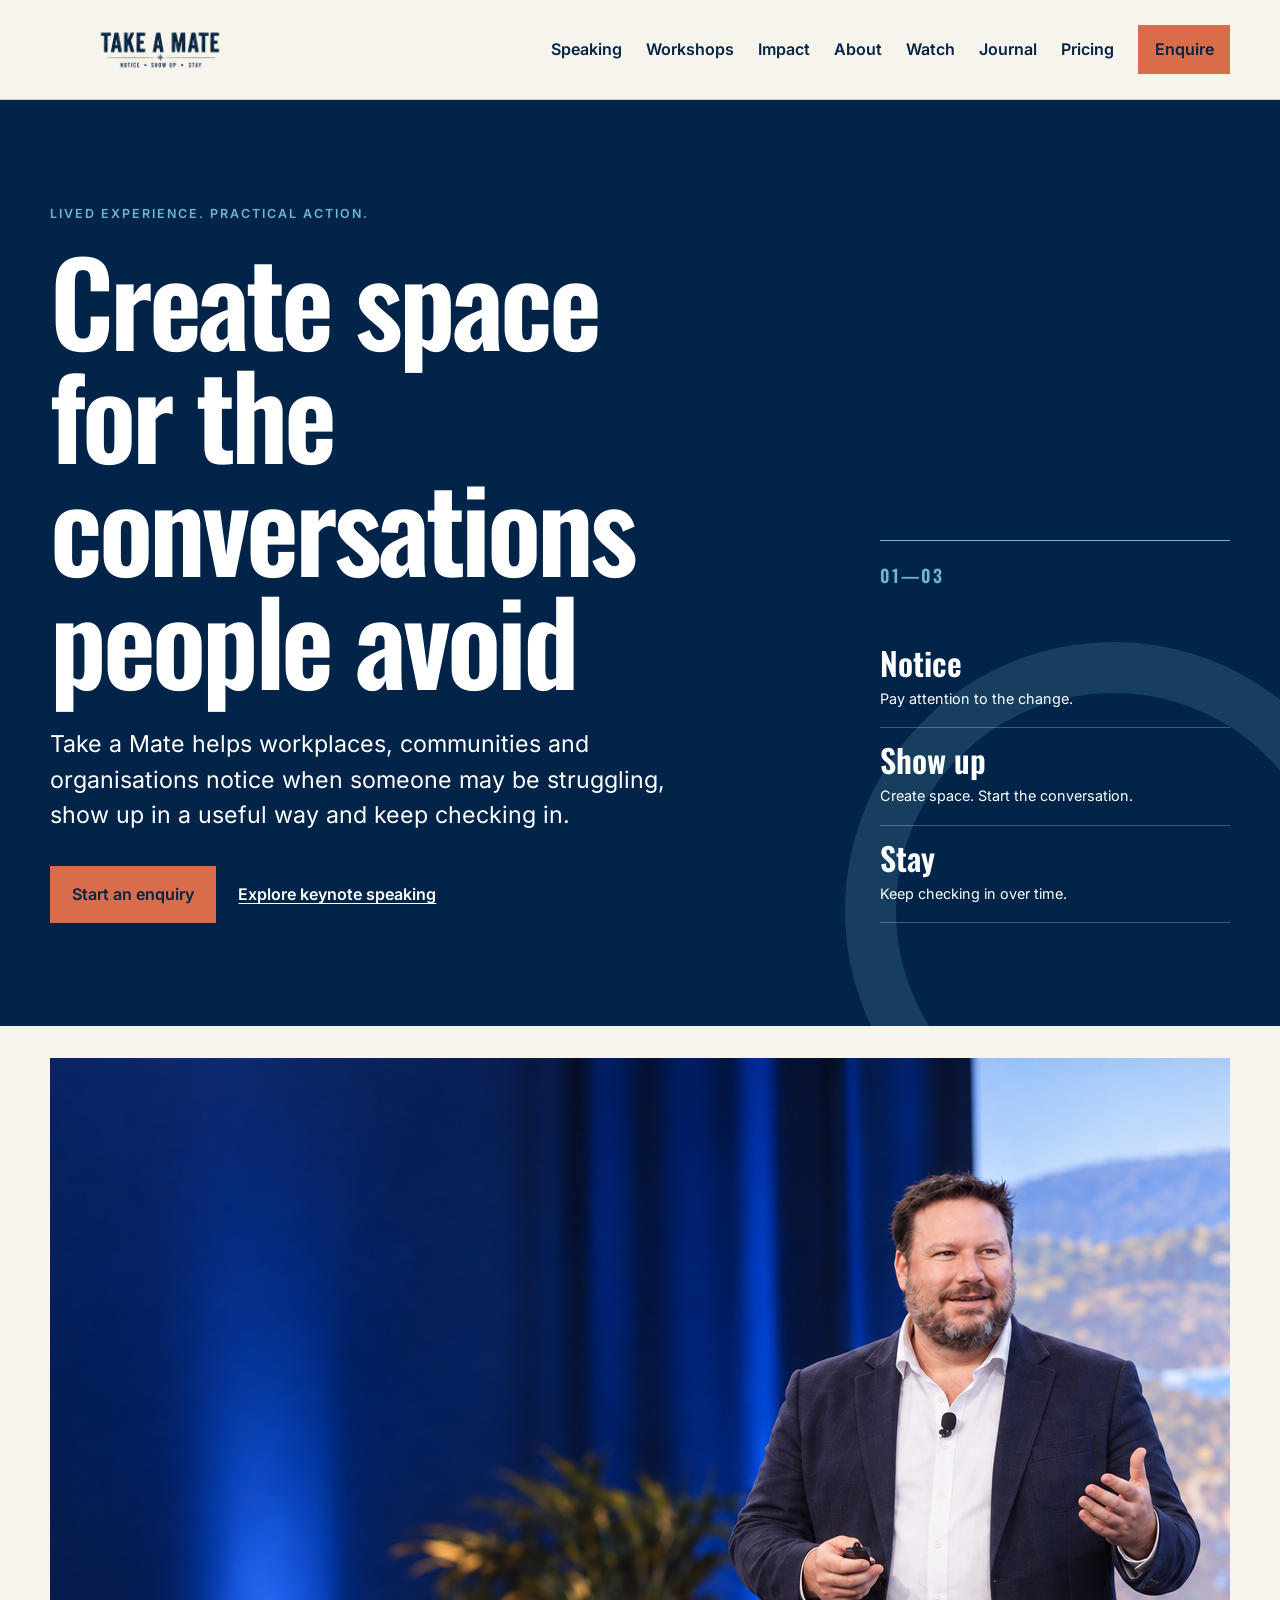
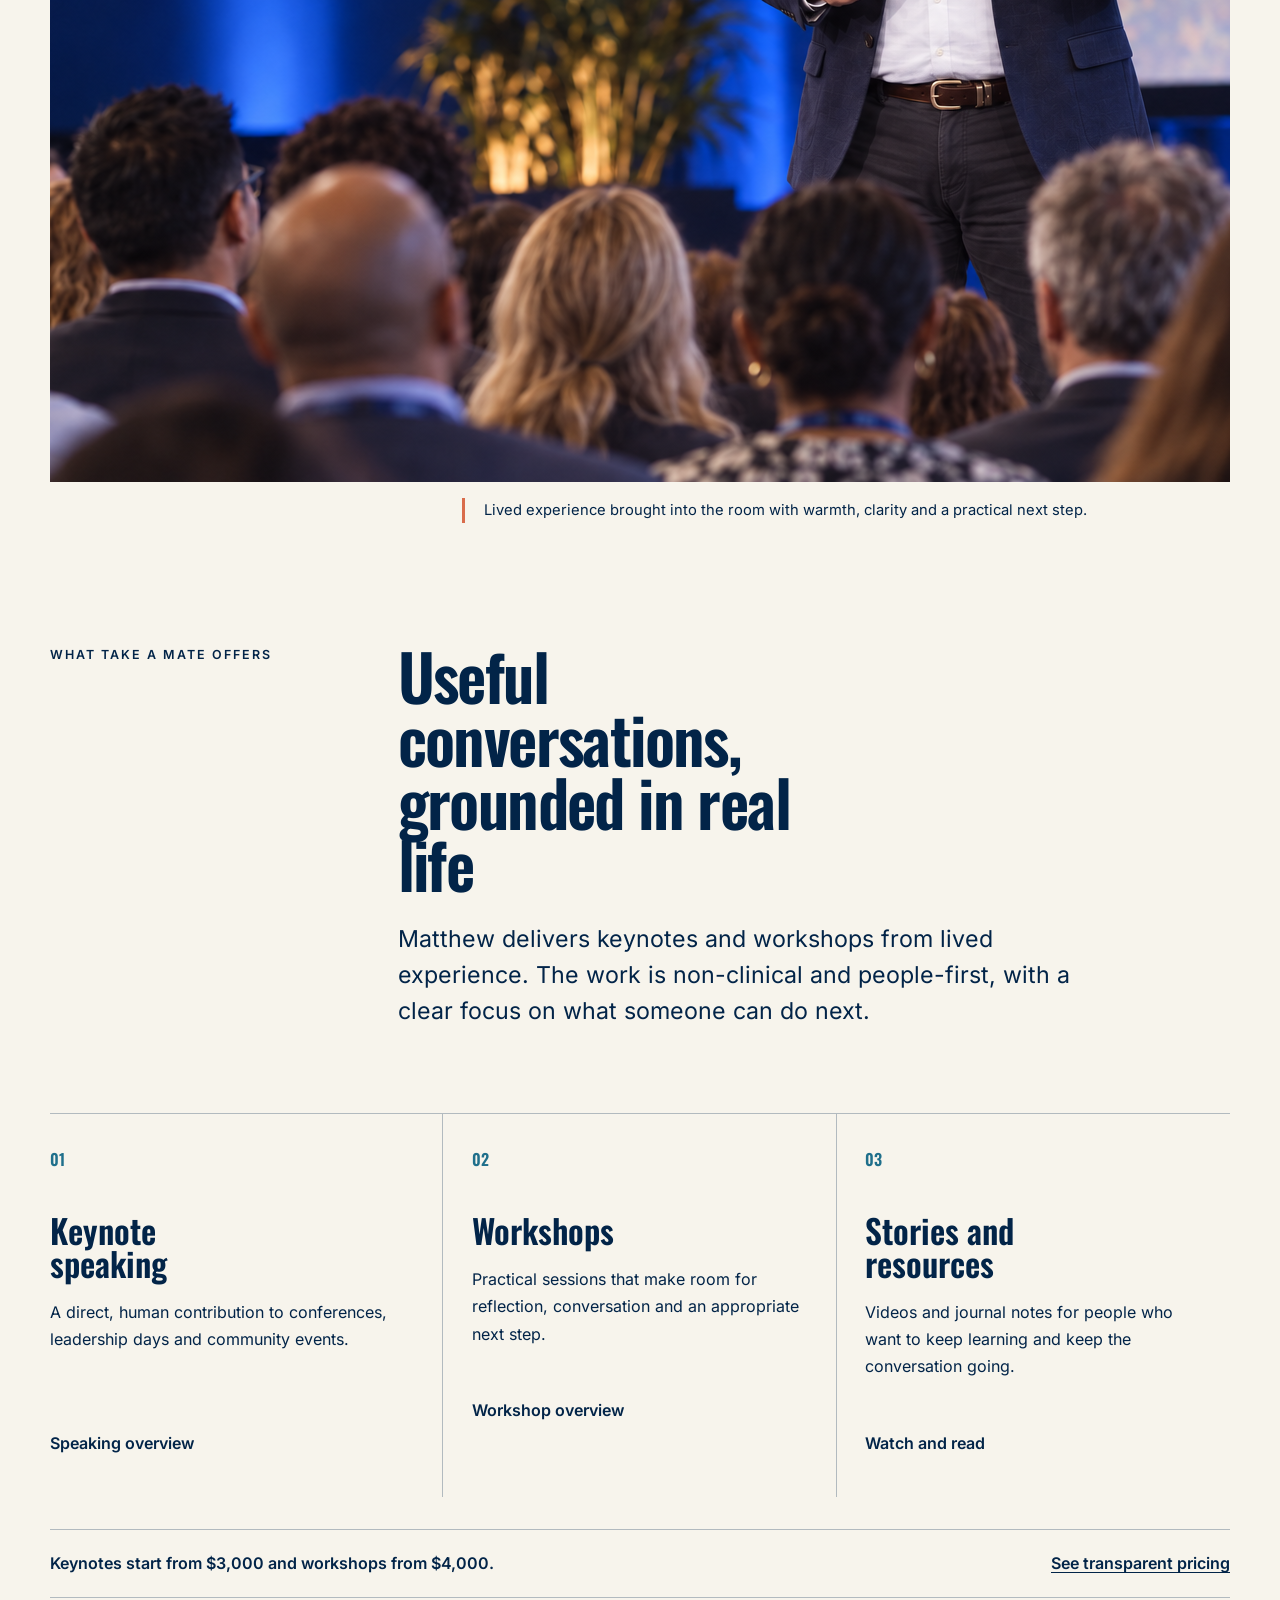
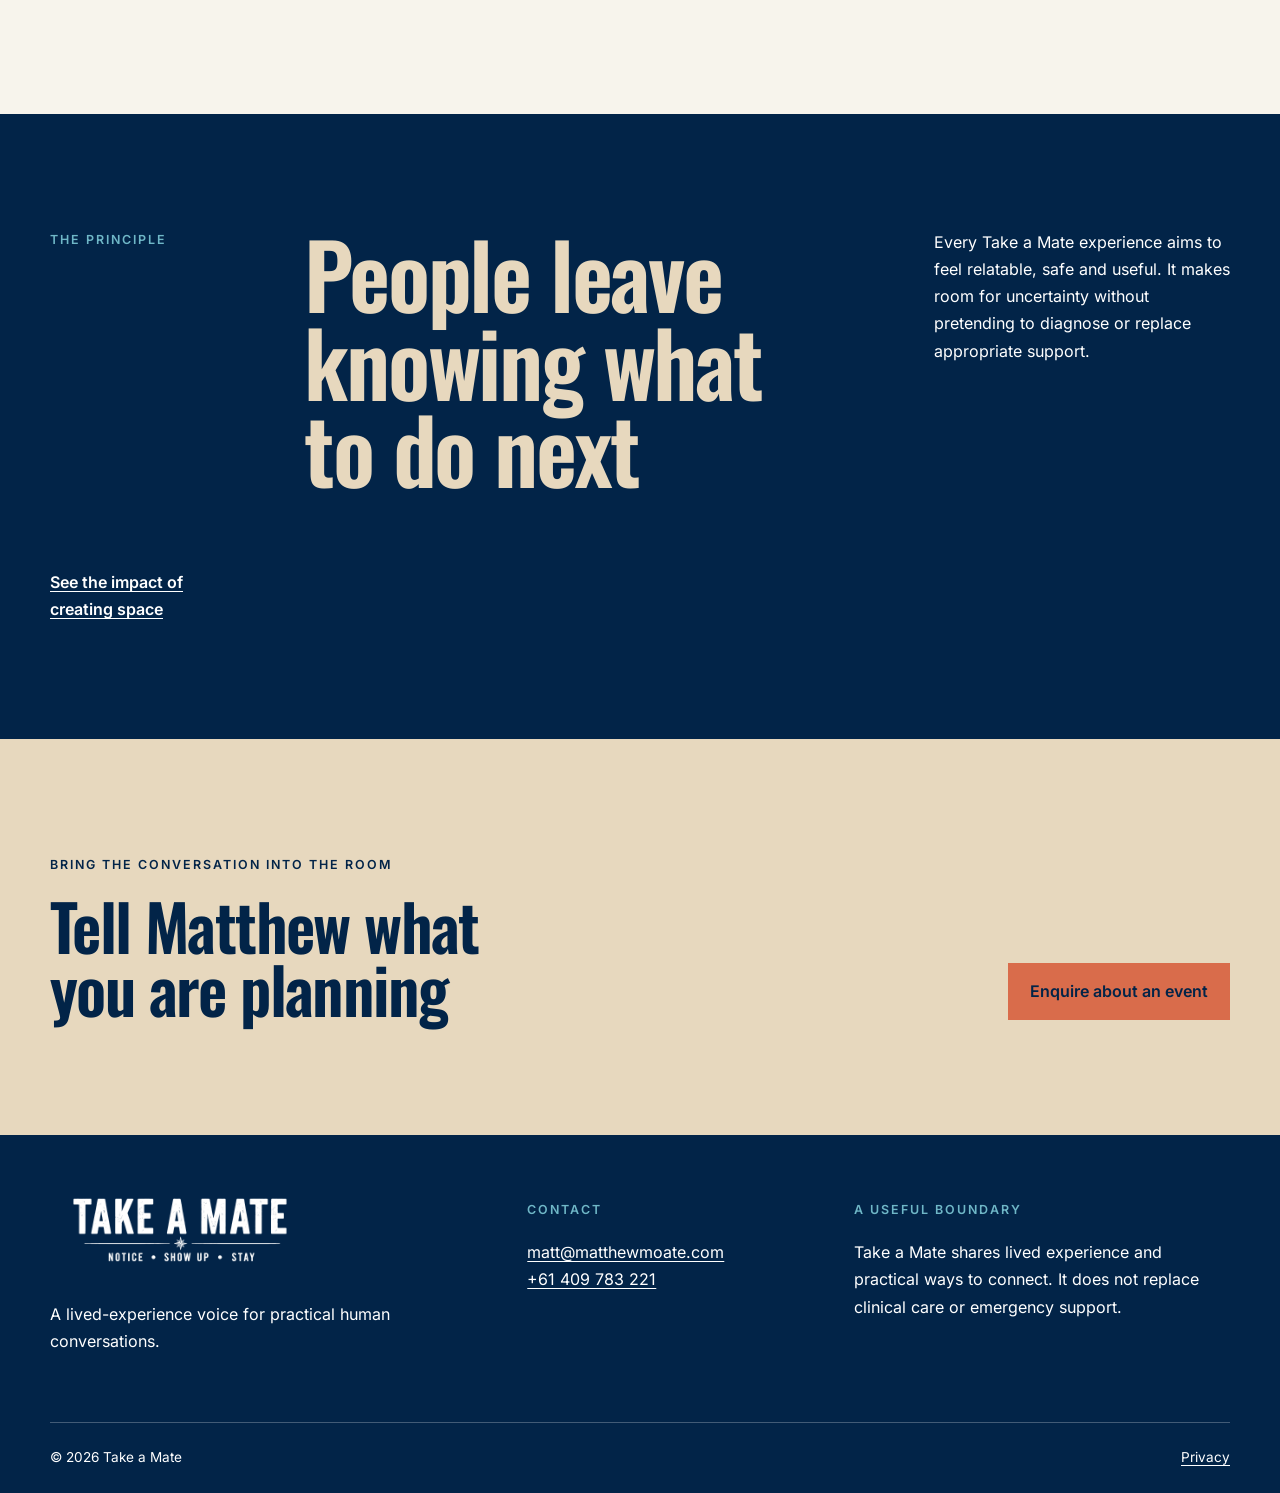
<file: index.html>
<!DOCTYPE html><html lang="en-AU"> <head><meta charset="UTF-8"><meta name="robots" content="noindex,nofollow"><meta name="viewport" content="width=device-width"><meta name="description" content="Lived-experience keynotes and practical workshops that help people notice, show up and stay connected."><meta name="theme-color" content="#022448"><meta name="generator" content="Astro v5.18.2"><link rel="canonical" href="https://takeamate.com.au/"><link rel="icon" type="image/png" href="/assets/take-a-mate-square.png"><meta property="og:type" content="website"><meta property="og:locale" content="en_AU"><meta property="og:site_name" content="Take a Mate"><meta property="og:title" content="Take a Mate"><meta property="og:description" content="Lived-experience keynotes and practical workshops that help people notice, show up and stay connected."><meta property="og:url" content="https://takeamate.com.au/"><meta name="twitter:card" content="summary"><meta name="twitter:title" content="Take a Mate"><meta name="twitter:description" content="Lived-experience keynotes and practical workshops that help people notice, show up and stay connected."><title>Take a Mate</title><link rel="stylesheet" href="/_astro/about.ClaWPKNk.css"></head> <body> <a class="skip-link" href="#main-content">Skip to content</a> <header class="site-header" data-header> <div class="shell header-inner"> <a class="brand" href="/" aria-label="Take a Mate home"> <img src="/assets/take-a-mate-horizontal.png" alt="Take a Mate - Notice, Show Up, Stay." width="2400" height="1200"> </a> <button class="menu-button" type="button" aria-expanded="false" aria-controls="site-nav" data-menu-button> <span class="sr-only">Open navigation</span> <span aria-hidden="true"></span><span aria-hidden="true"></span><span aria-hidden="true"></span> </button> <nav id="site-nav" class="site-nav" aria-label="Main navigation" data-nav> <ul> <li><a href="/speaking/">Speaking</a></li><li><a href="/workshops/">Workshops</a></li><li><a href="/impact/">Impact</a></li><li><a href="/about/">About</a></li><li><a href="/watch/">Watch</a></li><li><a href="/journal/">Journal</a></li><li><a href="/pricing/">Pricing</a></li> </ul> <a class="button button-small" href="/contact/">Enquire</a> </nav> </div> </header> <script type="module">const t=document.querySelector("[data-menu-button]"),n=document.querySelector("[data-nav]");t?.addEventListener("click",()=>{const e=t.getAttribute("aria-expanded")==="true";t.setAttribute("aria-expanded",String(!e)),n?.toggleAttribute("data-open",!e),t.querySelector(".sr-only").textContent=e?"Open navigation":"Close navigation"});</script> <main id="main-content"> <section class="hero home-hero"> <div class="shell hero-grid"> <div> <p class="eyebrow">Lived experience. Practical action.</p> <h1>Create space for the conversations people avoid</h1> <p class="lede">Take a Mate helps workplaces, communities and organisations notice when someone may be struggling, show up in a useful way and keep checking in.</p> <div class="actions"> <a class="button" href="/contact/">Start an enquiry</a> <a class="text-link" href="/speaking/">Explore keynote speaking</a> </div> </div> <div class="hero-note" aria-label="Take a Mate approach"> <p class="hero-number" aria-hidden="true">01—03</p> <ol class="approach-list"> <li><span>Notice</span><small>Pay attention to the change.</small></li> <li><span>Show up</span><small>Create space. Start the conversation.</small></li> <li><span>Stay</span><small>Keep checking in over time.</small></li> </ol> </div> </div> </section> <section class="photo-feature" aria-label="Lived experience brought into the room with warmth, clarity and a practical next step."> <div class="shell"> <figure> <img src="/assets/photos/matthew-keynote-stage.png" alt="Matthew Moate speaking to a conference audience" width="1536" height="1024" loading="eager" fetchpriority="high" decoding="async"> <figcaption>Lived experience brought into the room with warmth, clarity and a practical next step.</figcaption> </figure> </div> </section> <section class="section"> <div class="shell split-intro"> <p class="eyebrow">What Take a Mate offers</p> <div> <h2>Useful conversations, grounded in real life</h2> <p class="lede">Matthew delivers keynotes and workshops from lived experience. The work is non-clinical and people-first, with a clear focus on what someone can do next.</p> </div> </div> <div class="shell offer-grid"> <a class="offer-card" href="/speaking/"> <span class="card-index">01</span> <h3>Keynote speaking</h3> <p>A direct, human contribution to conferences, leadership days and community events.</p> <span class="text-link">Speaking overview</span> </a> <a class="offer-card" href="/workshops/"> <span class="card-index">02</span> <h3>Workshops</h3> <p>Practical sessions that make room for reflection, conversation and an appropriate next step.</p> <span class="text-link">Workshop overview</span> </a> <a class="offer-card" href="/watch/"> <span class="card-index">03</span> <h3>Stories and resources</h3> <p>Videos and journal notes for people who want to keep learning and keep the conversation going.</p> <span class="text-link">Watch and read</span> </a> </div> <div class="shell pricing-prompt"> <p>Keynotes start from $3,000 and workshops from $4,000.</p> <a class="text-link" href="/pricing/">See transparent pricing</a> </div> </section> <section class="section section-navy"> <div class="shell statement"> <p class="eyebrow">The principle</p> <h2>People leave knowing what to do next</h2> <p>Every Take a Mate experience aims to feel relatable, safe and useful. It makes room for uncertainty without pretending to diagnose or replace appropriate support.</p> <a class="text-link" href="/impact/">See the impact of creating space</a> </div> </section> <section class="section section-cta"> <div class="shell cta-row"> <div> <p class="eyebrow">Bring the conversation into the room</p> <h2>Tell Matthew what you are planning</h2> </div> <a class="button" href="/contact/">Enquire about an event</a> </div> </section> </main> <footer class="site-footer"> <div class="shell footer-grid"> <div> <img class="footer-mark" src="/assets/take-a-mate-horizontal-white.png" alt="Take a Mate - Notice, Show Up, Stay." width="2400" height="1200"> <p>A lived-experience voice for practical human conversations.</p> </div> <div> <p class="eyebrow">Contact</p> <a href="mailto:matt@matthewmoate.com">matt@matthewmoate.com</a><br> <a href="tel:+61409783221">+61 409 783 221</a> </div> <div> <p class="eyebrow">A useful boundary</p> <p>Take a Mate shares lived experience and practical ways to connect. It does not replace clinical care or emergency support.</p> </div> </div> <div class="shell footer-base"> <span>© 2026 Take a Mate</span> <a href="/privacy/">Privacy</a> </div> </footer> </body></html>
</file>
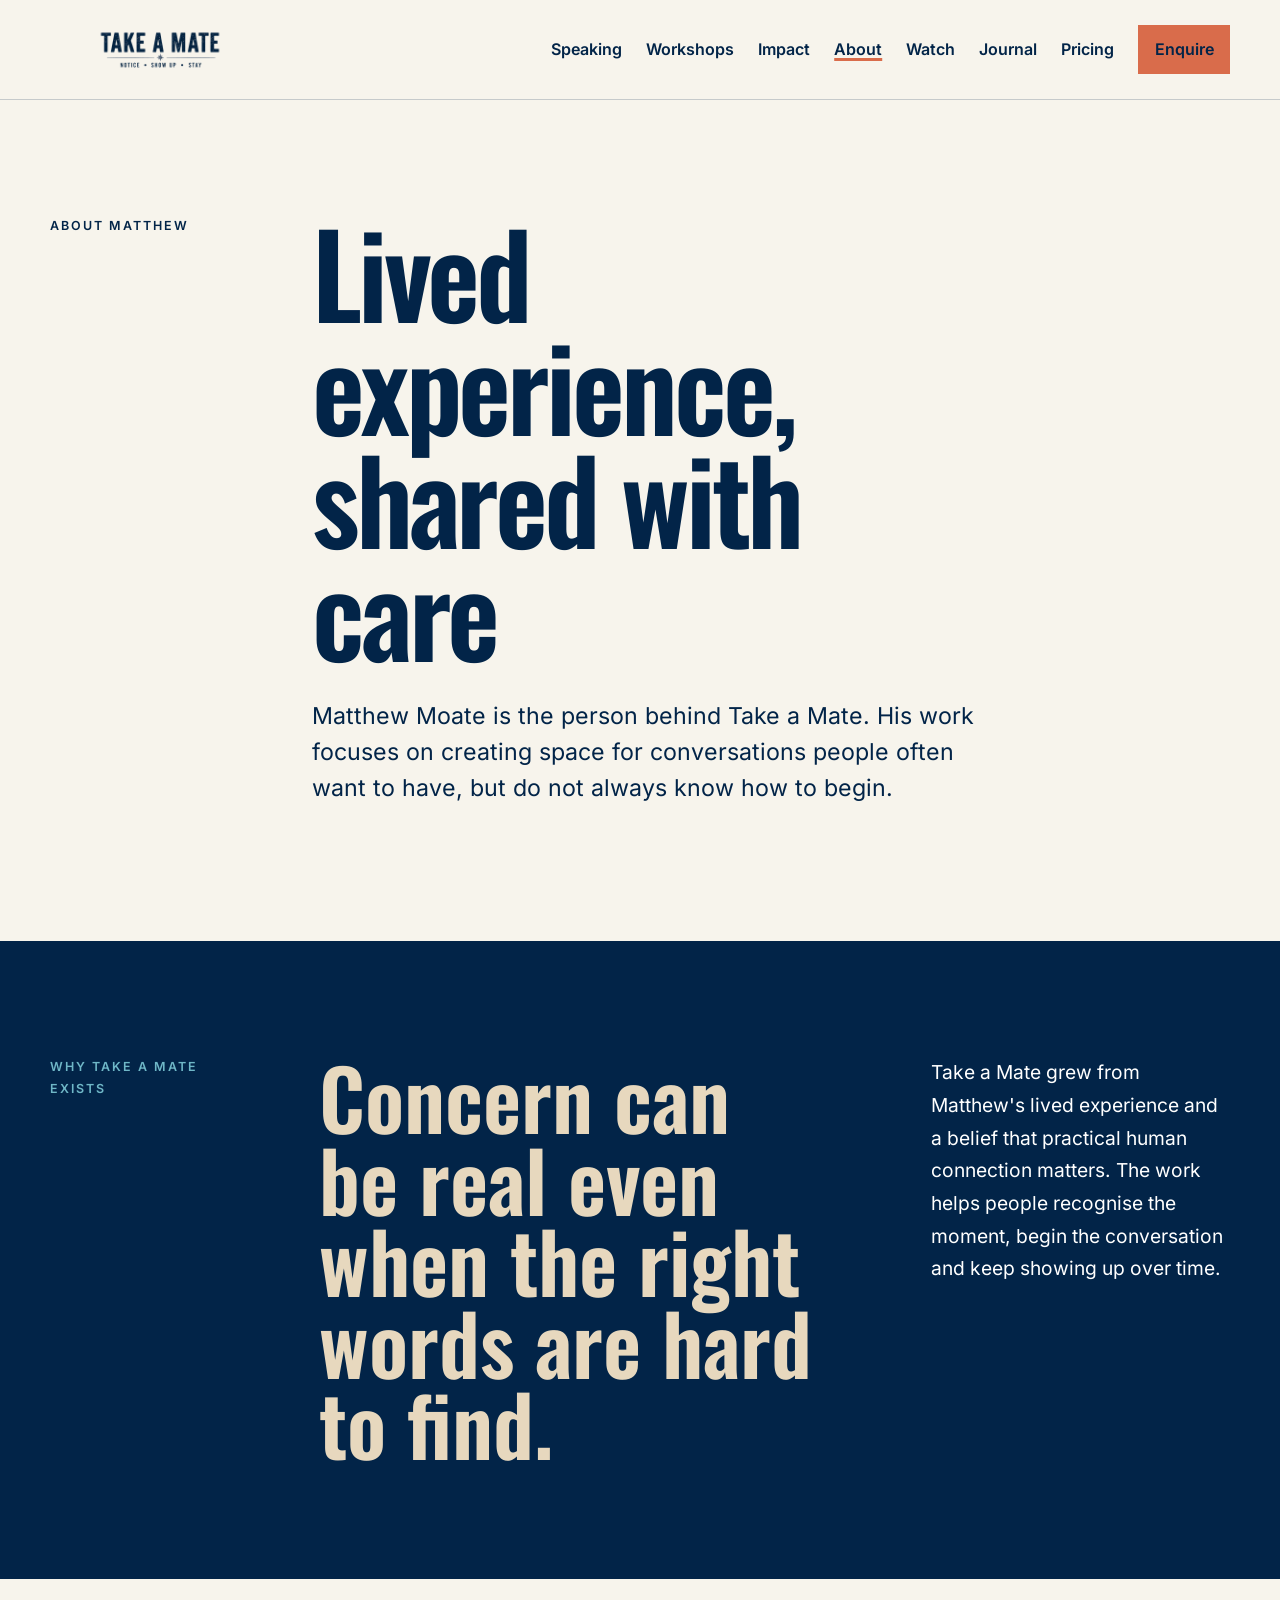
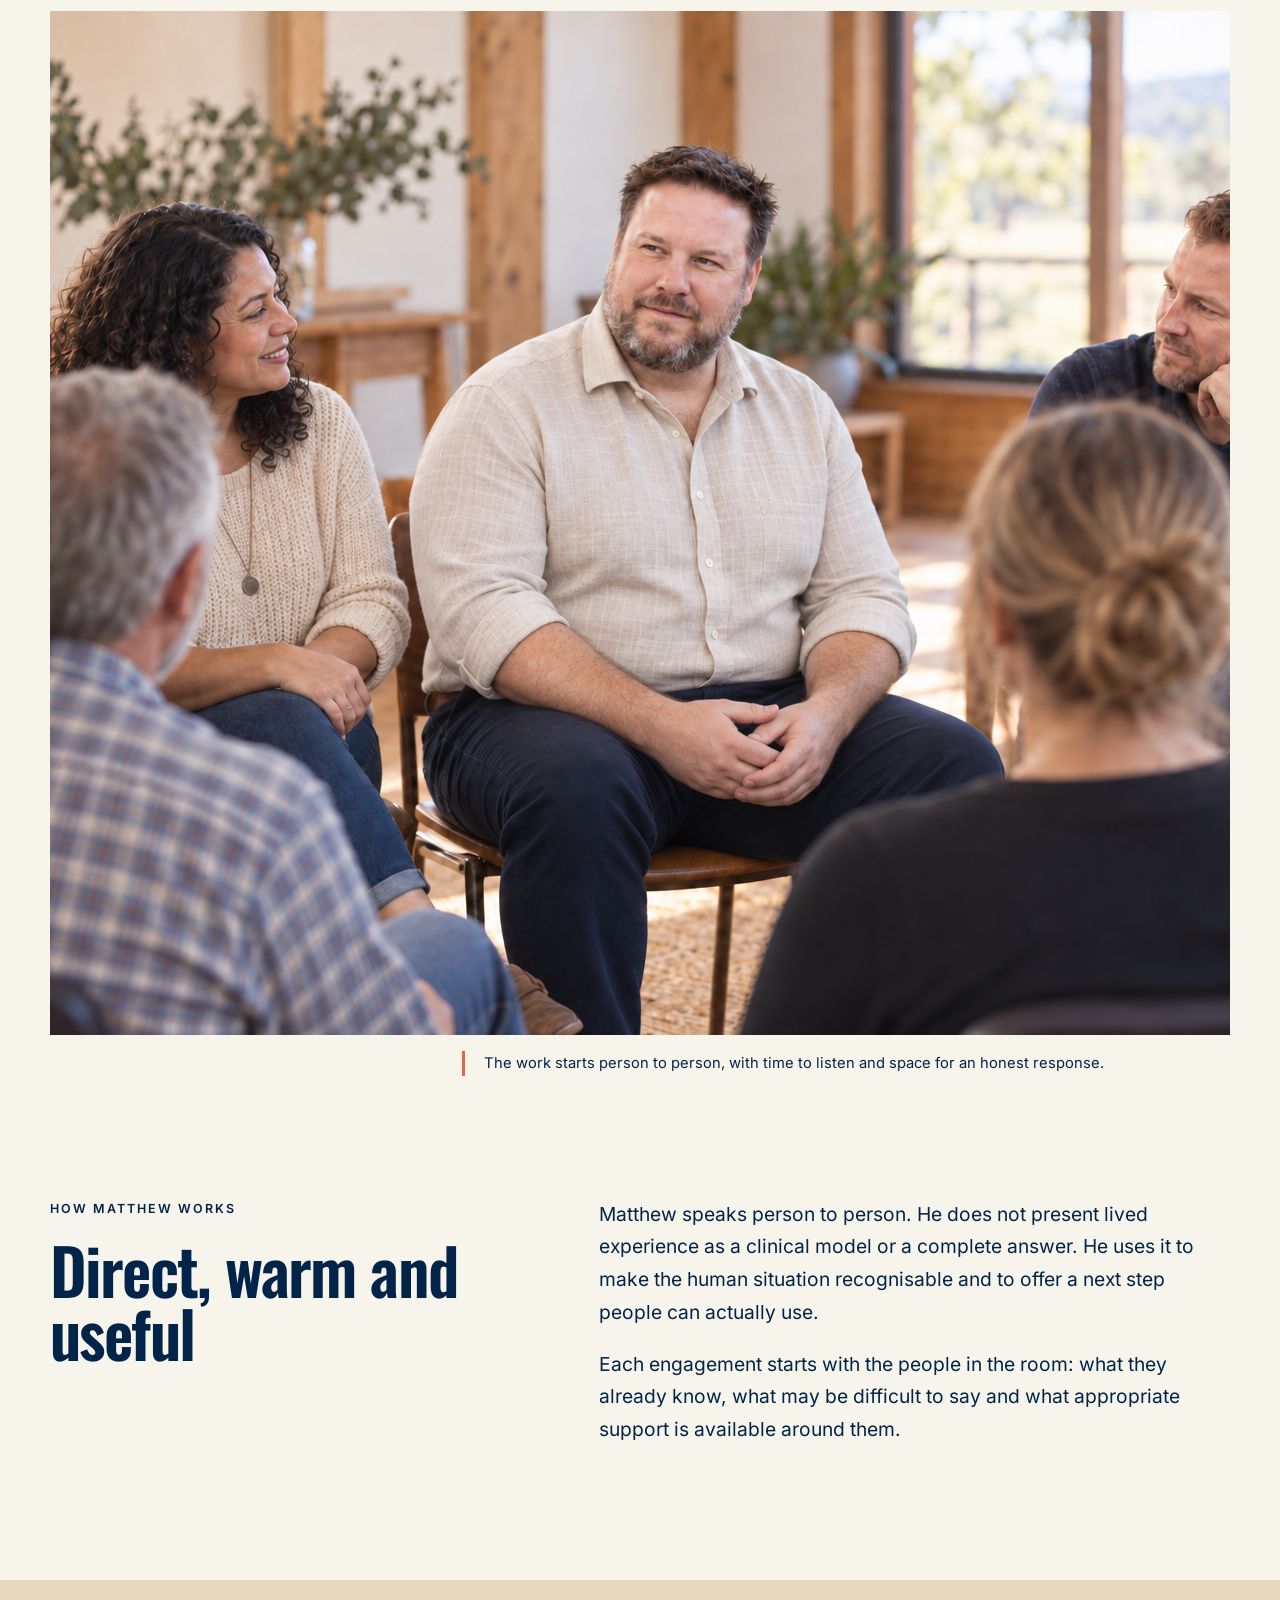
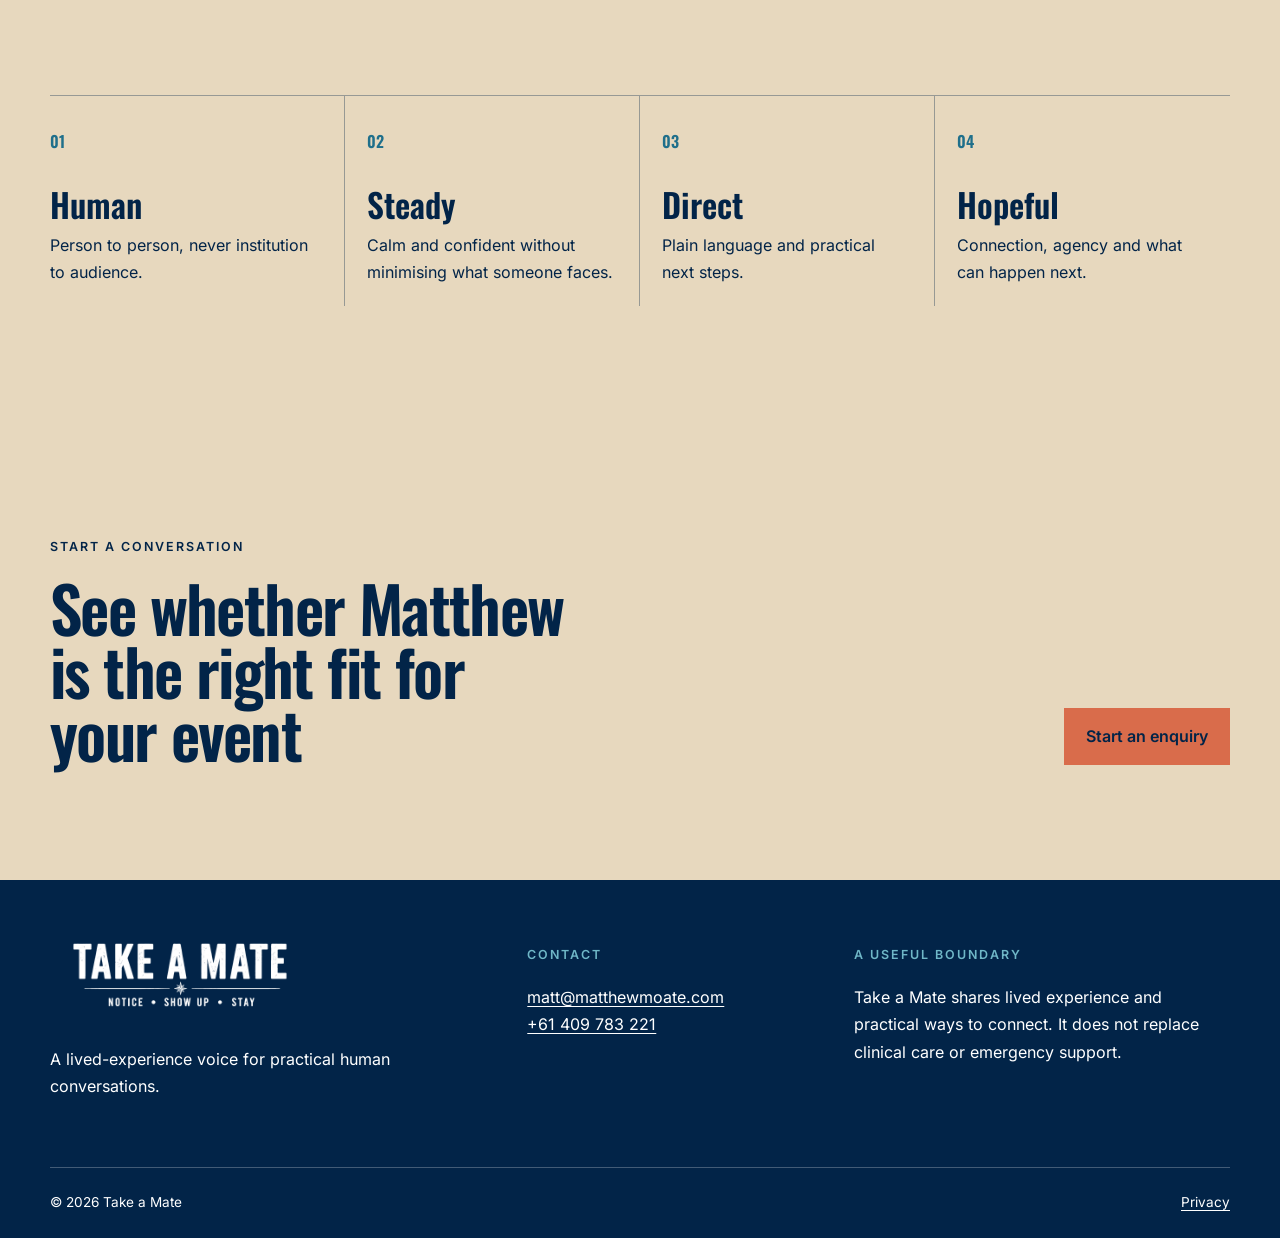
<file: about/index.html>
<!DOCTYPE html><html lang="en-AU"> <head><meta charset="UTF-8"><meta name="robots" content="noindex,nofollow"><meta name="viewport" content="width=device-width"><meta name="description" content="Meet Matthew Moate, the lived-experience speaker behind Take a Mate."><meta name="theme-color" content="#022448"><meta name="generator" content="Astro v5.18.2"><link rel="canonical" href="https://takeamate.com.au/about/"><link rel="icon" type="image/png" href="/assets/take-a-mate-square.png"><meta property="og:type" content="website"><meta property="og:locale" content="en_AU"><meta property="og:site_name" content="Take a Mate"><meta property="og:title" content="About Matthew | Take a Mate"><meta property="og:description" content="Meet Matthew Moate, the lived-experience speaker behind Take a Mate."><meta property="og:url" content="https://takeamate.com.au/about/"><meta name="twitter:card" content="summary"><meta name="twitter:title" content="About Matthew | Take a Mate"><meta name="twitter:description" content="Meet Matthew Moate, the lived-experience speaker behind Take a Mate."><title>About Matthew | Take a Mate</title><link rel="stylesheet" href="/_astro/about.ClaWPKNk.css"></head> <body> <a class="skip-link" href="#main-content">Skip to content</a> <header class="site-header" data-header> <div class="shell header-inner"> <a class="brand" href="/" aria-label="Take a Mate home"> <img src="/assets/take-a-mate-horizontal.png" alt="Take a Mate - Notice, Show Up, Stay." width="2400" height="1200"> </a> <button class="menu-button" type="button" aria-expanded="false" aria-controls="site-nav" data-menu-button> <span class="sr-only">Open navigation</span> <span aria-hidden="true"></span><span aria-hidden="true"></span><span aria-hidden="true"></span> </button> <nav id="site-nav" class="site-nav" aria-label="Main navigation" data-nav> <ul> <li><a href="/speaking/">Speaking</a></li><li><a href="/workshops/">Workshops</a></li><li><a href="/impact/">Impact</a></li><li><a href="/about/" aria-current="page">About</a></li><li><a href="/watch/">Watch</a></li><li><a href="/journal/">Journal</a></li><li><a href="/pricing/">Pricing</a></li> </ul> <a class="button button-small" href="/contact/">Enquire</a> </nav> </div> </header> <script type="module">const t=document.querySelector("[data-menu-button]"),n=document.querySelector("[data-nav]");t?.addEventListener("click",()=>{const e=t.getAttribute("aria-expanded")==="true";t.setAttribute("aria-expanded",String(!e)),n?.toggleAttribute("data-open",!e),t.querySelector(".sr-only").textContent=e?"Open navigation":"Close navigation"});</script> <main id="main-content"> <section class="page-hero page-hero-light"> <div class="shell page-hero-grid"> <p class="eyebrow">About Matthew</p> <div> <h1>Lived experience, shared with care</h1> <p class="lede">Matthew Moate is the person behind Take a Mate. His work focuses on creating space for conversations people often want to have, but do not always know how to begin.</p> </div> </div> </section> <section class="section section-navy"> <div class="shell about-statement"> <p class="eyebrow">Why Take a Mate exists</p> <p class="display-quote">Concern can be real even when the right words are hard to find.</p> <div class="prose-large"> <p>Take a Mate grew from Matthew's lived experience and a belief that practical human connection matters. The work helps people recognise the moment, begin the conversation and keep showing up over time.</p> </div> </div> </section> <section class="photo-feature" aria-label="The work starts person to person, with time to listen and space for an honest response."> <div class="shell"> <figure> <img src="/assets/photos/matthew-group-conversation.png" alt="Matthew Moate in conversation with a small group" width="1536" height="1024" loading="lazy" fetchpriority="auto" decoding="async"> <figcaption>The work starts person to person, with time to listen and space for an honest response.</figcaption> </figure> </div> </section> <section class="section"> <div class="shell editorial-grid"> <div> <p class="eyebrow">How Matthew works</p> <h2>Direct, warm and useful</h2> </div> <div class="prose-large"> <p>Matthew speaks person to person. He does not present lived experience as a clinical model or a complete answer. He uses it to make the human situation recognisable and to offer a next step people can actually use.</p> <p>Each engagement starts with the people in the room: what they already know, what may be difficult to say and what appropriate support is available around them.</p> </div> </div> </section> <section class="section section-sand"> <div class="shell principles-grid"> <div><span>01</span><h3>Human</h3><p>Person to person, never institution to audience.</p></div> <div><span>02</span><h3>Steady</h3><p>Calm and confident without minimising what someone faces.</p></div> <div><span>03</span><h3>Direct</h3><p>Plain language and practical next steps.</p></div> <div><span>04</span><h3>Hopeful</h3><p>Connection, agency and what can happen next.</p></div> </div> </section> <section class="section section-cta"> <div class="shell cta-row"> <div> <p class="eyebrow">Start a conversation</p> <h2>See whether Matthew is the right fit for your event</h2> </div> <a class="button" href="/contact/">Start an enquiry</a> </div> </section> </main> <footer class="site-footer"> <div class="shell footer-grid"> <div> <img class="footer-mark" src="/assets/take-a-mate-horizontal-white.png" alt="Take a Mate - Notice, Show Up, Stay." width="2400" height="1200"> <p>A lived-experience voice for practical human conversations.</p> </div> <div> <p class="eyebrow">Contact</p> <a href="mailto:matt@matthewmoate.com">matt@matthewmoate.com</a><br> <a href="tel:+61409783221">+61 409 783 221</a> </div> <div> <p class="eyebrow">A useful boundary</p> <p>Take a Mate shares lived experience and practical ways to connect. It does not replace clinical care or emergency support.</p> </div> </div> <div class="shell footer-base"> <span>© 2026 Take a Mate</span> <a href="/privacy/">Privacy</a> </div> </footer> </body></html>
</file>
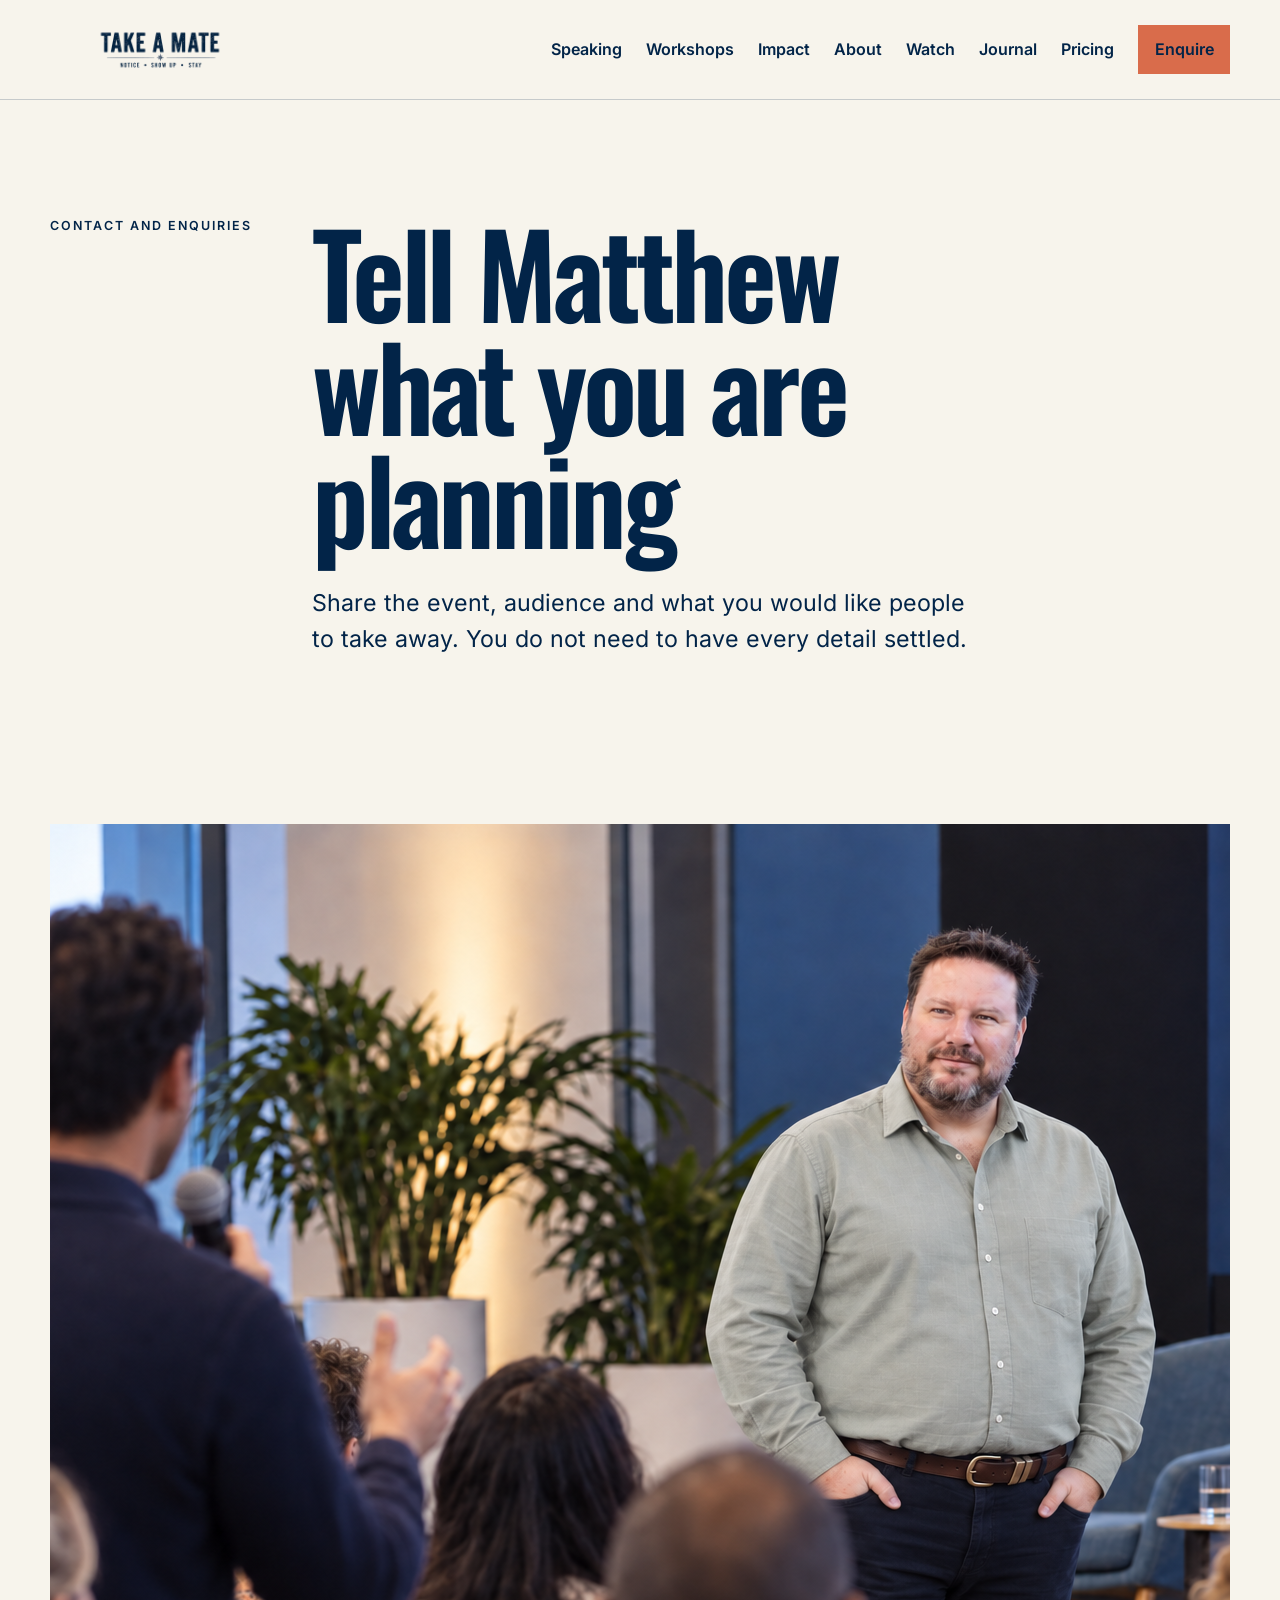
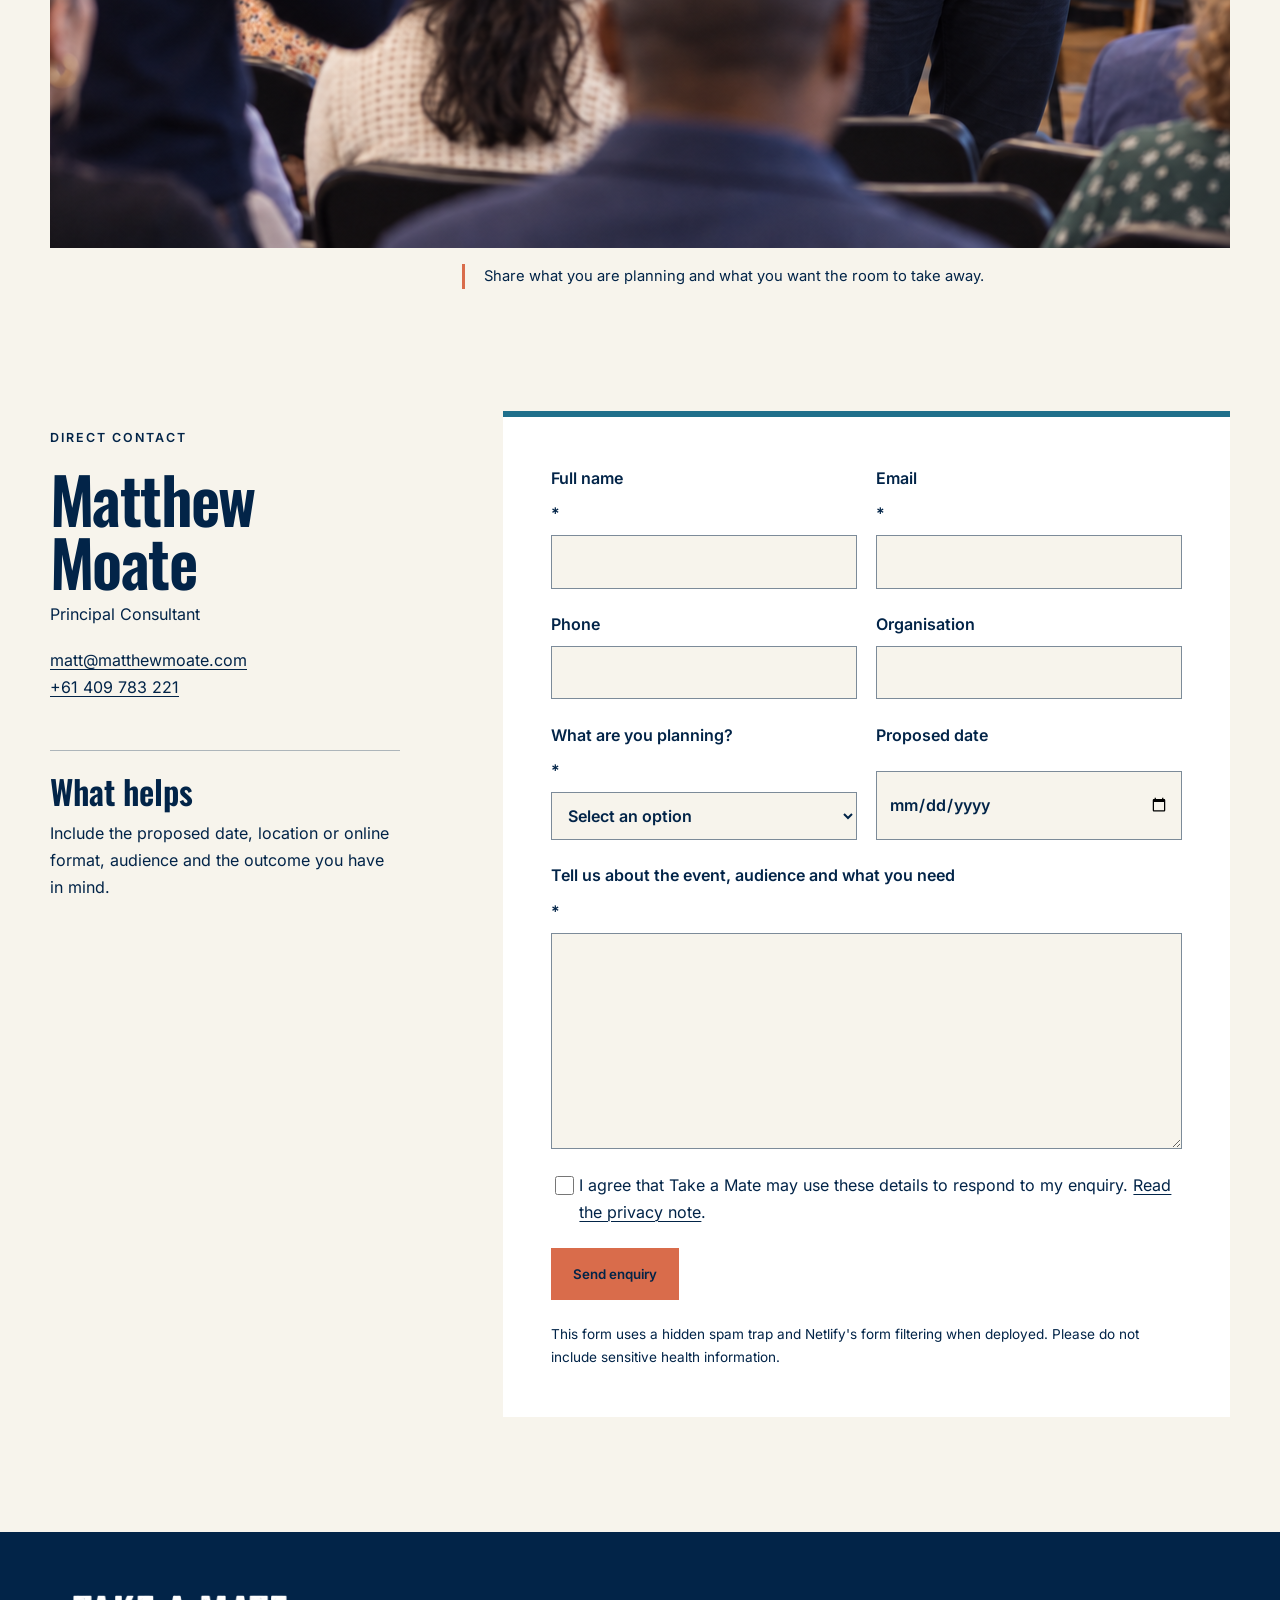
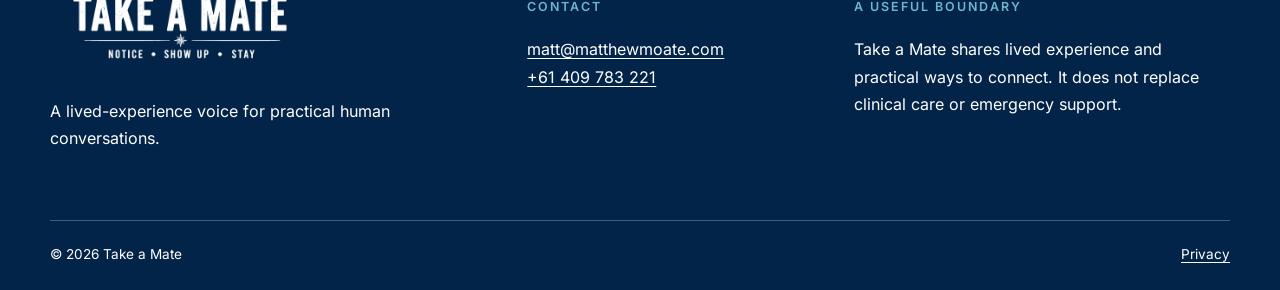
<file: contact/index.html>
<!DOCTYPE html><html lang="en-AU"> <head><meta charset="UTF-8"><meta name="robots" content="noindex,nofollow"><meta name="viewport" content="width=device-width"><meta name="description" content="Enquire about Take a Mate keynote speaking, workshops and bespoke group fishing experiences with Matthew Moate."><meta name="theme-color" content="#022448"><meta name="generator" content="Astro v5.18.2"><link rel="canonical" href="https://takeamate.com.au/contact/"><link rel="icon" type="image/png" href="/assets/take-a-mate-square.png"><meta property="og:type" content="website"><meta property="og:locale" content="en_AU"><meta property="og:site_name" content="Take a Mate"><meta property="og:title" content="Contact and enquiries | Take a Mate"><meta property="og:description" content="Enquire about Take a Mate keynote speaking, workshops and bespoke group fishing experiences with Matthew Moate."><meta property="og:url" content="https://takeamate.com.au/contact/"><meta name="twitter:card" content="summary"><meta name="twitter:title" content="Contact and enquiries | Take a Mate"><meta name="twitter:description" content="Enquire about Take a Mate keynote speaking, workshops and bespoke group fishing experiences with Matthew Moate."><title>Contact and enquiries | Take a Mate</title><link rel="stylesheet" href="/_astro/about.ClaWPKNk.css"></head> <body> <a class="skip-link" href="#main-content">Skip to content</a> <header class="site-header" data-header> <div class="shell header-inner"> <a class="brand" href="/" aria-label="Take a Mate home"> <img src="/assets/take-a-mate-horizontal.png" alt="Take a Mate - Notice, Show Up, Stay." width="2400" height="1200"> </a> <button class="menu-button" type="button" aria-expanded="false" aria-controls="site-nav" data-menu-button> <span class="sr-only">Open navigation</span> <span aria-hidden="true"></span><span aria-hidden="true"></span><span aria-hidden="true"></span> </button> <nav id="site-nav" class="site-nav" aria-label="Main navigation" data-nav> <ul> <li><a href="/speaking/">Speaking</a></li><li><a href="/workshops/">Workshops</a></li><li><a href="/impact/">Impact</a></li><li><a href="/about/">About</a></li><li><a href="/watch/">Watch</a></li><li><a href="/journal/">Journal</a></li><li><a href="/pricing/">Pricing</a></li> </ul> <a class="button button-small" href="/contact/">Enquire</a> </nav> </div> </header> <script type="module">const t=document.querySelector("[data-menu-button]"),n=document.querySelector("[data-nav]");t?.addEventListener("click",()=>{const e=t.getAttribute("aria-expanded")==="true";t.setAttribute("aria-expanded",String(!e)),n?.toggleAttribute("data-open",!e),t.querySelector(".sr-only").textContent=e?"Open navigation":"Close navigation"});</script> <main id="main-content"> <section class="page-hero page-hero-light"> <div class="shell page-hero-grid"> <p class="eyebrow">Contact and enquiries</p> <div> <h1>Tell Matthew what you are planning</h1> <p class="lede">Share the event, audience and what you would like people to take away. You do not need to have every detail settled.</p> </div> </div> </section> <section class="photo-feature" aria-label="Share what you are planning and what you want the room to take away."> <div class="shell"> <figure> <img src="/assets/photos/matthew-audience-question.png" alt="Matthew Moate listening to a question from an audience member" width="1536" height="1024" loading="lazy" fetchpriority="auto" decoding="async"> <figcaption>Share what you are planning and what you want the room to take away.</figcaption> </figure> </div> </section> <section class="section contact-section"> <div class="shell contact-grid"> <aside> <p class="eyebrow">Direct contact</p> <h2>Matthew Moate</h2> <p>Principal Consultant</p> <p><a href="mailto:matt@matthewmoate.com">matt@matthewmoate.com</a><br><a href="tel:+61409783221">+61 409 783 221</a></p> <div class="form-note"> <h3>What helps</h3> <p>Include the proposed date, location or online format, audience and the outcome you have in mind.</p> </div> </aside> <form class="enquiry-form" name="enquiry" method="POST" action="/thanks/" data-netlify="true" netlify-honeypot="company-website"> <input type="hidden" name="form-name" value="enquiry"> <p class="honeypot" aria-hidden="true"> <label>Leave this field empty <input name="company-website" tabindex="-1" autocomplete="off"></label> </p> <div class="field-row"> <label>Full name <span aria-hidden="true">*</span><input type="text" name="name" autocomplete="name" required></label> <label>Email <span aria-hidden="true">*</span><input type="email" name="email" autocomplete="email" required></label> </div> <div class="field-row"> <label>Phone <input type="tel" name="phone" autocomplete="tel"></label> <label>Organisation <input type="text" name="organisation" autocomplete="organization"></label> </div> <div class="field-row"> <label>What are you planning? <span aria-hidden="true">*</span> <select name="engagement" required> <option value="">Select an option</option> <option>Keynote speaking</option> <option>Workshop</option> <option>Bespoke group fishing experience</option> <option>Partnership or other enquiry</option> </select> </label> <label>Proposed date <input type="date" name="proposed-date"></label> </div> <label>Tell us about the event, audience and what you need <span aria-hidden="true">*</span> <textarea name="message" rows="7" required></textarea> </label> <label class="consent"><input type="checkbox" name="privacy-consent" required> <span>I agree that Take a Mate may use these details to respond to my enquiry. <a href="/privacy/">Read the privacy note</a>.</span></label> <button class="button" type="submit">Send enquiry</button> <p class="form-help">This form uses a hidden spam trap and Netlify's form filtering when deployed. Please do not include sensitive health information.</p> </form> </div> </section> </main> <footer class="site-footer"> <div class="shell footer-grid"> <div> <img class="footer-mark" src="/assets/take-a-mate-horizontal-white.png" alt="Take a Mate - Notice, Show Up, Stay." width="2400" height="1200"> <p>A lived-experience voice for practical human conversations.</p> </div> <div> <p class="eyebrow">Contact</p> <a href="mailto:matt@matthewmoate.com">matt@matthewmoate.com</a><br> <a href="tel:+61409783221">+61 409 783 221</a> </div> <div> <p class="eyebrow">A useful boundary</p> <p>Take a Mate shares lived experience and practical ways to connect. It does not replace clinical care or emergency support.</p> </div> </div> <div class="shell footer-base"> <span>© 2026 Take a Mate</span> <a href="/privacy/">Privacy</a> </div> </footer> </body></html>
</file>
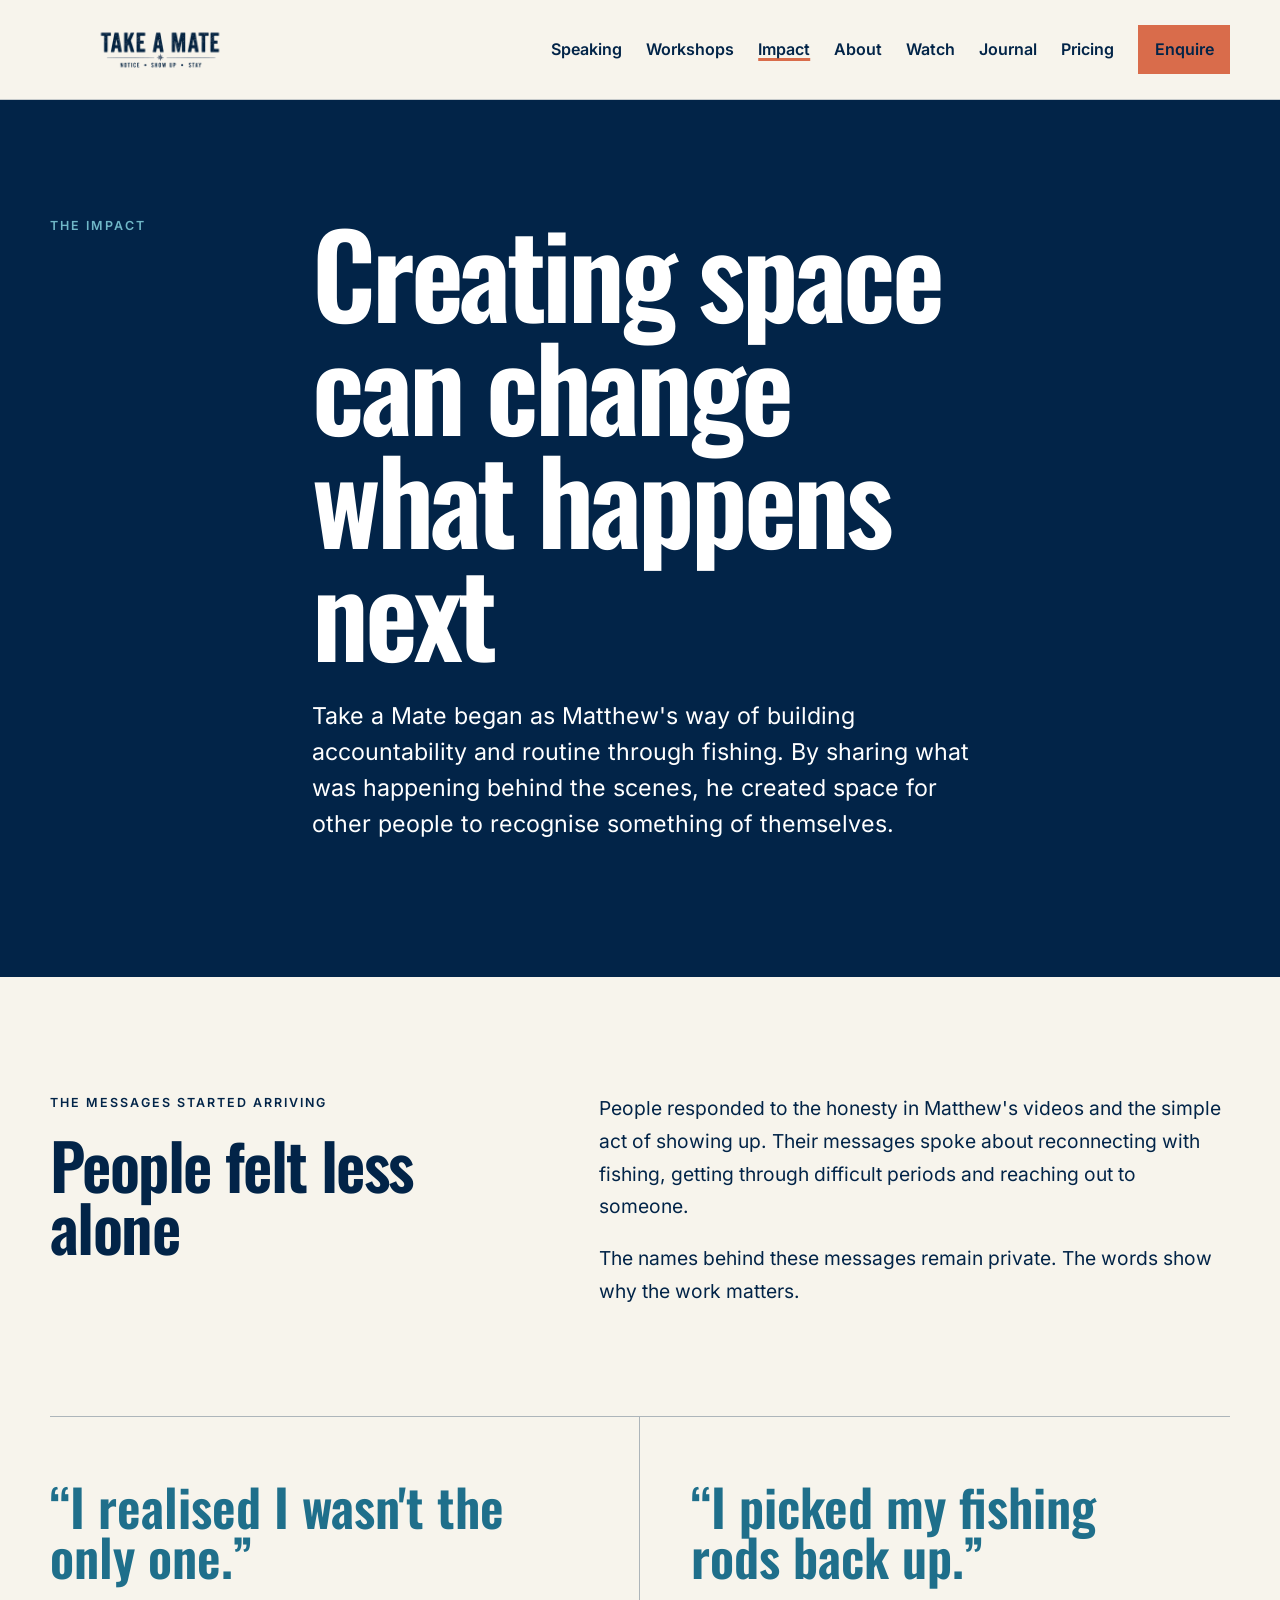
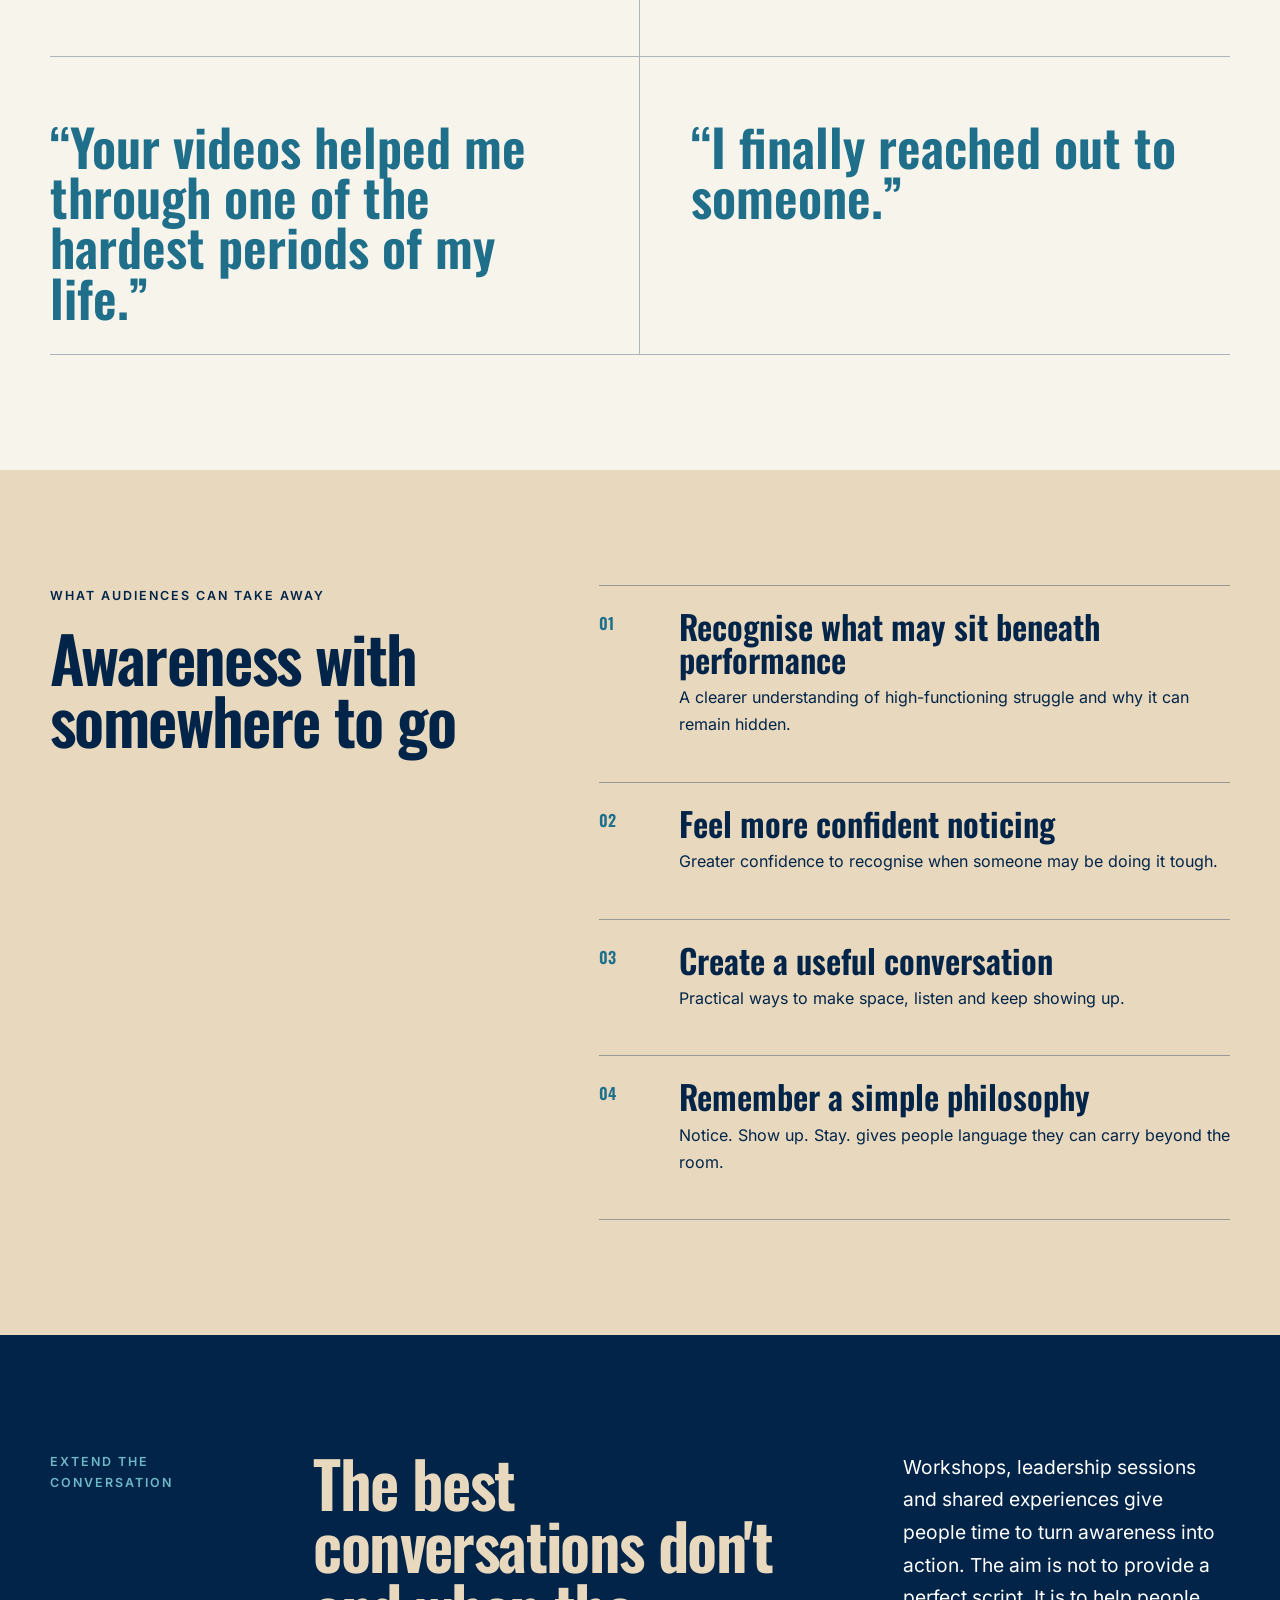
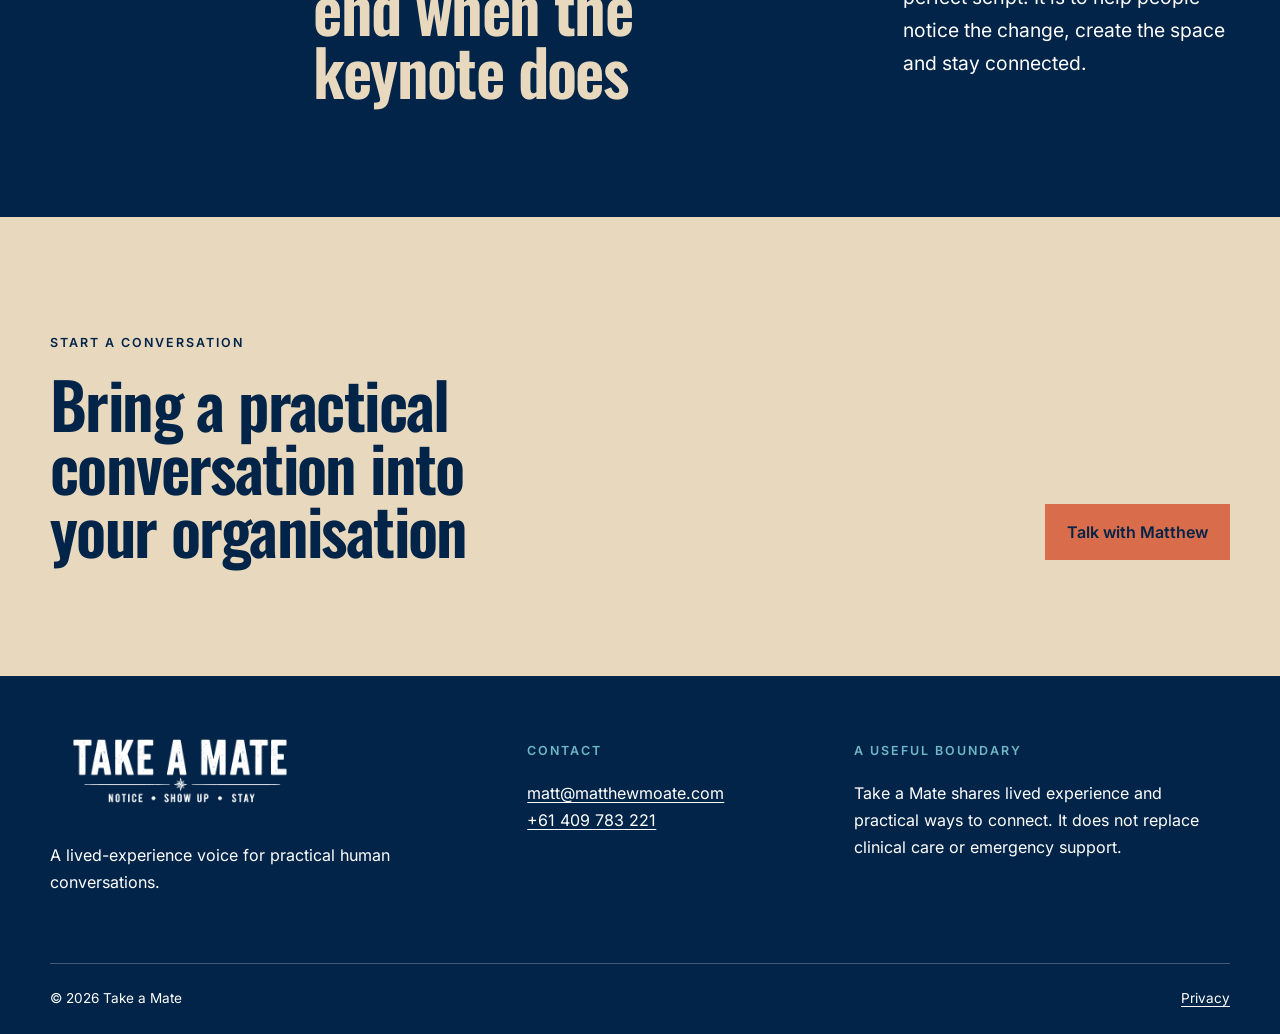
<file: impact/index.html>
<!DOCTYPE html><html lang="en-AU"> <head><meta charset="UTF-8"><meta name="robots" content="noindex,nofollow"><meta name="viewport" content="width=device-width"><meta name="description" content="The human impact of Take a Mate: helping people feel less alone, reconnect with what helps and reach out to someone."><meta name="theme-color" content="#022448"><meta name="generator" content="Astro v5.18.2"><link rel="canonical" href="https://takeamate.com.au/impact/"><link rel="icon" type="image/png" href="/assets/take-a-mate-square.png"><meta property="og:type" content="website"><meta property="og:locale" content="en_AU"><meta property="og:site_name" content="Take a Mate"><meta property="og:title" content="The Impact | Take a Mate"><meta property="og:description" content="The human impact of Take a Mate: helping people feel less alone, reconnect with what helps and reach out to someone."><meta property="og:url" content="https://takeamate.com.au/impact/"><meta name="twitter:card" content="summary"><meta name="twitter:title" content="The Impact | Take a Mate"><meta name="twitter:description" content="The human impact of Take a Mate: helping people feel less alone, reconnect with what helps and reach out to someone."><title>The Impact | Take a Mate</title><link rel="stylesheet" href="/_astro/about.ClaWPKNk.css"></head> <body> <a class="skip-link" href="#main-content">Skip to content</a> <header class="site-header" data-header> <div class="shell header-inner"> <a class="brand" href="/" aria-label="Take a Mate home"> <img src="/assets/take-a-mate-horizontal.png" alt="Take a Mate - Notice, Show Up, Stay." width="2400" height="1200"> </a> <button class="menu-button" type="button" aria-expanded="false" aria-controls="site-nav" data-menu-button> <span class="sr-only">Open navigation</span> <span aria-hidden="true"></span><span aria-hidden="true"></span><span aria-hidden="true"></span> </button> <nav id="site-nav" class="site-nav" aria-label="Main navigation" data-nav> <ul> <li><a href="/speaking/">Speaking</a></li><li><a href="/workshops/">Workshops</a></li><li><a href="/impact/" aria-current="page">Impact</a></li><li><a href="/about/">About</a></li><li><a href="/watch/">Watch</a></li><li><a href="/journal/">Journal</a></li><li><a href="/pricing/">Pricing</a></li> </ul> <a class="button button-small" href="/contact/">Enquire</a> </nav> </div> </header> <script type="module">const t=document.querySelector("[data-menu-button]"),n=document.querySelector("[data-nav]");t?.addEventListener("click",()=>{const e=t.getAttribute("aria-expanded")==="true";t.setAttribute("aria-expanded",String(!e)),n?.toggleAttribute("data-open",!e),t.querySelector(".sr-only").textContent=e?"Open navigation":"Close navigation"});</script> <main id="main-content"> <section class="page-hero page-hero-dark"> <div class="shell page-hero-grid"> <p class="eyebrow">The Impact</p> <div> <h1>Creating space can change what happens next</h1> <p class="lede">Take a Mate began as Matthew&#39;s way of building accountability and routine through fishing. By sharing what was happening behind the scenes, he created space for other people to recognise something of themselves.</p> </div> </div> </section> <section class="section"> <div class="shell impact-intro"> <div> <p class="eyebrow">The messages started arriving</p> <h2>People felt less alone</h2> </div> <div class="prose-large"> <p>People responded to the honesty in Matthew's videos and the simple act of showing up. Their messages spoke about reconnecting with fishing, getting through difficult periods and reaching out to someone.</p> <p>The names behind these messages remain private. The words show why the work matters.</p> </div> </div> <div class="shell impact-quotes" aria-label="Anonymous messages shared with Matthew"> <blockquote>“I realised I wasn't the only one.”</blockquote> <blockquote>“I picked my fishing rods back up.”</blockquote> <blockquote>“Your videos helped me through one of the hardest periods of my life.”</blockquote> <blockquote>“I finally reached out to someone.”</blockquote> </div> </section> <section class="section section-sand"> <div class="shell outcome-grid"> <div> <p class="eyebrow">What audiences can take away</p> <h2>Awareness with somewhere to go</h2> </div> <ol class="numbered-list"> <li><span>01</span><div><h3>Recognise what may sit beneath performance</h3><p>A clearer understanding of high-functioning struggle and why it can remain hidden.</p></div></li> <li><span>02</span><div><h3>Feel more confident noticing</h3><p>Greater confidence to recognise when someone may be doing it tough.</p></div></li> <li><span>03</span><div><h3>Create a useful conversation</h3><p>Practical ways to make space, listen and keep showing up.</p></div></li> <li><span>04</span><div><h3>Remember a simple philosophy</h3><p>Notice. Show up. Stay. gives people language they can carry beyond the room.</p></div></li> </ol> </div> </section> <section class="section section-navy"> <div class="shell impact-close"> <p class="eyebrow">Extend the conversation</p> <h2>The best conversations don't end when the keynote does</h2> <div class="prose-large"> <p>Workshops, leadership sessions and shared experiences give people time to turn awareness into action. The aim is not to provide a perfect script. It is to help people notice the change, create the space and stay connected.</p> </div> </div> </section> <section class="section section-cta"> <div class="shell cta-row"> <div> <p class="eyebrow">Start a conversation</p> <h2>Bring a practical conversation into your organisation</h2> </div> <a class="button" href="/contact/">Talk with Matthew</a> </div> </section> </main> <footer class="site-footer"> <div class="shell footer-grid"> <div> <img class="footer-mark" src="/assets/take-a-mate-horizontal-white.png" alt="Take a Mate - Notice, Show Up, Stay." width="2400" height="1200"> <p>A lived-experience voice for practical human conversations.</p> </div> <div> <p class="eyebrow">Contact</p> <a href="mailto:matt@matthewmoate.com">matt@matthewmoate.com</a><br> <a href="tel:+61409783221">+61 409 783 221</a> </div> <div> <p class="eyebrow">A useful boundary</p> <p>Take a Mate shares lived experience and practical ways to connect. It does not replace clinical care or emergency support.</p> </div> </div> <div class="shell footer-base"> <span>© 2026 Take a Mate</span> <a href="/privacy/">Privacy</a> </div> </footer> </body></html>
</file>
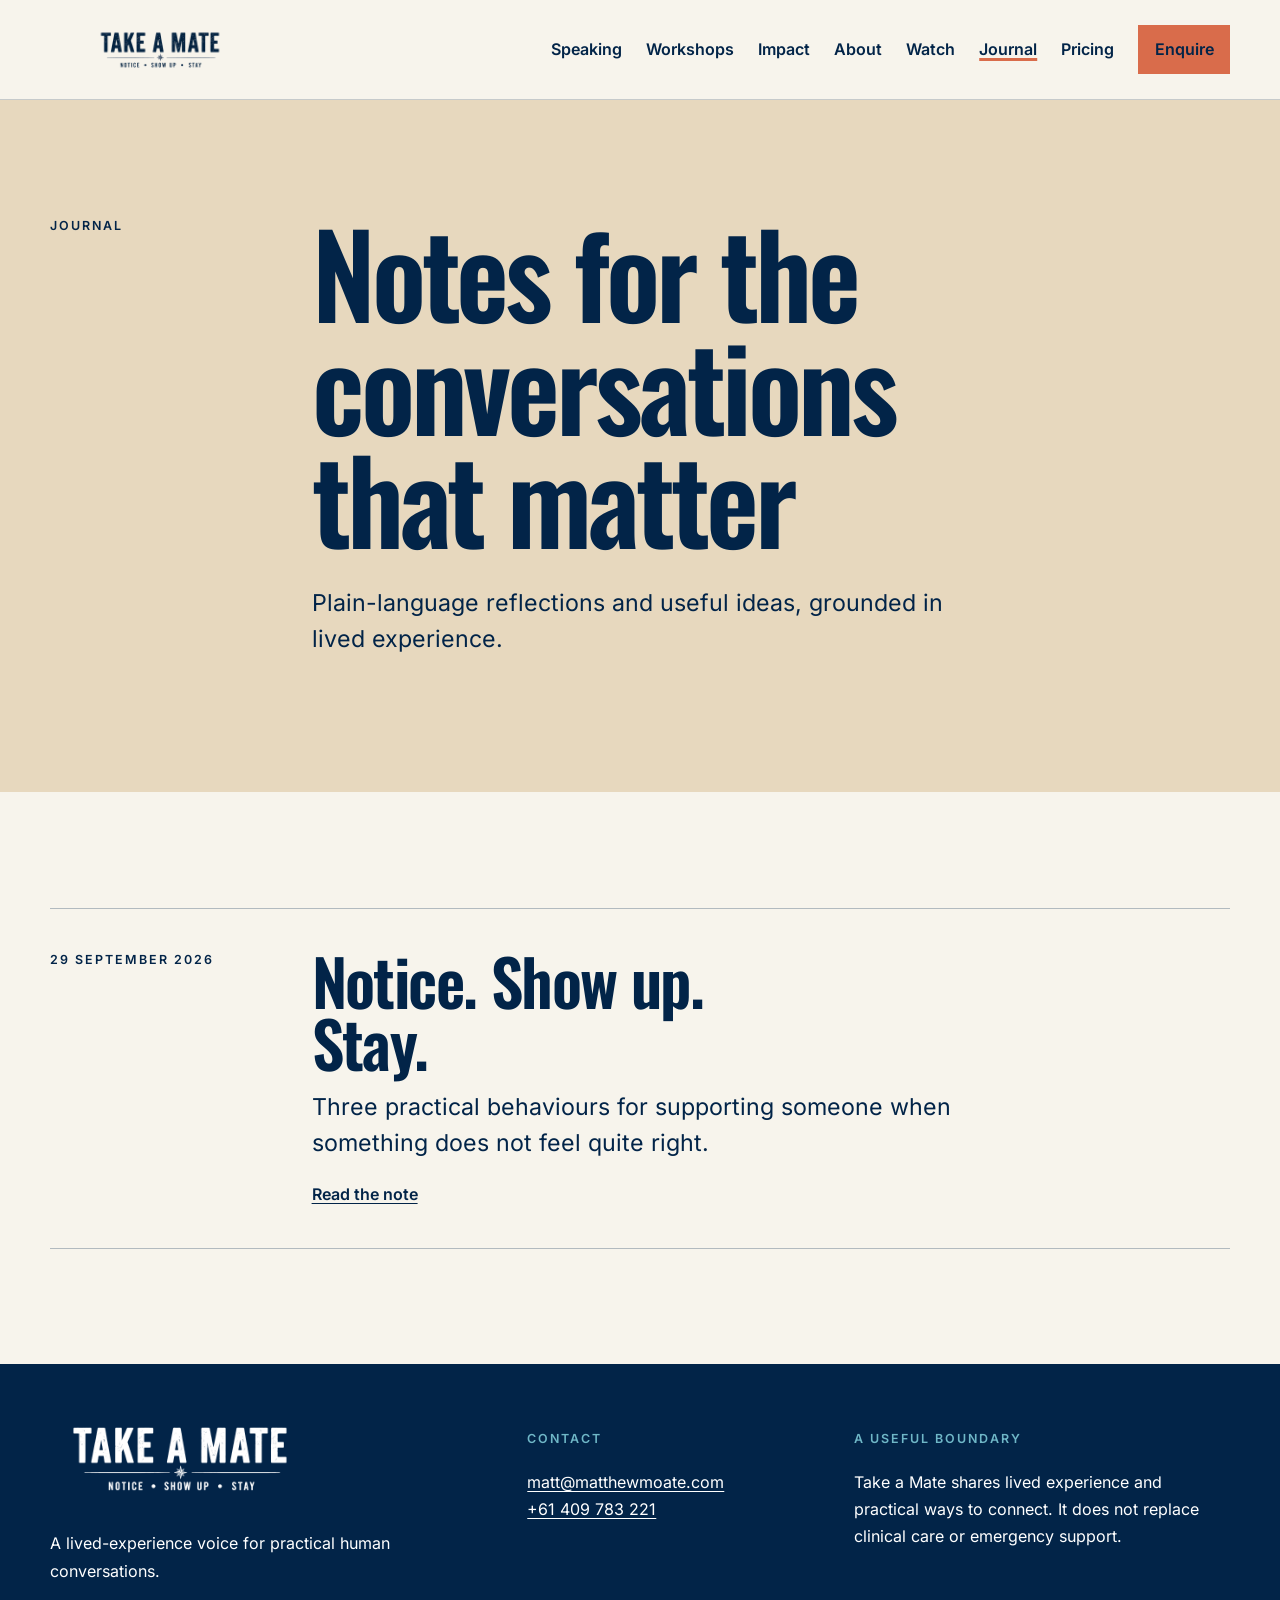
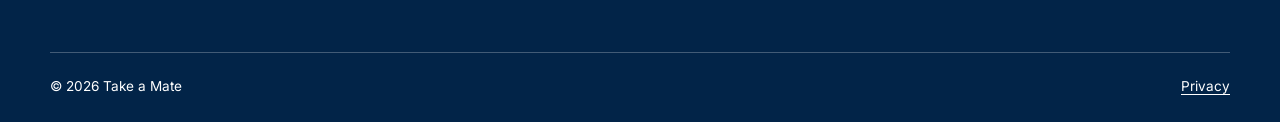
<file: journal/index.html>
<!DOCTYPE html><html lang="en-AU"> <head><meta charset="UTF-8"><meta name="robots" content="noindex,nofollow"><meta name="viewport" content="width=device-width"><meta name="description" content="Practical notes from Take a Mate on noticing, showing up and staying connected."><meta name="theme-color" content="#022448"><meta name="generator" content="Astro v5.18.2"><link rel="canonical" href="https://takeamate.com.au/journal/"><link rel="icon" type="image/png" href="/assets/take-a-mate-square.png"><meta property="og:type" content="website"><meta property="og:locale" content="en_AU"><meta property="og:site_name" content="Take a Mate"><meta property="og:title" content="Journal | Take a Mate"><meta property="og:description" content="Practical notes from Take a Mate on noticing, showing up and staying connected."><meta property="og:url" content="https://takeamate.com.au/journal/"><meta name="twitter:card" content="summary"><meta name="twitter:title" content="Journal | Take a Mate"><meta name="twitter:description" content="Practical notes from Take a Mate on noticing, showing up and staying connected."><title>Journal | Take a Mate</title><link rel="stylesheet" href="/_astro/about.ClaWPKNk.css"></head> <body> <a class="skip-link" href="#main-content">Skip to content</a> <header class="site-header" data-header> <div class="shell header-inner"> <a class="brand" href="/" aria-label="Take a Mate home"> <img src="/assets/take-a-mate-horizontal.png" alt="Take a Mate - Notice, Show Up, Stay." width="2400" height="1200"> </a> <button class="menu-button" type="button" aria-expanded="false" aria-controls="site-nav" data-menu-button> <span class="sr-only">Open navigation</span> <span aria-hidden="true"></span><span aria-hidden="true"></span><span aria-hidden="true"></span> </button> <nav id="site-nav" class="site-nav" aria-label="Main navigation" data-nav> <ul> <li><a href="/speaking/">Speaking</a></li><li><a href="/workshops/">Workshops</a></li><li><a href="/impact/">Impact</a></li><li><a href="/about/">About</a></li><li><a href="/watch/">Watch</a></li><li><a href="/journal/" aria-current="page">Journal</a></li><li><a href="/pricing/">Pricing</a></li> </ul> <a class="button button-small" href="/contact/">Enquire</a> </nav> </div> </header> <script type="module">const t=document.querySelector("[data-menu-button]"),n=document.querySelector("[data-nav]");t?.addEventListener("click",()=>{const e=t.getAttribute("aria-expanded")==="true";t.setAttribute("aria-expanded",String(!e)),n?.toggleAttribute("data-open",!e),t.querySelector(".sr-only").textContent=e?"Open navigation":"Close navigation"});</script> <main id="main-content"> <section class="page-hero page-hero-sand"> <div class="shell page-hero-grid"> <p class="eyebrow">Journal</p> <div> <h1>Notes for the conversations that matter</h1> <p class="lede">Plain-language reflections and useful ideas, grounded in lived experience.</p> </div> </div> </section> <section class="section"> <div class="shell journal-list"> <article> <p class="eyebrow"><time datetime="2026-09-29T00:00:00.000Z">29 September 2026</time></p> <div> <h2><a href="/journal/notice-show-up-stay/">Notice. Show up. Stay.</a></h2> <p class="lede">Three practical behaviours for supporting someone when something does not feel quite right.</p> <a class="text-link" href="/journal/notice-show-up-stay/">Read the note</a> </div> </article> </div> </section> </main> <footer class="site-footer"> <div class="shell footer-grid"> <div> <img class="footer-mark" src="/assets/take-a-mate-horizontal-white.png" alt="Take a Mate - Notice, Show Up, Stay." width="2400" height="1200"> <p>A lived-experience voice for practical human conversations.</p> </div> <div> <p class="eyebrow">Contact</p> <a href="mailto:matt@matthewmoate.com">matt@matthewmoate.com</a><br> <a href="tel:+61409783221">+61 409 783 221</a> </div> <div> <p class="eyebrow">A useful boundary</p> <p>Take a Mate shares lived experience and practical ways to connect. It does not replace clinical care or emergency support.</p> </div> </div> <div class="shell footer-base"> <span>© 2026 Take a Mate</span> <a href="/privacy/">Privacy</a> </div> </footer> </body></html>
</file>
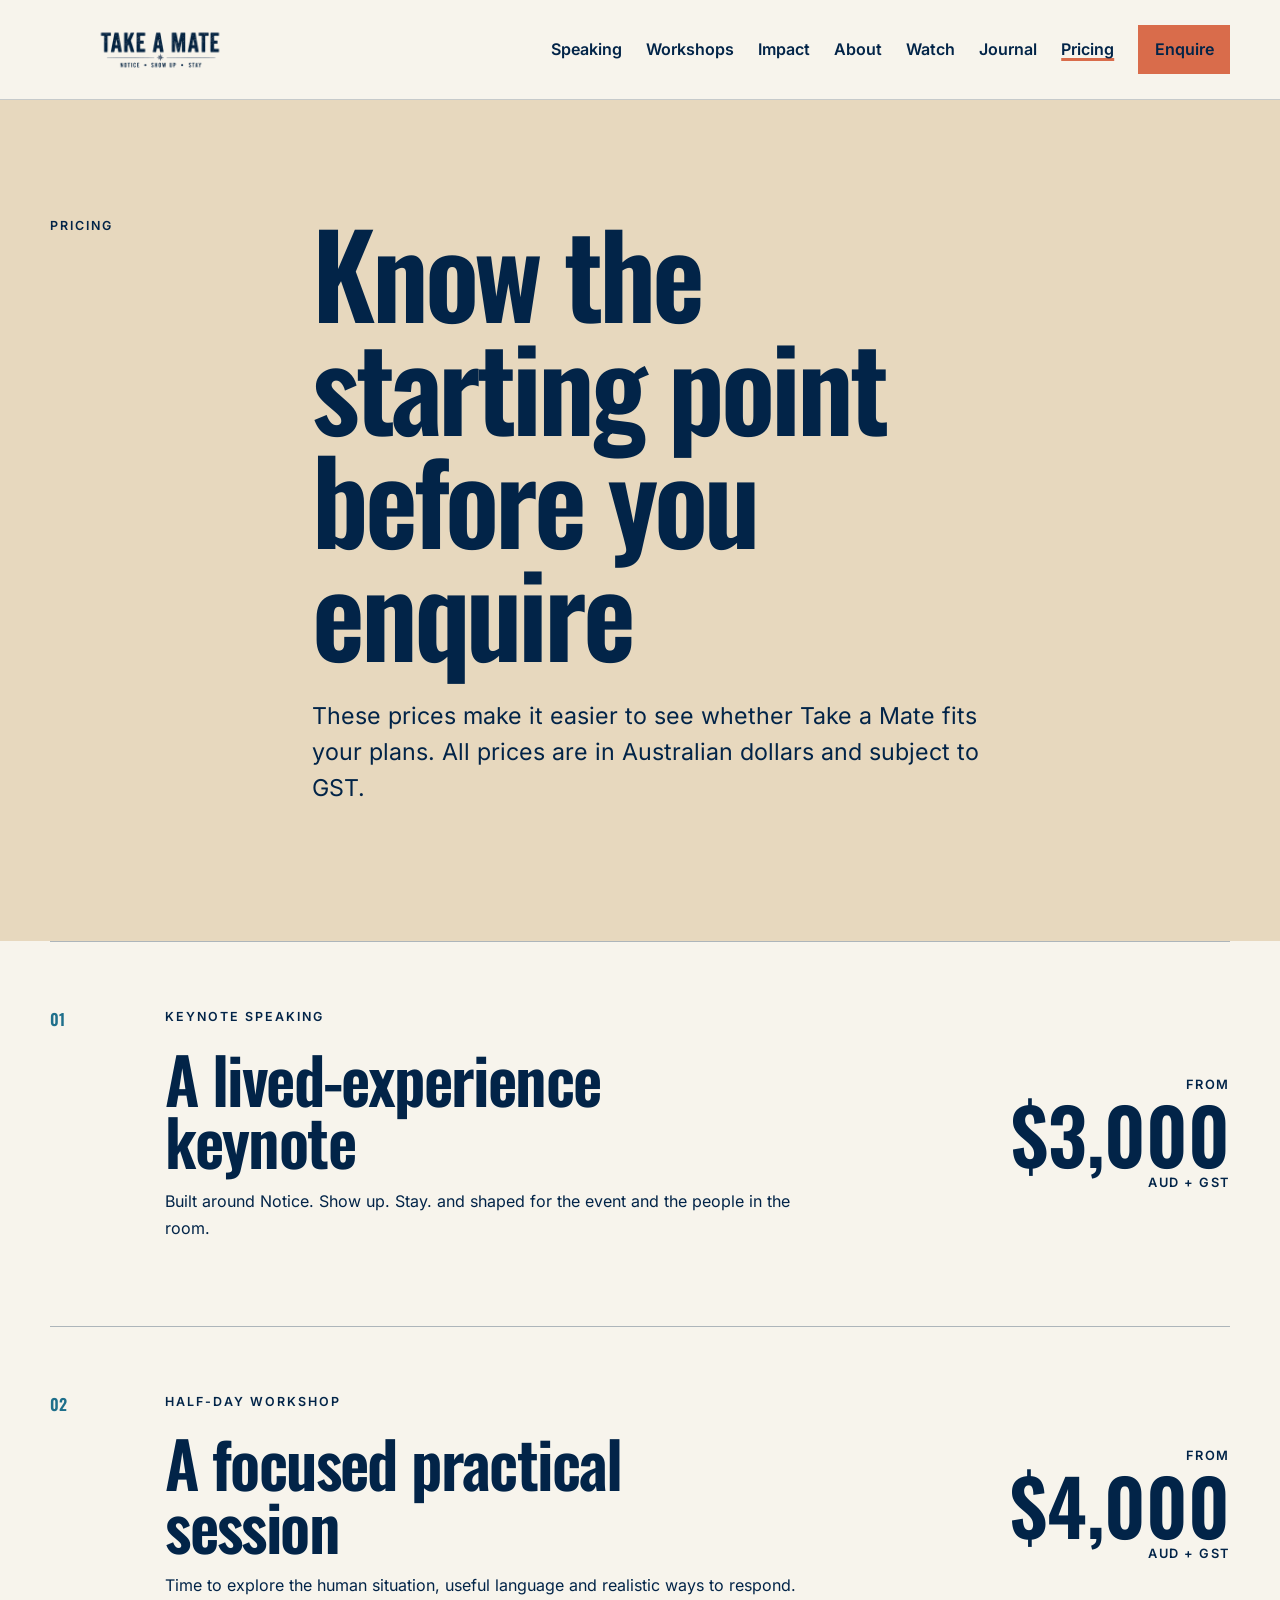
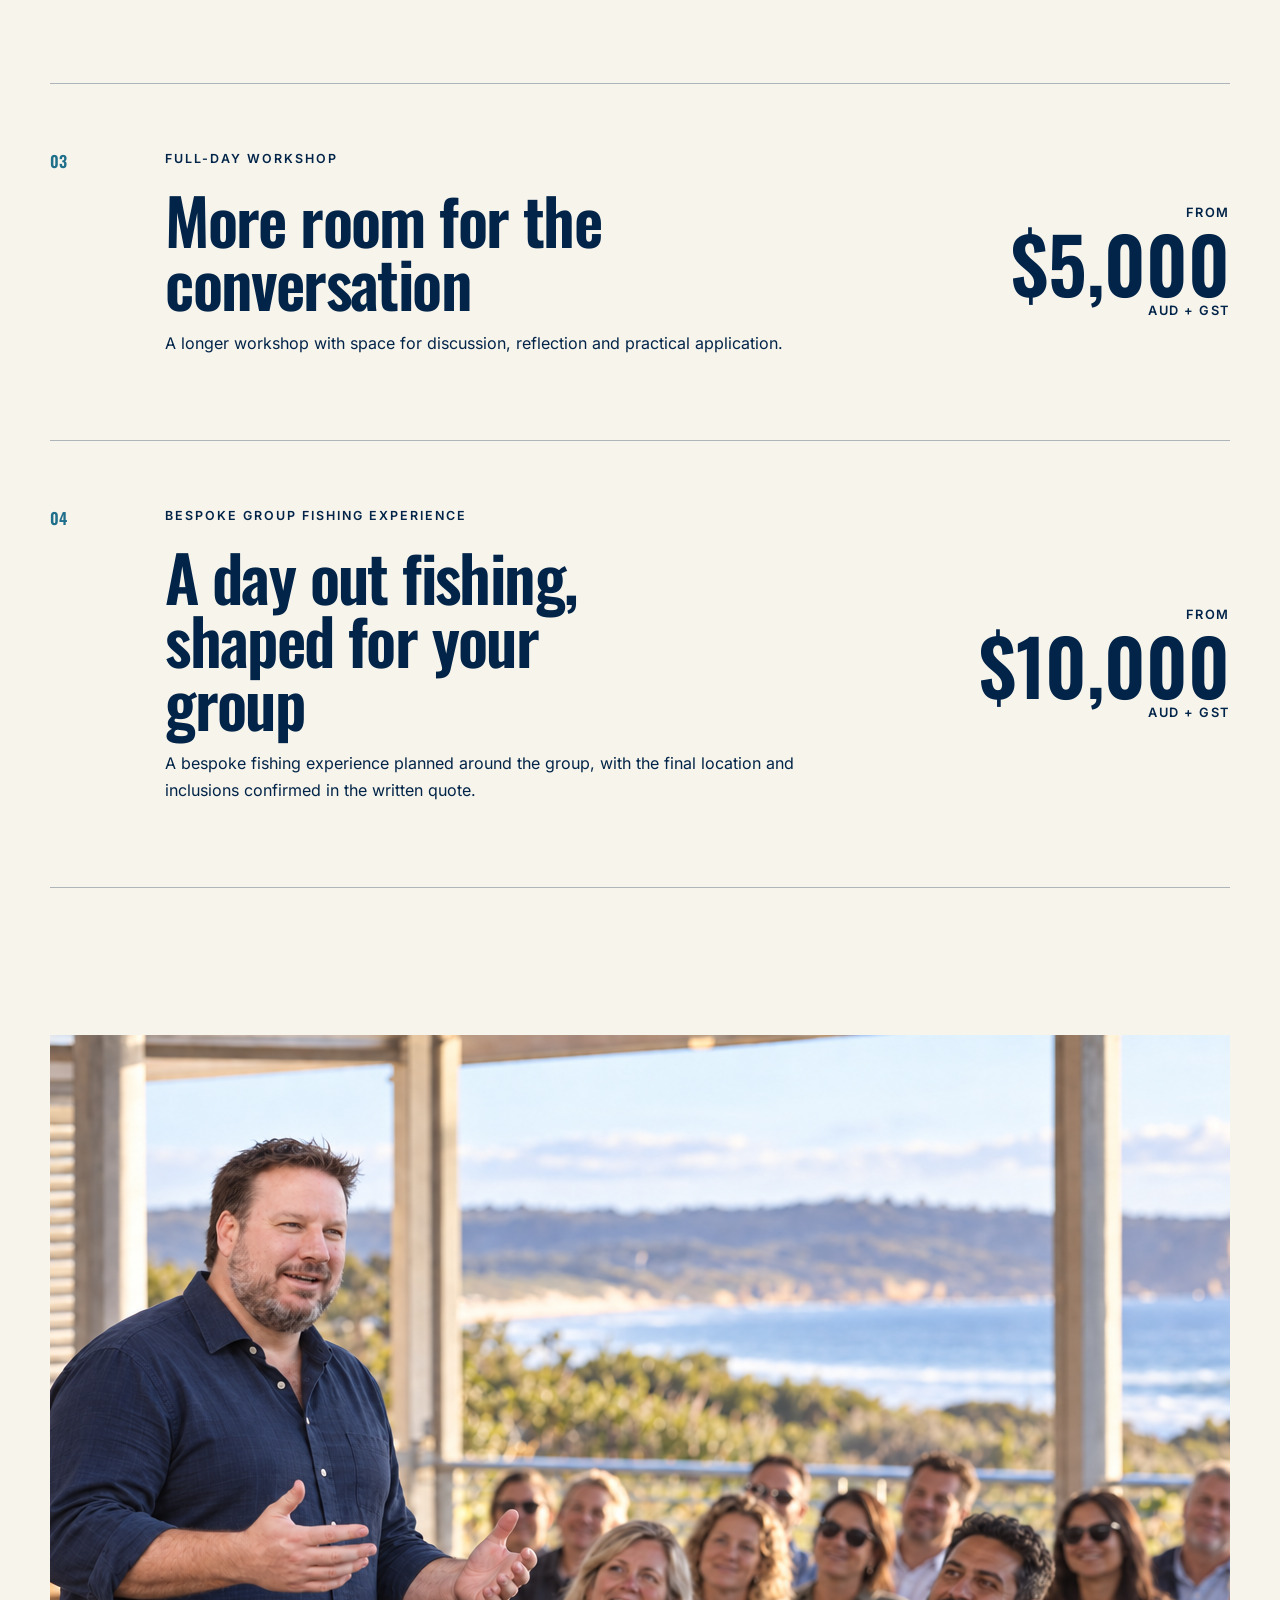
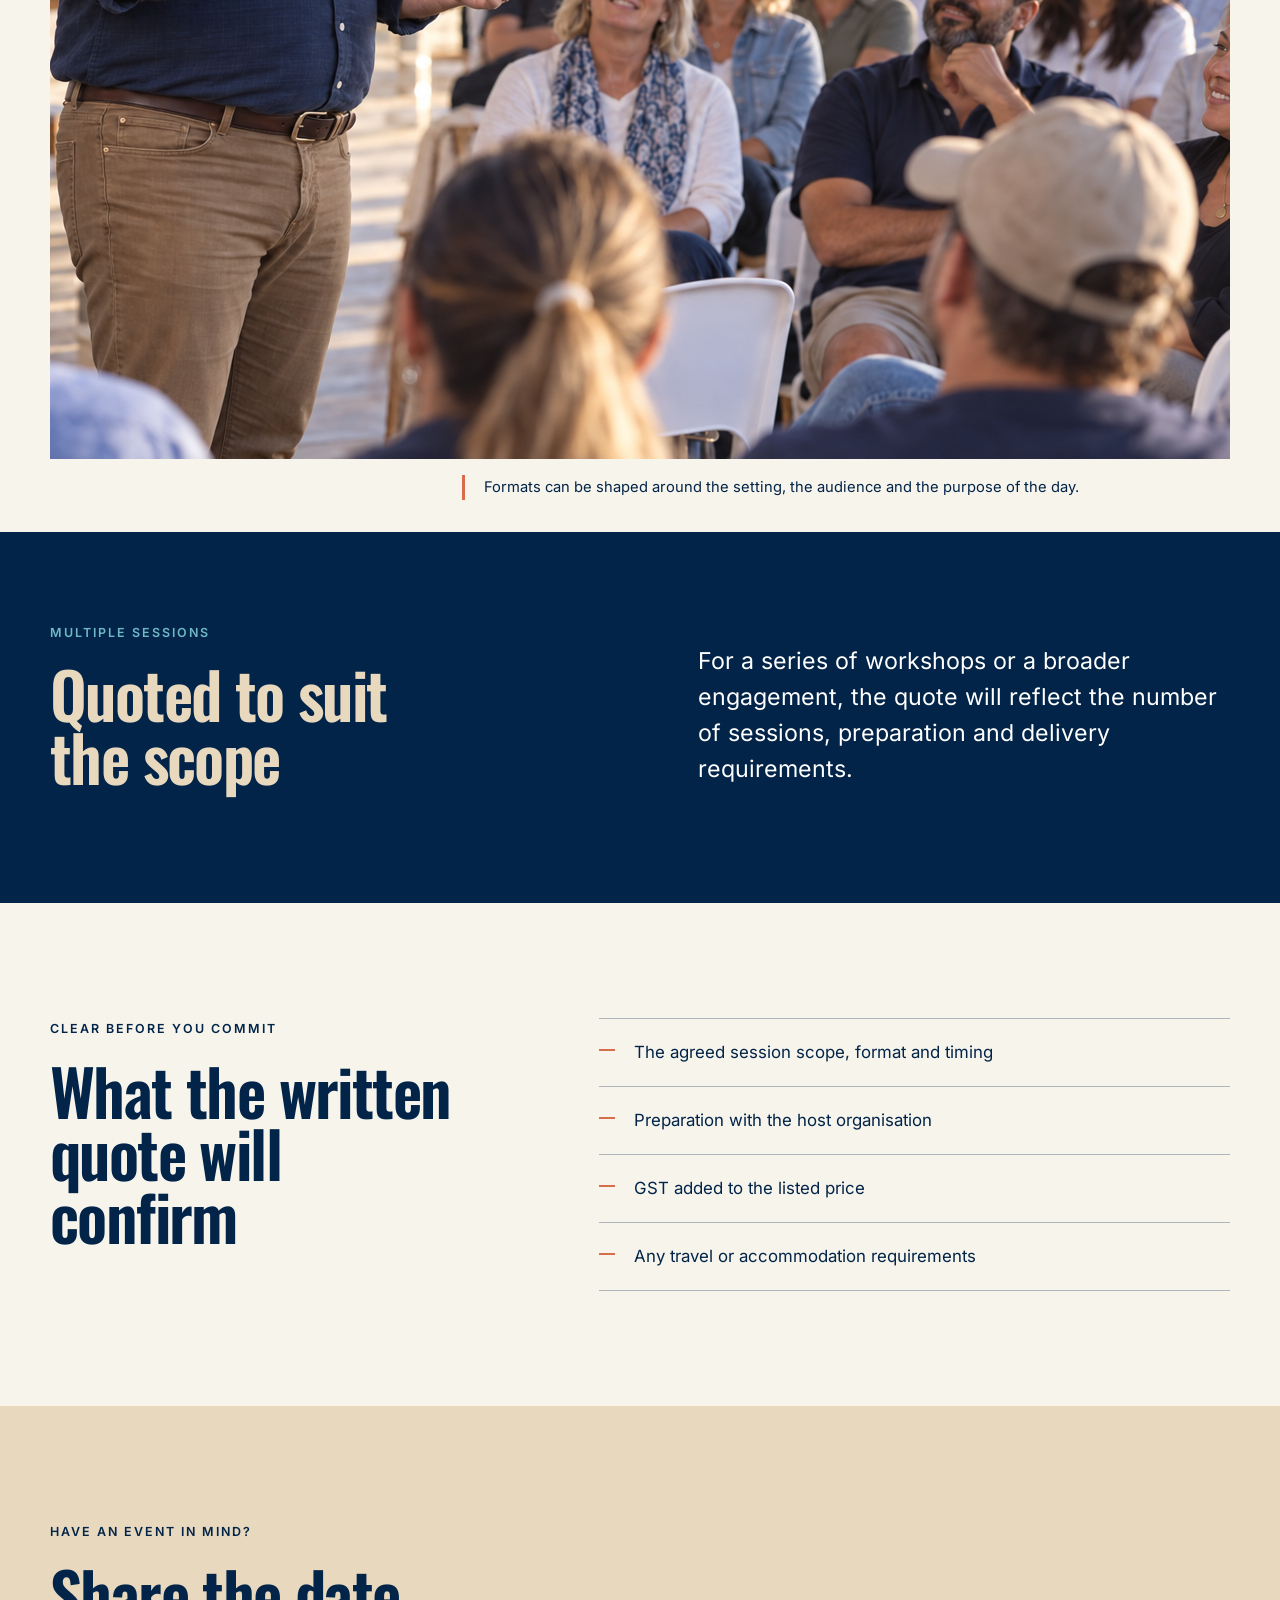
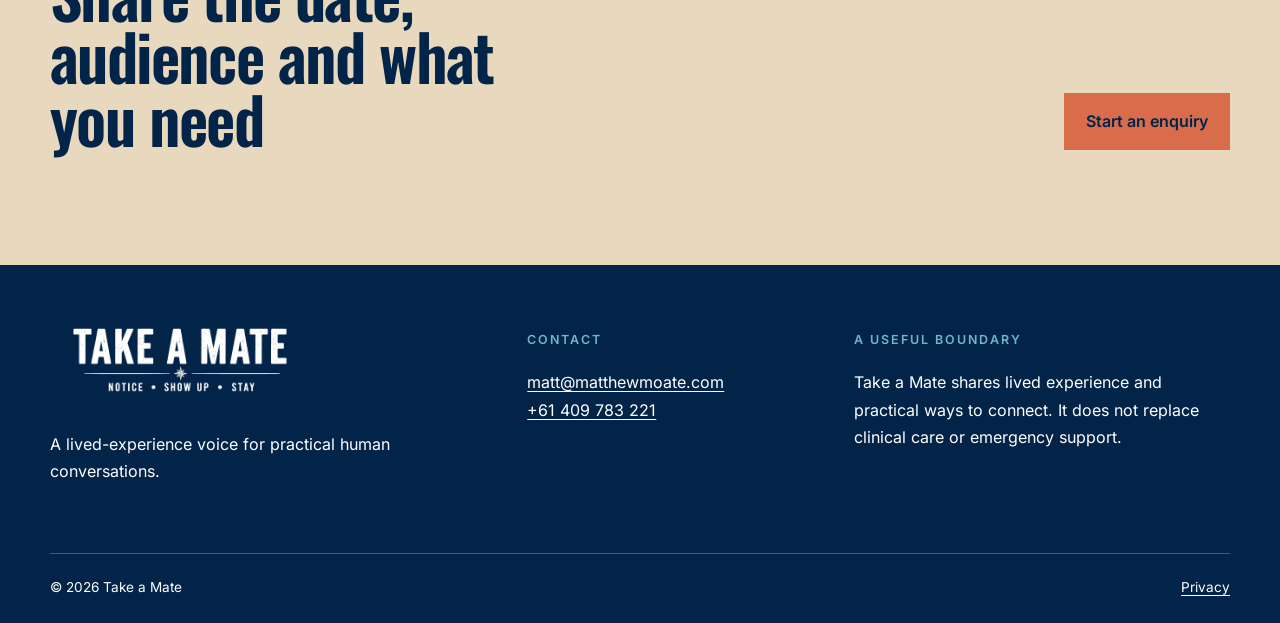
<file: pricing/index.html>
<!DOCTYPE html><html lang="en-AU"> <head><meta charset="UTF-8"><meta name="robots" content="noindex,nofollow"><meta name="viewport" content="width=device-width"><meta name="description" content="Transparent starting prices for Take a Mate keynote speaking, workshops and bespoke group fishing experiences."><meta name="theme-color" content="#022448"><meta name="generator" content="Astro v5.18.2"><link rel="canonical" href="https://takeamate.com.au/pricing/"><link rel="icon" type="image/png" href="/assets/take-a-mate-square.png"><meta property="og:type" content="website"><meta property="og:locale" content="en_AU"><meta property="og:site_name" content="Take a Mate"><meta property="og:title" content="Pricing | Take a Mate"><meta property="og:description" content="Transparent starting prices for Take a Mate keynote speaking, workshops and bespoke group fishing experiences."><meta property="og:url" content="https://takeamate.com.au/pricing/"><meta name="twitter:card" content="summary"><meta name="twitter:title" content="Pricing | Take a Mate"><meta name="twitter:description" content="Transparent starting prices for Take a Mate keynote speaking, workshops and bespoke group fishing experiences."><title>Pricing | Take a Mate</title><link rel="stylesheet" href="/_astro/about.ClaWPKNk.css"></head> <body> <a class="skip-link" href="#main-content">Skip to content</a> <header class="site-header" data-header> <div class="shell header-inner"> <a class="brand" href="/" aria-label="Take a Mate home"> <img src="/assets/take-a-mate-horizontal.png" alt="Take a Mate - Notice, Show Up, Stay." width="2400" height="1200"> </a> <button class="menu-button" type="button" aria-expanded="false" aria-controls="site-nav" data-menu-button> <span class="sr-only">Open navigation</span> <span aria-hidden="true"></span><span aria-hidden="true"></span><span aria-hidden="true"></span> </button> <nav id="site-nav" class="site-nav" aria-label="Main navigation" data-nav> <ul> <li><a href="/speaking/">Speaking</a></li><li><a href="/workshops/">Workshops</a></li><li><a href="/impact/">Impact</a></li><li><a href="/about/">About</a></li><li><a href="/watch/">Watch</a></li><li><a href="/journal/">Journal</a></li><li><a href="/pricing/" aria-current="page">Pricing</a></li> </ul> <a class="button button-small" href="/contact/">Enquire</a> </nav> </div> </header> <script type="module">const t=document.querySelector("[data-menu-button]"),n=document.querySelector("[data-nav]");t?.addEventListener("click",()=>{const e=t.getAttribute("aria-expanded")==="true";t.setAttribute("aria-expanded",String(!e)),n?.toggleAttribute("data-open",!e),t.querySelector(".sr-only").textContent=e?"Open navigation":"Close navigation"});</script> <main id="main-content"> <section class="page-hero page-hero-sand"> <div class="shell page-hero-grid"> <p class="eyebrow">Pricing</p> <div> <h1>Know the starting point before you enquire</h1> <p class="lede">These prices make it easier to see whether Take a Mate fits your plans. All prices are in Australian dollars and subject to GST.</p> </div> </div> </section> <section class="section pricing-section"> <div class="shell price-list"> <article class="price-row"> <span class="price-index">01</span> <div> <p class="eyebrow">Keynote speaking</p> <h2>A lived-experience keynote</h2> <p>Built around Notice. Show up. Stay. and shaped for the event and the people in the room.</p> </div> <p class="price"><small>From</small><strong>$3,000</strong><span>AUD + GST</span></p> </article> <article class="price-row"> <span class="price-index">02</span> <div> <p class="eyebrow">Half-day workshop</p> <h2>A focused practical session</h2> <p>Time to explore the human situation, useful language and realistic ways to respond.</p> </div> <p class="price"><small>From</small><strong>$4,000</strong><span>AUD + GST</span></p> </article> <article class="price-row"> <span class="price-index">03</span> <div> <p class="eyebrow">Full-day workshop</p> <h2>More room for the conversation</h2> <p>A longer workshop with space for discussion, reflection and practical application.</p> </div> <p class="price"><small>From</small><strong>$5,000</strong><span>AUD + GST</span></p> </article> <article class="price-row"> <span class="price-index">04</span> <div> <p class="eyebrow">Bespoke group fishing experience</p> <h2>A day out fishing, shaped for your group</h2> <p>A bespoke fishing experience planned around the group, with the final location and inclusions confirmed in the written quote.</p> </div> <p class="price"><small>From</small><strong>$10,000</strong><span>AUD + GST</span></p> </article> </div> </section> <section class="photo-feature" aria-label="Formats can be shaped around the setting, the audience and the purpose of the day."> <div class="shell"> <figure> <img src="/assets/photos/matthew-coastal-event.png" alt="Matthew Moate speaking with a group beside the coast" width="1536" height="1024" loading="lazy" fetchpriority="auto" decoding="async"> <figcaption>Formats can be shaped around the setting, the audience and the purpose of the day.</figcaption> </figure> </div> </section> <section class="section section-navy"> <div class="shell multi-session"> <div> <p class="eyebrow">Multiple sessions</p> <h2>Quoted to suit the scope</h2> </div> <p class="lede">For a series of workshops or a broader engagement, the quote will reflect the number of sessions, preparation and delivery requirements.</p> </div> </section> <section class="section"> <div class="shell details-grid"> <div> <p class="eyebrow">Clear before you commit</p> <h2>What the written quote will confirm</h2> </div> <ul class="plain-list"> <li>The agreed session scope, format and timing</li> <li>Preparation with the host organisation</li> <li>GST added to the listed price</li> <li>Any travel or accommodation requirements</li> </ul> </div> </section> <section class="section section-cta"> <div class="shell cta-row"> <div> <p class="eyebrow">Have an event in mind?</p> <h2>Share the date, audience and what you need</h2> </div> <a class="button" href="/contact/">Start an enquiry</a> </div> </section> </main> <footer class="site-footer"> <div class="shell footer-grid"> <div> <img class="footer-mark" src="/assets/take-a-mate-horizontal-white.png" alt="Take a Mate - Notice, Show Up, Stay." width="2400" height="1200"> <p>A lived-experience voice for practical human conversations.</p> </div> <div> <p class="eyebrow">Contact</p> <a href="mailto:matt@matthewmoate.com">matt@matthewmoate.com</a><br> <a href="tel:+61409783221">+61 409 783 221</a> </div> <div> <p class="eyebrow">A useful boundary</p> <p>Take a Mate shares lived experience and practical ways to connect. It does not replace clinical care or emergency support.</p> </div> </div> <div class="shell footer-base"> <span>© 2026 Take a Mate</span> <a href="/privacy/">Privacy</a> </div> </footer> </body></html>
</file>
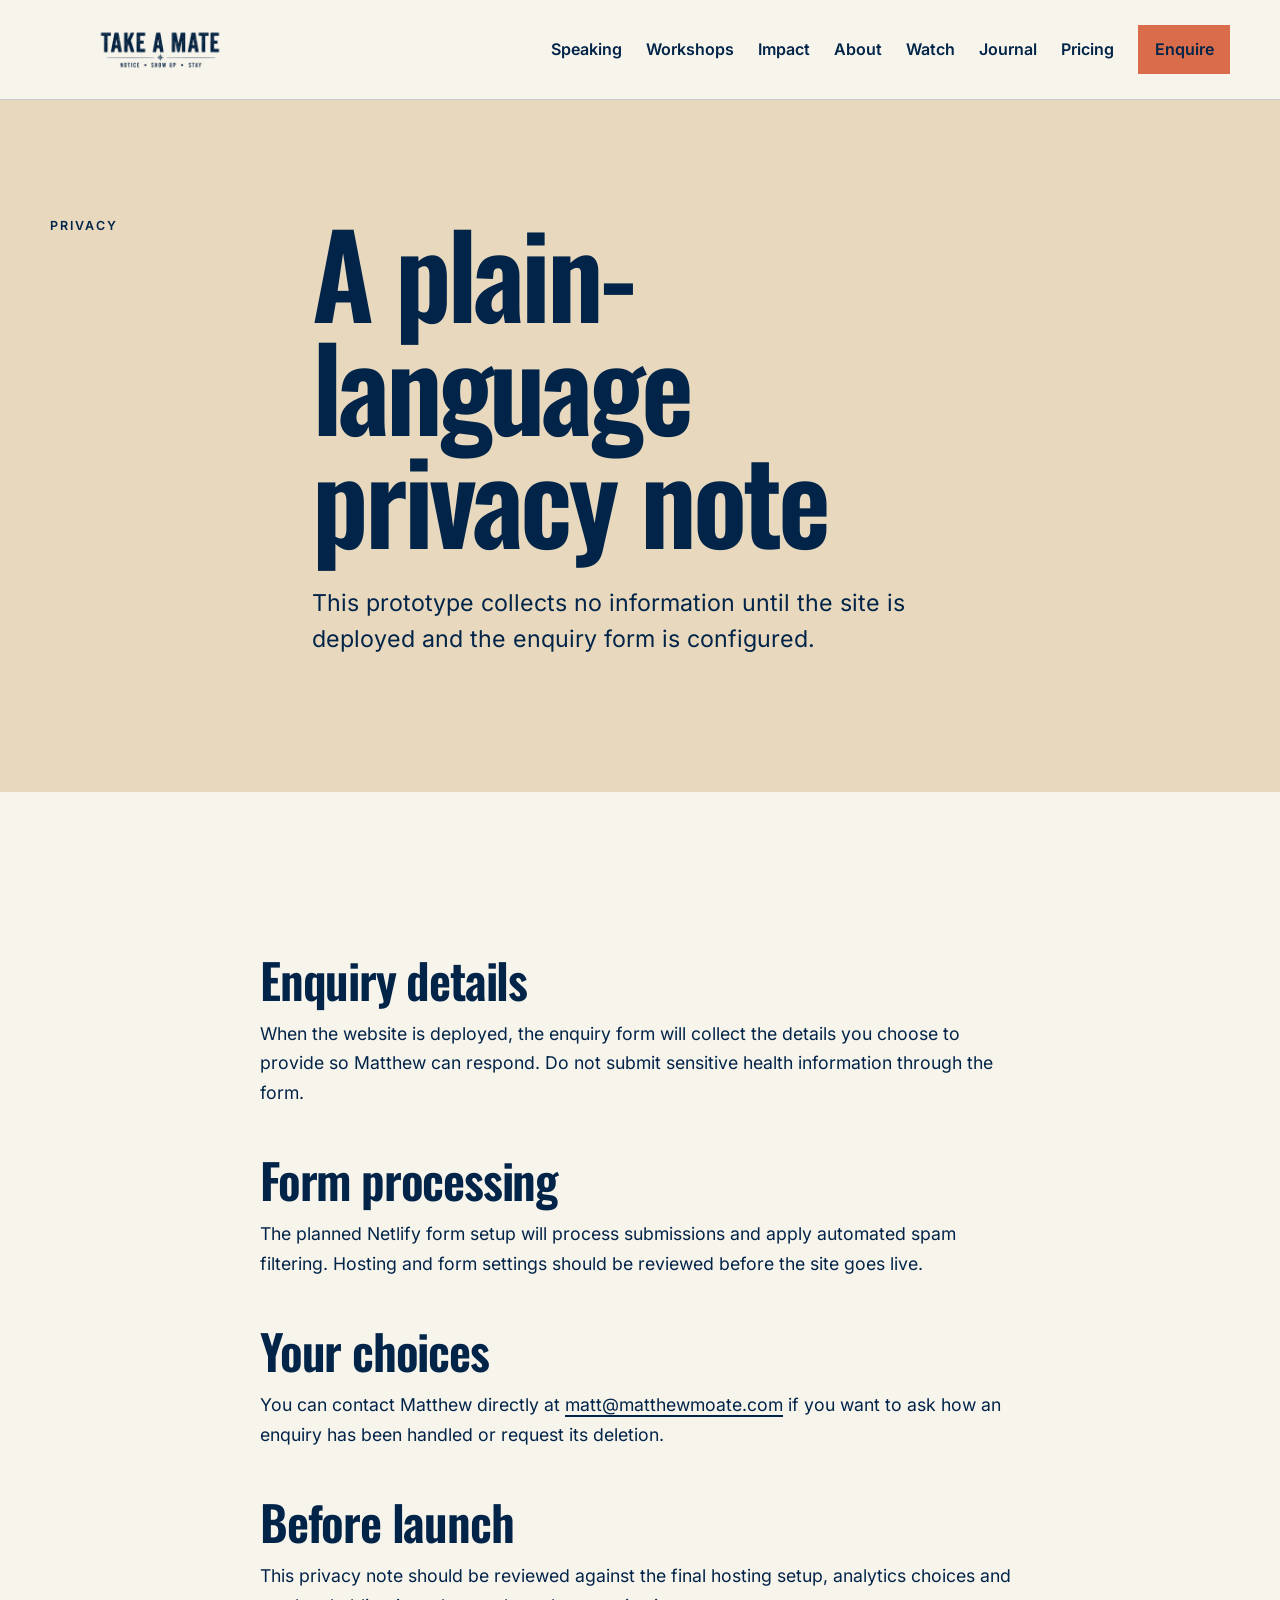
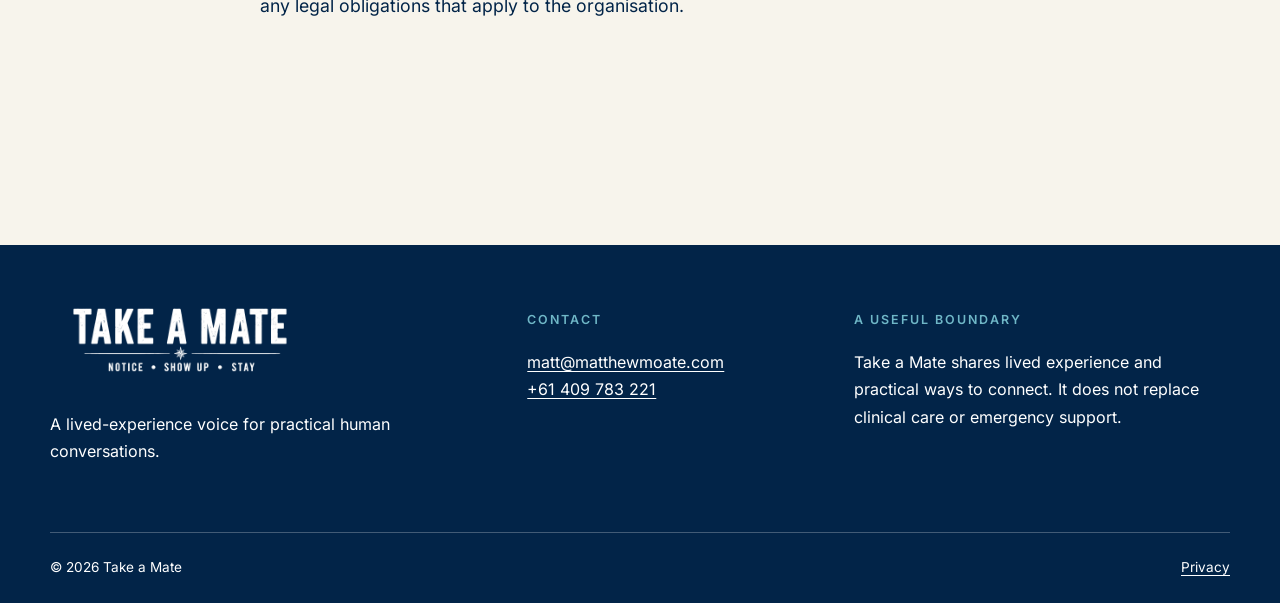
<file: privacy/index.html>
<!DOCTYPE html><html lang="en-AU"> <head><meta charset="UTF-8"><meta name="robots" content="noindex,nofollow"><meta name="viewport" content="width=device-width"><meta name="description" content="How Take a Mate handles information submitted through this website."><meta name="theme-color" content="#022448"><meta name="generator" content="Astro v5.18.2"><link rel="canonical" href="https://takeamate.com.au/privacy/"><link rel="icon" type="image/png" href="/assets/take-a-mate-square.png"><meta property="og:type" content="website"><meta property="og:locale" content="en_AU"><meta property="og:site_name" content="Take a Mate"><meta property="og:title" content="Privacy | Take a Mate"><meta property="og:description" content="How Take a Mate handles information submitted through this website."><meta property="og:url" content="https://takeamate.com.au/privacy/"><meta name="twitter:card" content="summary"><meta name="twitter:title" content="Privacy | Take a Mate"><meta name="twitter:description" content="How Take a Mate handles information submitted through this website."><title>Privacy | Take a Mate</title><link rel="stylesheet" href="/_astro/about.ClaWPKNk.css"></head> <body> <a class="skip-link" href="#main-content">Skip to content</a> <header class="site-header" data-header> <div class="shell header-inner"> <a class="brand" href="/" aria-label="Take a Mate home"> <img src="/assets/take-a-mate-horizontal.png" alt="Take a Mate - Notice, Show Up, Stay." width="2400" height="1200"> </a> <button class="menu-button" type="button" aria-expanded="false" aria-controls="site-nav" data-menu-button> <span class="sr-only">Open navigation</span> <span aria-hidden="true"></span><span aria-hidden="true"></span><span aria-hidden="true"></span> </button> <nav id="site-nav" class="site-nav" aria-label="Main navigation" data-nav> <ul> <li><a href="/speaking/">Speaking</a></li><li><a href="/workshops/">Workshops</a></li><li><a href="/impact/">Impact</a></li><li><a href="/about/">About</a></li><li><a href="/watch/">Watch</a></li><li><a href="/journal/">Journal</a></li><li><a href="/pricing/">Pricing</a></li> </ul> <a class="button button-small" href="/contact/">Enquire</a> </nav> </div> </header> <script type="module">const t=document.querySelector("[data-menu-button]"),n=document.querySelector("[data-nav]");t?.addEventListener("click",()=>{const e=t.getAttribute("aria-expanded")==="true";t.setAttribute("aria-expanded",String(!e)),n?.toggleAttribute("data-open",!e),t.querySelector(".sr-only").textContent=e?"Open navigation":"Close navigation"});</script> <main id="main-content"> <section class="page-hero page-hero-sand"> <div class="shell page-hero-grid"> <p class="eyebrow">Privacy</p> <div> <h1>A plain-language privacy note</h1> <p class="lede">This prototype collects no information until the site is deployed and the enquiry form is configured.</p> </div> </div> </section> <section class="section"> <div class="shell article-body privacy-copy"> <h2>Enquiry details</h2> <p>When the website is deployed, the enquiry form will collect the details you choose to provide so Matthew can respond. Do not submit sensitive health information through the form.</p> <h2>Form processing</h2> <p>The planned Netlify form setup will process submissions and apply automated spam filtering. Hosting and form settings should be reviewed before the site goes live.</p> <h2>Your choices</h2> <p>You can contact Matthew directly at <a href="mailto:matt@matthewmoate.com">matt@matthewmoate.com</a> if you want to ask how an enquiry has been handled or request its deletion.</p> <h2>Before launch</h2> <p>This privacy note should be reviewed against the final hosting setup, analytics choices and any legal obligations that apply to the organisation.</p> </div> </section> </main> <footer class="site-footer"> <div class="shell footer-grid"> <div> <img class="footer-mark" src="/assets/take-a-mate-horizontal-white.png" alt="Take a Mate - Notice, Show Up, Stay." width="2400" height="1200"> <p>A lived-experience voice for practical human conversations.</p> </div> <div> <p class="eyebrow">Contact</p> <a href="mailto:matt@matthewmoate.com">matt@matthewmoate.com</a><br> <a href="tel:+61409783221">+61 409 783 221</a> </div> <div> <p class="eyebrow">A useful boundary</p> <p>Take a Mate shares lived experience and practical ways to connect. It does not replace clinical care or emergency support.</p> </div> </div> <div class="shell footer-base"> <span>© 2026 Take a Mate</span> <a href="/privacy/">Privacy</a> </div> </footer> </body></html>
</file>
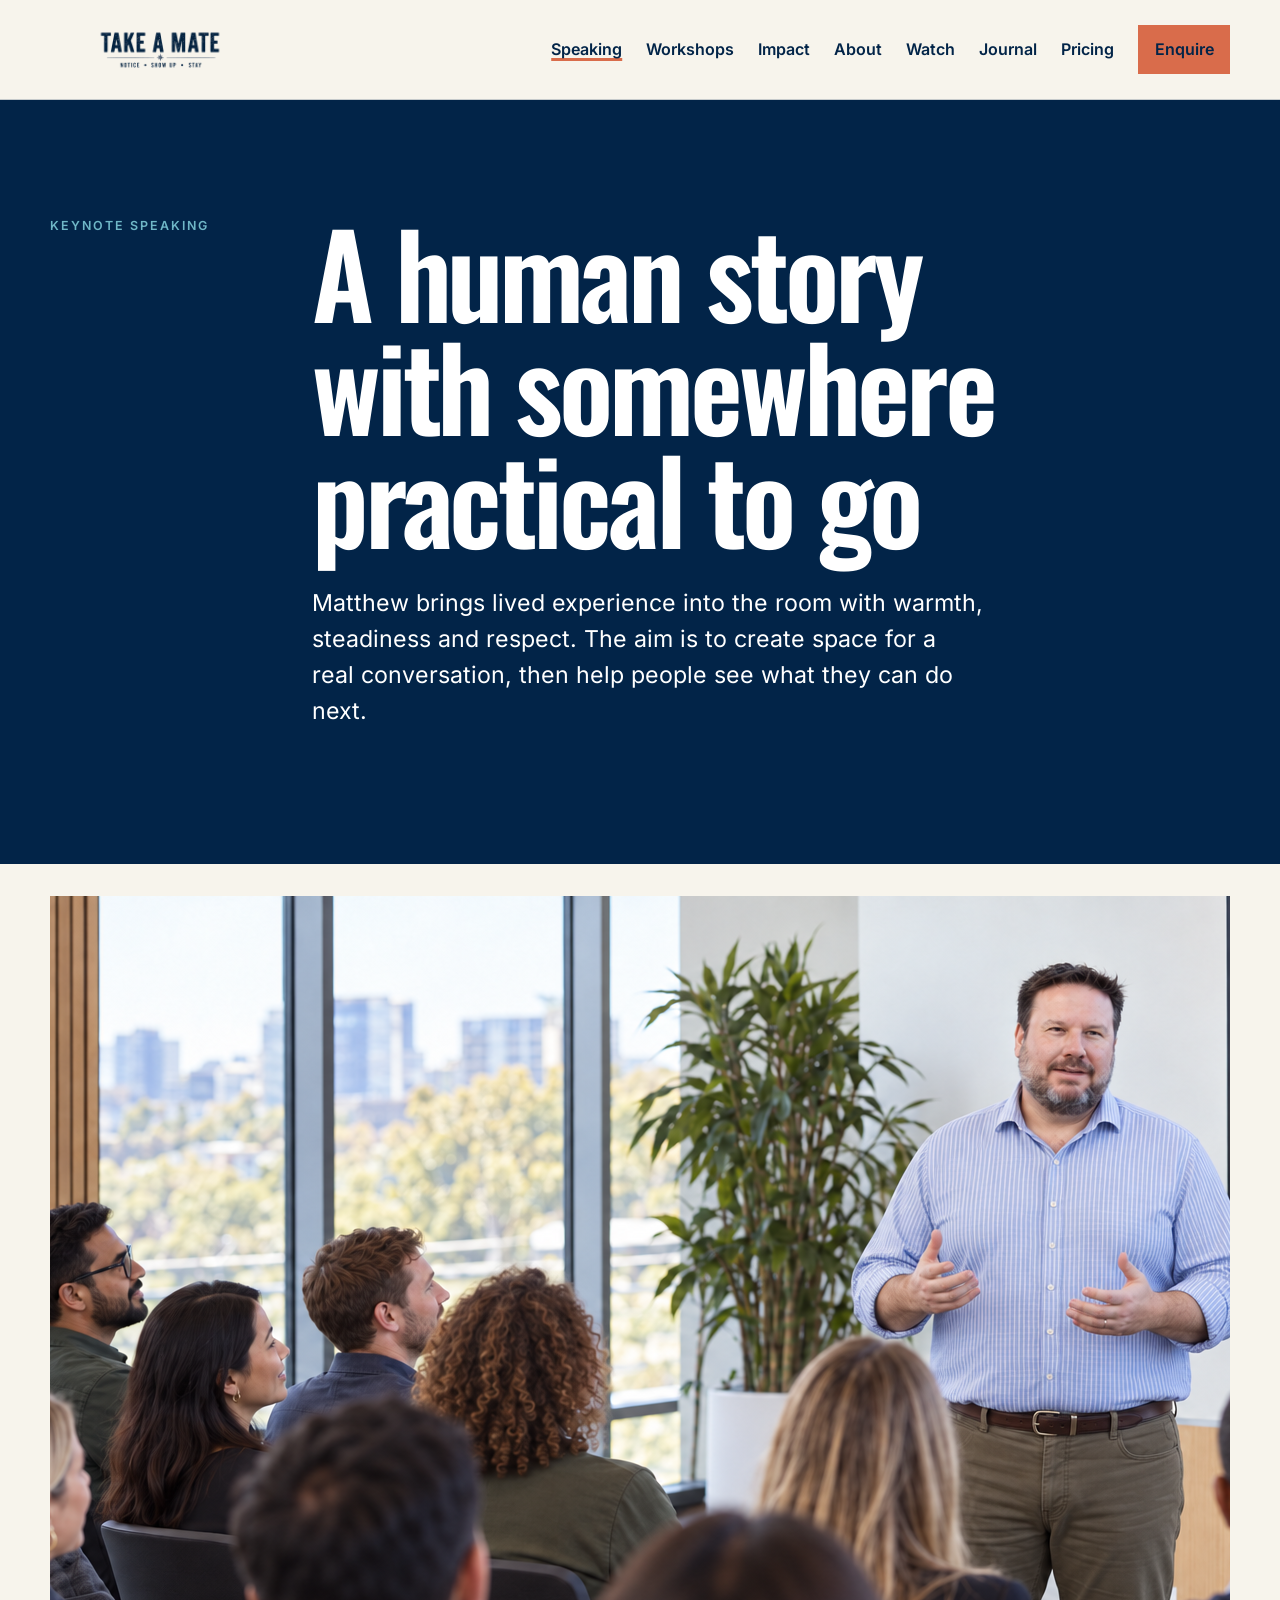
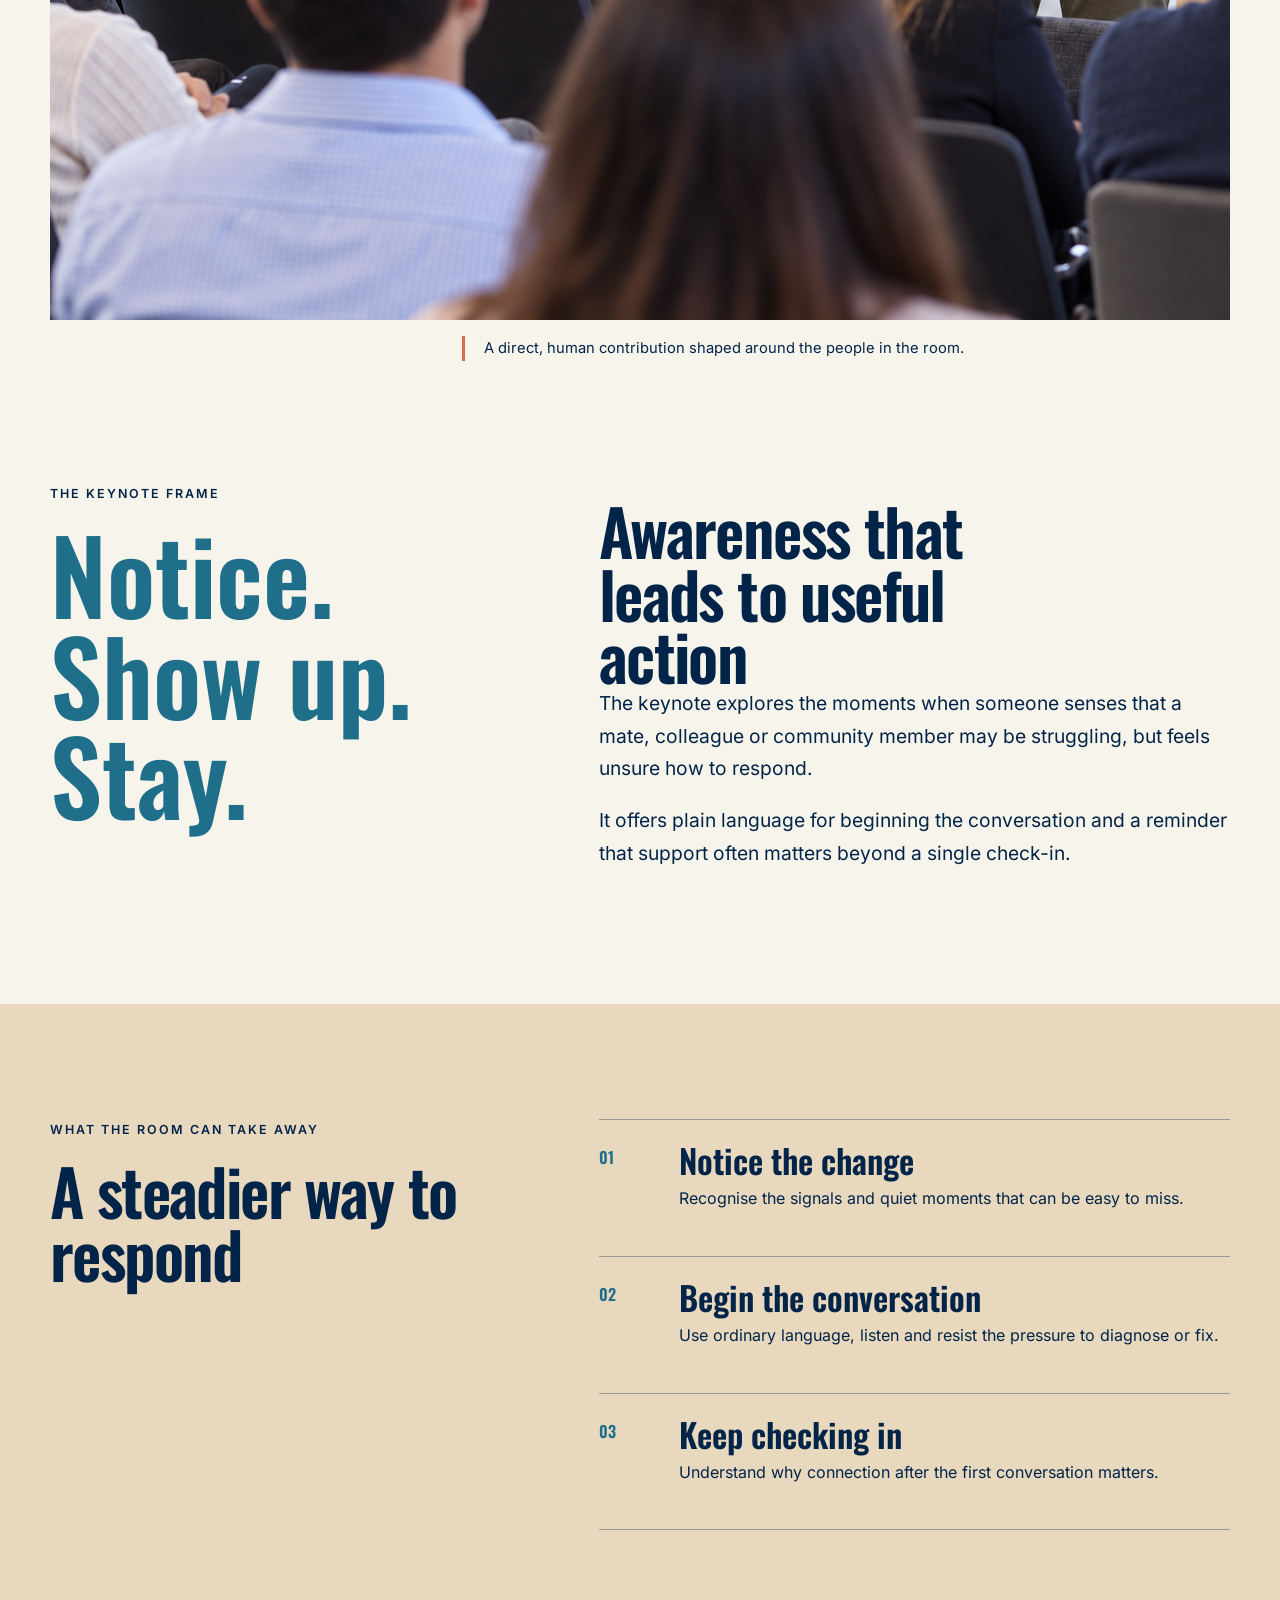
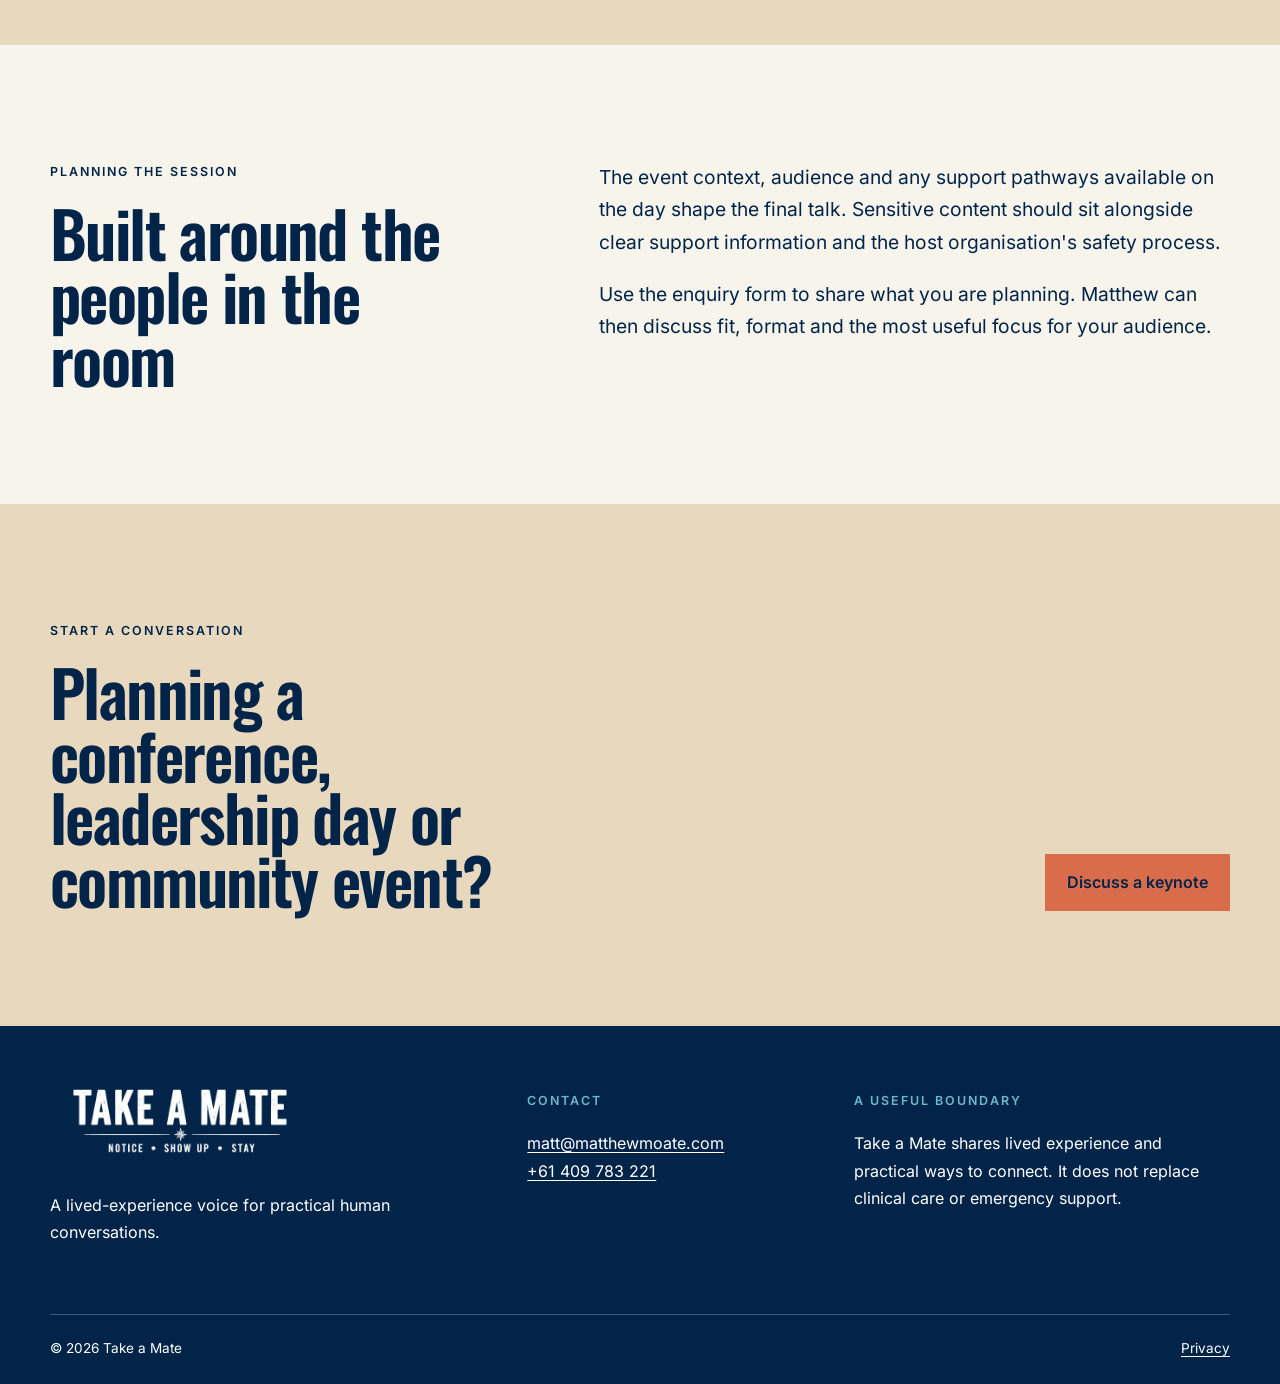
<file: speaking/index.html>
<!DOCTYPE html><html lang="en-AU"> <head><meta charset="UTF-8"><meta name="robots" content="noindex,nofollow"><meta name="viewport" content="width=device-width"><meta name="description" content="Lived-experience keynote speaking that helps people notice when someone may be struggling, start a useful conversation and stay connected."><meta name="theme-color" content="#022448"><meta name="generator" content="Astro v5.18.2"><link rel="canonical" href="https://takeamate.com.au/speaking/"><link rel="icon" type="image/png" href="/assets/take-a-mate-square.png"><meta property="og:type" content="website"><meta property="og:locale" content="en_AU"><meta property="og:site_name" content="Take a Mate"><meta property="og:title" content="Keynote speaking | Take a Mate"><meta property="og:description" content="Lived-experience keynote speaking that helps people notice when someone may be struggling, start a useful conversation and stay connected."><meta property="og:url" content="https://takeamate.com.au/speaking/"><meta name="twitter:card" content="summary"><meta name="twitter:title" content="Keynote speaking | Take a Mate"><meta name="twitter:description" content="Lived-experience keynote speaking that helps people notice when someone may be struggling, start a useful conversation and stay connected."><title>Keynote speaking | Take a Mate</title><link rel="stylesheet" href="/_astro/about.ClaWPKNk.css"></head> <body> <a class="skip-link" href="#main-content">Skip to content</a> <header class="site-header" data-header> <div class="shell header-inner"> <a class="brand" href="/" aria-label="Take a Mate home"> <img src="/assets/take-a-mate-horizontal.png" alt="Take a Mate - Notice, Show Up, Stay." width="2400" height="1200"> </a> <button class="menu-button" type="button" aria-expanded="false" aria-controls="site-nav" data-menu-button> <span class="sr-only">Open navigation</span> <span aria-hidden="true"></span><span aria-hidden="true"></span><span aria-hidden="true"></span> </button> <nav id="site-nav" class="site-nav" aria-label="Main navigation" data-nav> <ul> <li><a href="/speaking/" aria-current="page">Speaking</a></li><li><a href="/workshops/">Workshops</a></li><li><a href="/impact/">Impact</a></li><li><a href="/about/">About</a></li><li><a href="/watch/">Watch</a></li><li><a href="/journal/">Journal</a></li><li><a href="/pricing/">Pricing</a></li> </ul> <a class="button button-small" href="/contact/">Enquire</a> </nav> </div> </header> <script type="module">const t=document.querySelector("[data-menu-button]"),n=document.querySelector("[data-nav]");t?.addEventListener("click",()=>{const e=t.getAttribute("aria-expanded")==="true";t.setAttribute("aria-expanded",String(!e)),n?.toggleAttribute("data-open",!e),t.querySelector(".sr-only").textContent=e?"Open navigation":"Close navigation"});</script> <main id="main-content"> <section class="page-hero page-hero-dark"> <div class="shell page-hero-grid"> <p class="eyebrow">Keynote speaking</p> <div> <h1>A human story with somewhere practical to go</h1> <p class="lede">Matthew brings lived experience into the room with warmth, steadiness and respect. The aim is to create space for a real conversation, then help people see what they can do next.</p> </div> </div> </section> <section class="photo-feature" aria-label="A direct, human contribution shaped around the people in the room."> <div class="shell"> <figure> <img src="/assets/photos/matthew-workplace-talk.png" alt="Matthew Moate speaking with a workplace audience" width="1536" height="1024" loading="lazy" fetchpriority="auto" decoding="async"> <figcaption>A direct, human contribution shaped around the people in the room.</figcaption> </figure> </div> </section> <section class="section"> <div class="shell editorial-grid"> <div> <p class="eyebrow">The keynote frame</p> <p class="display-line">Notice.<br>Show up.<br>Stay.</p> </div> <div class="prose-large"> <h2>Awareness that leads to useful action</h2> <p>The keynote explores the moments when someone senses that a mate, colleague or community member may be struggling, but feels unsure how to respond.</p> <p>It offers plain language for beginning the conversation and a reminder that support often matters beyond a single check-in.</p> </div> </div> </section> <section class="section section-sand"> <div class="shell outcome-grid"> <div> <p class="eyebrow">What the room can take away</p> <h2>A steadier way to respond</h2> </div> <ol class="numbered-list"> <li><span>01</span><div><h3>Notice the change</h3><p>Recognise the signals and quiet moments that can be easy to miss.</p></div></li> <li><span>02</span><div><h3>Begin the conversation</h3><p>Use ordinary language, listen and resist the pressure to diagnose or fix.</p></div></li> <li><span>03</span><div><h3>Keep checking in</h3><p>Understand why connection after the first conversation matters.</p></div></li> </ol> </div> </section> <section class="section"> <div class="shell details-grid"> <div> <p class="eyebrow">Planning the session</p> <h2>Built around the people in the room</h2> </div> <div class="prose-large"> <p>The event context, audience and any support pathways available on the day shape the final talk. Sensitive content should sit alongside clear support information and the host organisation's safety process.</p> <p>Use the enquiry form to share what you are planning. Matthew can then discuss fit, format and the most useful focus for your audience.</p> </div> </div> </section> <section class="section section-cta"> <div class="shell cta-row"> <div> <p class="eyebrow">Start a conversation</p> <h2>Planning a conference, leadership day or community event?</h2> </div> <a class="button" href="/contact/">Discuss a keynote</a> </div> </section> </main> <footer class="site-footer"> <div class="shell footer-grid"> <div> <img class="footer-mark" src="/assets/take-a-mate-horizontal-white.png" alt="Take a Mate - Notice, Show Up, Stay." width="2400" height="1200"> <p>A lived-experience voice for practical human conversations.</p> </div> <div> <p class="eyebrow">Contact</p> <a href="mailto:matt@matthewmoate.com">matt@matthewmoate.com</a><br> <a href="tel:+61409783221">+61 409 783 221</a> </div> <div> <p class="eyebrow">A useful boundary</p> <p>Take a Mate shares lived experience and practical ways to connect. It does not replace clinical care or emergency support.</p> </div> </div> <div class="shell footer-base"> <span>© 2026 Take a Mate</span> <a href="/privacy/">Privacy</a> </div> </footer> </body></html>
</file>
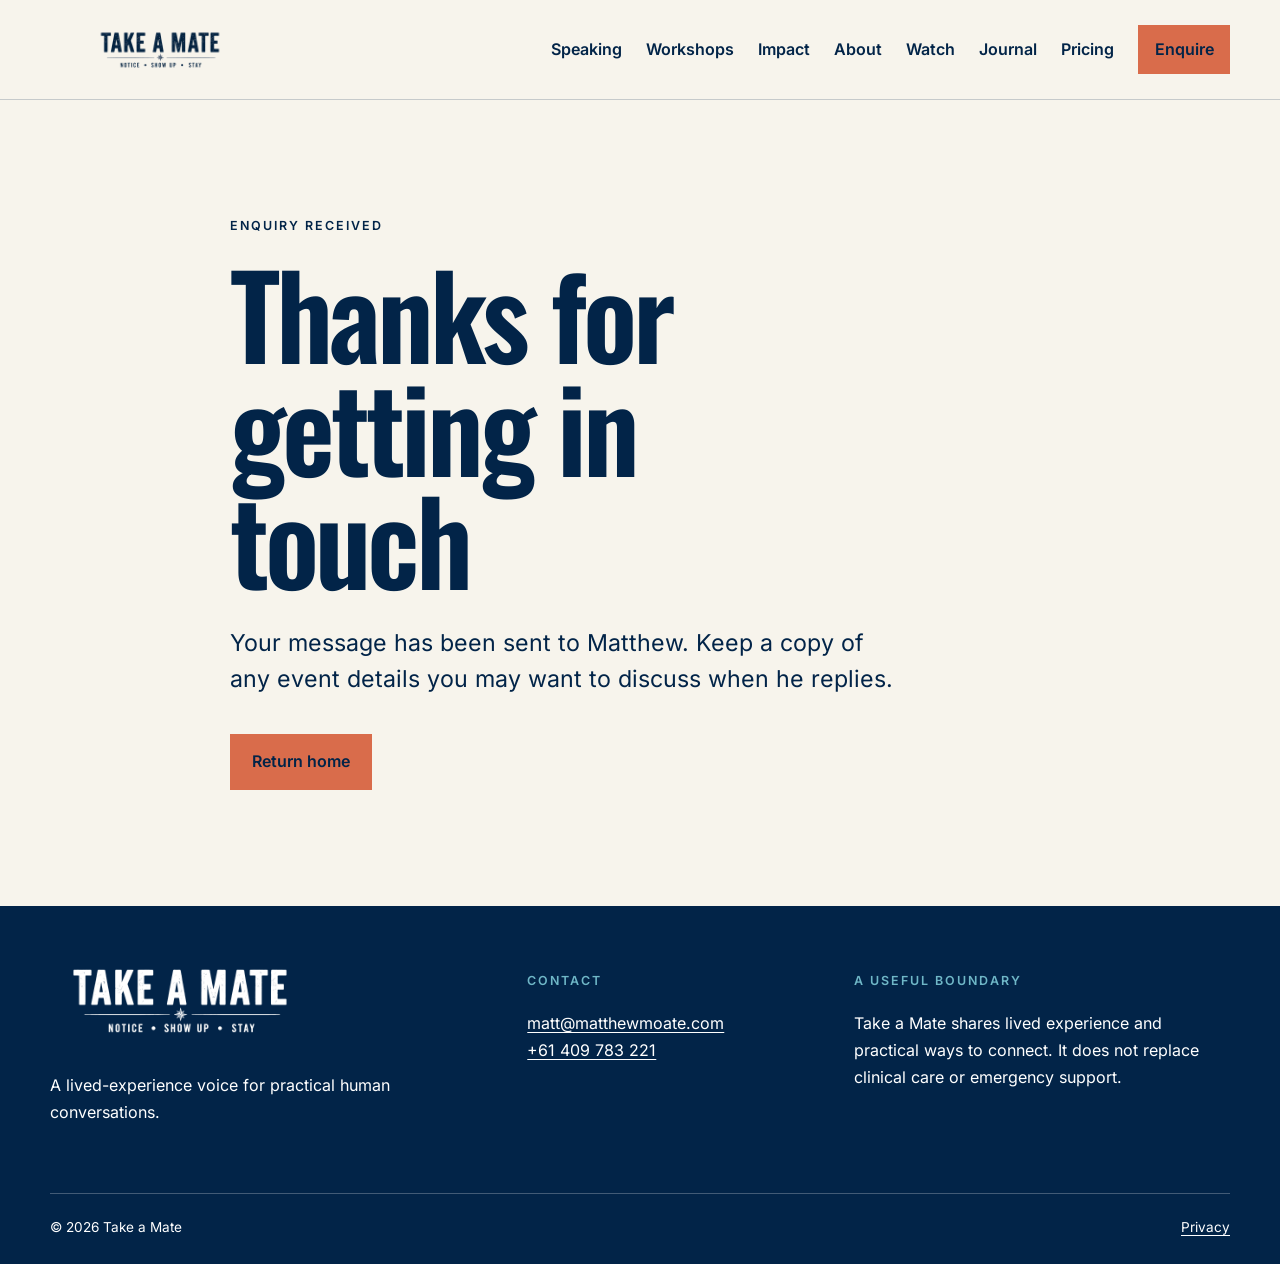
<file: thanks/index.html>
<!DOCTYPE html><html lang="en-AU"> <head><meta charset="UTF-8"><meta name="robots" content="noindex,nofollow"><meta name="viewport" content="width=device-width"><meta name="description" content="Thank you for contacting Take a Mate."><meta name="theme-color" content="#022448"><meta name="generator" content="Astro v5.18.2"><link rel="canonical" href="https://takeamate.com.au/thanks/"><link rel="icon" type="image/png" href="/assets/take-a-mate-square.png"><meta property="og:type" content="website"><meta property="og:locale" content="en_AU"><meta property="og:site_name" content="Take a Mate"><meta property="og:title" content="Enquiry received | Take a Mate"><meta property="og:description" content="Thank you for contacting Take a Mate."><meta property="og:url" content="https://takeamate.com.au/thanks/"><meta name="twitter:card" content="summary"><meta name="twitter:title" content="Enquiry received | Take a Mate"><meta name="twitter:description" content="Thank you for contacting Take a Mate."><title>Enquiry received | Take a Mate</title><link rel="stylesheet" href="/_astro/about.ClaWPKNk.css"></head> <body> <a class="skip-link" href="#main-content">Skip to content</a> <header class="site-header" data-header> <div class="shell header-inner"> <a class="brand" href="/" aria-label="Take a Mate home"> <img src="/assets/take-a-mate-horizontal.png" alt="Take a Mate - Notice, Show Up, Stay." width="2400" height="1200"> </a> <button class="menu-button" type="button" aria-expanded="false" aria-controls="site-nav" data-menu-button> <span class="sr-only">Open navigation</span> <span aria-hidden="true"></span><span aria-hidden="true"></span><span aria-hidden="true"></span> </button> <nav id="site-nav" class="site-nav" aria-label="Main navigation" data-nav> <ul> <li><a href="/speaking/">Speaking</a></li><li><a href="/workshops/">Workshops</a></li><li><a href="/impact/">Impact</a></li><li><a href="/about/">About</a></li><li><a href="/watch/">Watch</a></li><li><a href="/journal/">Journal</a></li><li><a href="/pricing/">Pricing</a></li> </ul> <a class="button button-small" href="/contact/">Enquire</a> </nav> </div> </header> <script type="module">const t=document.querySelector("[data-menu-button]"),n=document.querySelector("[data-nav]");t?.addEventListener("click",()=>{const e=t.getAttribute("aria-expanded")==="true";t.setAttribute("aria-expanded",String(!e)),n?.toggleAttribute("data-open",!e),t.querySelector(".sr-only").textContent=e?"Open navigation":"Close navigation"});</script> <main id="main-content"> <section class="simple-page"> <div class="shell narrow"> <p class="eyebrow">Enquiry received</p> <h1>Thanks for getting in touch</h1> <p class="lede">Your message has been sent to Matthew. Keep a copy of any event details you may want to discuss when he replies.</p> <a class="button" href="/">Return home</a> </div> </section> </main> <footer class="site-footer"> <div class="shell footer-grid"> <div> <img class="footer-mark" src="/assets/take-a-mate-horizontal-white.png" alt="Take a Mate - Notice, Show Up, Stay." width="2400" height="1200"> <p>A lived-experience voice for practical human conversations.</p> </div> <div> <p class="eyebrow">Contact</p> <a href="mailto:matt@matthewmoate.com">matt@matthewmoate.com</a><br> <a href="tel:+61409783221">+61 409 783 221</a> </div> <div> <p class="eyebrow">A useful boundary</p> <p>Take a Mate shares lived experience and practical ways to connect. It does not replace clinical care or emergency support.</p> </div> </div> <div class="shell footer-base"> <span>© 2026 Take a Mate</span> <a href="/privacy/">Privacy</a> </div> </footer> </body></html>
</file>
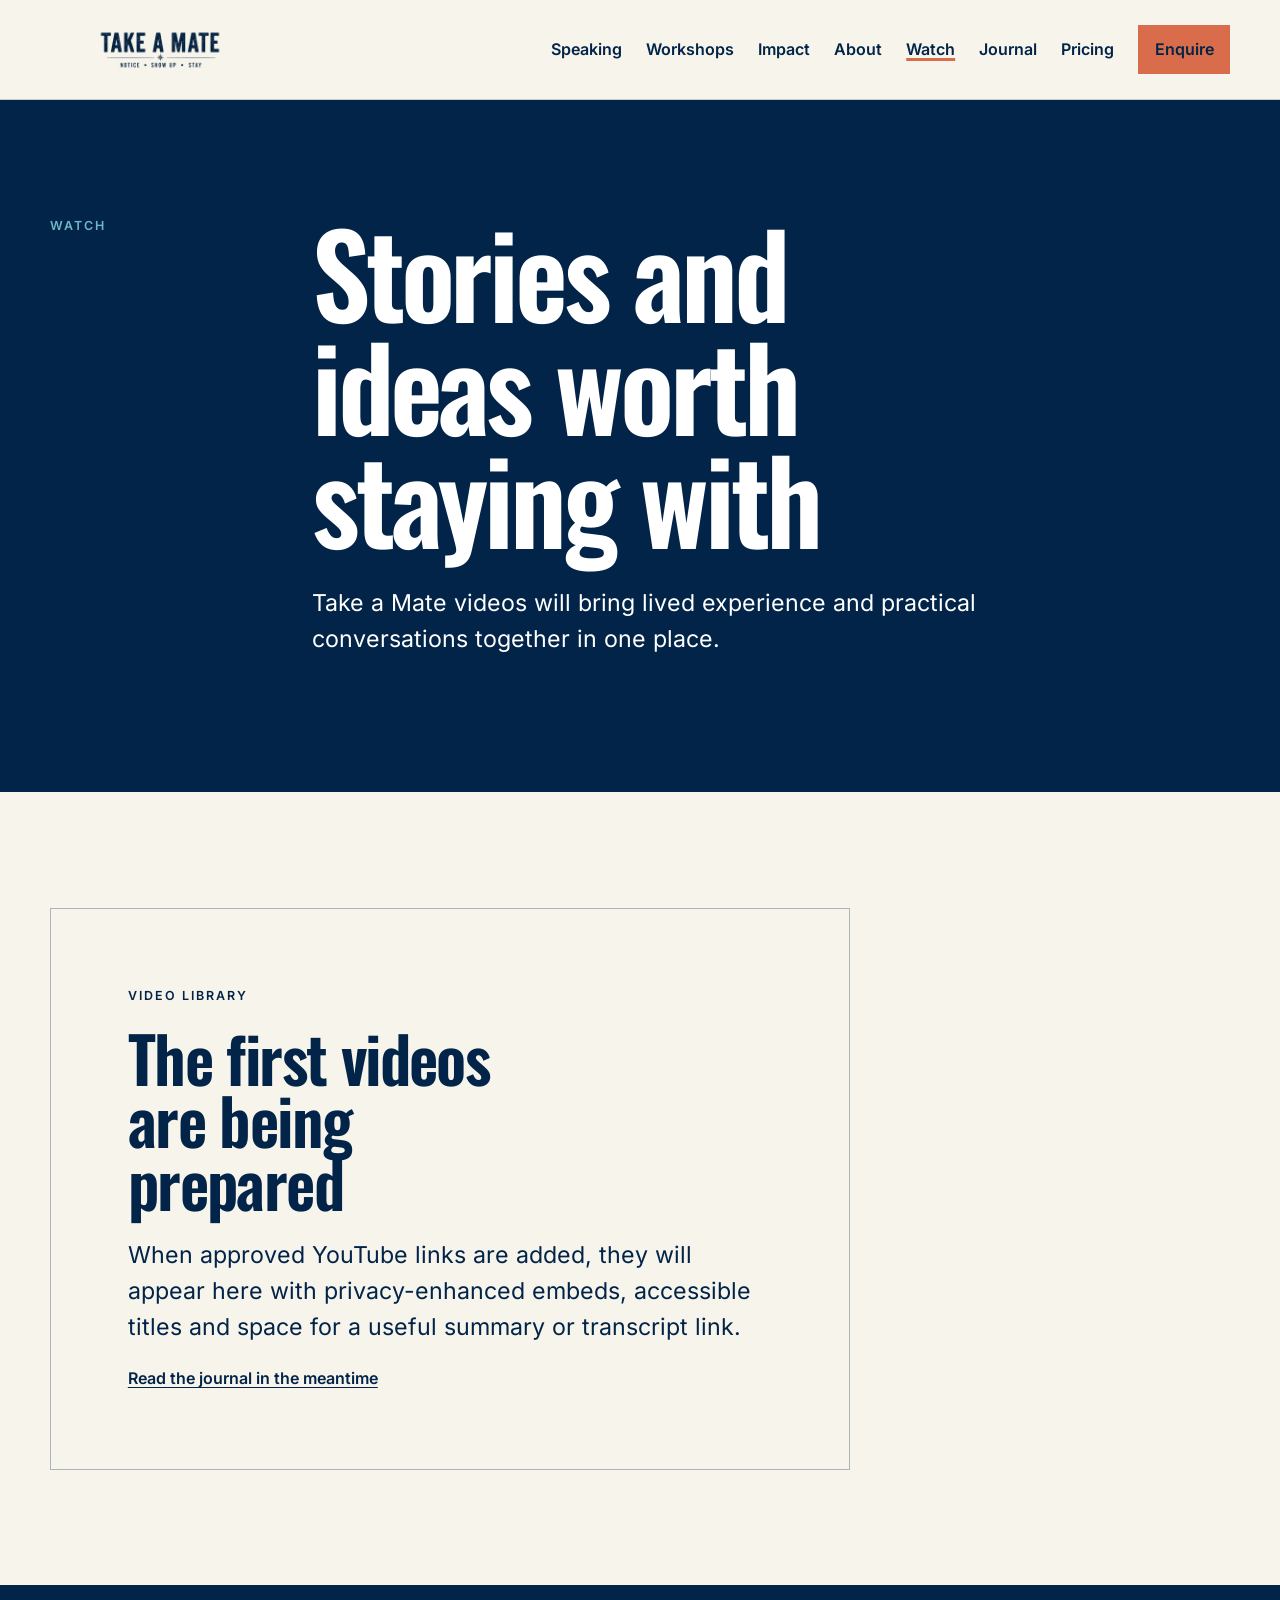
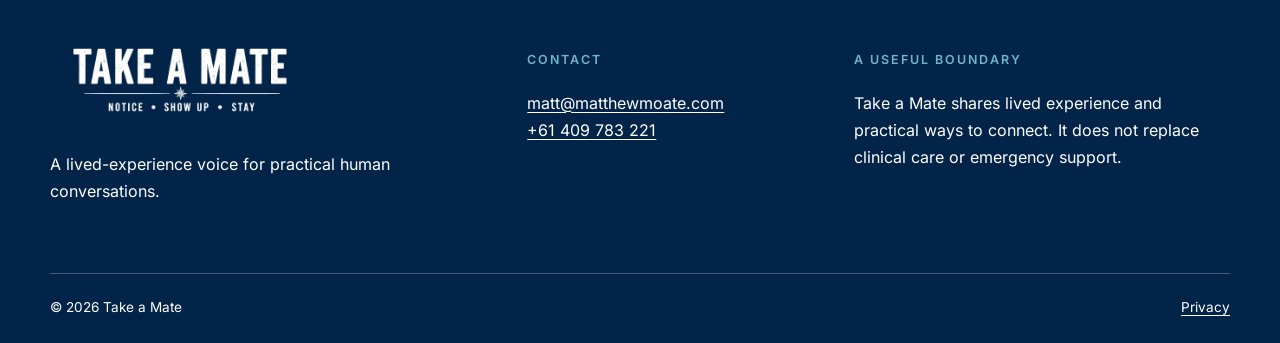
<file: watch/index.html>
<!DOCTYPE html><html lang="en-AU"> <head><meta charset="UTF-8"><meta name="robots" content="noindex,nofollow"><meta name="viewport" content="width=device-width"><meta name="description" content="Watch Take a Mate videos about noticing when someone may be struggling, showing up and staying connected."><meta name="theme-color" content="#022448"><meta name="generator" content="Astro v5.18.2"><link rel="canonical" href="https://takeamate.com.au/watch/"><link rel="icon" type="image/png" href="/assets/take-a-mate-square.png"><meta property="og:type" content="website"><meta property="og:locale" content="en_AU"><meta property="og:site_name" content="Take a Mate"><meta property="og:title" content="Watch | Take a Mate"><meta property="og:description" content="Watch Take a Mate videos about noticing when someone may be struggling, showing up and staying connected."><meta property="og:url" content="https://takeamate.com.au/watch/"><meta name="twitter:card" content="summary"><meta name="twitter:title" content="Watch | Take a Mate"><meta name="twitter:description" content="Watch Take a Mate videos about noticing when someone may be struggling, showing up and staying connected."><title>Watch | Take a Mate</title><link rel="stylesheet" href="/_astro/about.ClaWPKNk.css"></head> <body> <a class="skip-link" href="#main-content">Skip to content</a> <header class="site-header" data-header> <div class="shell header-inner"> <a class="brand" href="/" aria-label="Take a Mate home"> <img src="/assets/take-a-mate-horizontal.png" alt="Take a Mate - Notice, Show Up, Stay." width="2400" height="1200"> </a> <button class="menu-button" type="button" aria-expanded="false" aria-controls="site-nav" data-menu-button> <span class="sr-only">Open navigation</span> <span aria-hidden="true"></span><span aria-hidden="true"></span><span aria-hidden="true"></span> </button> <nav id="site-nav" class="site-nav" aria-label="Main navigation" data-nav> <ul> <li><a href="/speaking/">Speaking</a></li><li><a href="/workshops/">Workshops</a></li><li><a href="/impact/">Impact</a></li><li><a href="/about/">About</a></li><li><a href="/watch/" aria-current="page">Watch</a></li><li><a href="/journal/">Journal</a></li><li><a href="/pricing/">Pricing</a></li> </ul> <a class="button button-small" href="/contact/">Enquire</a> </nav> </div> </header> <script type="module">const t=document.querySelector("[data-menu-button]"),n=document.querySelector("[data-nav]");t?.addEventListener("click",()=>{const e=t.getAttribute("aria-expanded")==="true";t.setAttribute("aria-expanded",String(!e)),n?.toggleAttribute("data-open",!e),t.querySelector(".sr-only").textContent=e?"Open navigation":"Close navigation"});</script> <main id="main-content"> <section class="page-hero page-hero-dark"> <div class="shell page-hero-grid"> <p class="eyebrow">Watch</p> <div> <h1>Stories and ideas worth staying with</h1> <p class="lede">Take a Mate videos will bring lived experience and practical conversations together in one place.</p> </div> </div> </section> <section class="section"> <div class="shell"> <div class="empty-state"> <p class="eyebrow">Video library</p> <h2>The first videos are being prepared</h2> <p class="lede">When approved YouTube links are added, they will appear here with privacy-enhanced embeds, accessible titles and space for a useful summary or transcript link.</p> <a class="text-link" href="/journal/">Read the journal in the meantime</a> </div> </div> </section> </main> <footer class="site-footer"> <div class="shell footer-grid"> <div> <img class="footer-mark" src="/assets/take-a-mate-horizontal-white.png" alt="Take a Mate - Notice, Show Up, Stay." width="2400" height="1200"> <p>A lived-experience voice for practical human conversations.</p> </div> <div> <p class="eyebrow">Contact</p> <a href="mailto:matt@matthewmoate.com">matt@matthewmoate.com</a><br> <a href="tel:+61409783221">+61 409 783 221</a> </div> <div> <p class="eyebrow">A useful boundary</p> <p>Take a Mate shares lived experience and practical ways to connect. It does not replace clinical care or emergency support.</p> </div> </div> <div class="shell footer-base"> <span>© 2026 Take a Mate</span> <a href="/privacy/">Privacy</a> </div> </footer> </body></html>
</file>
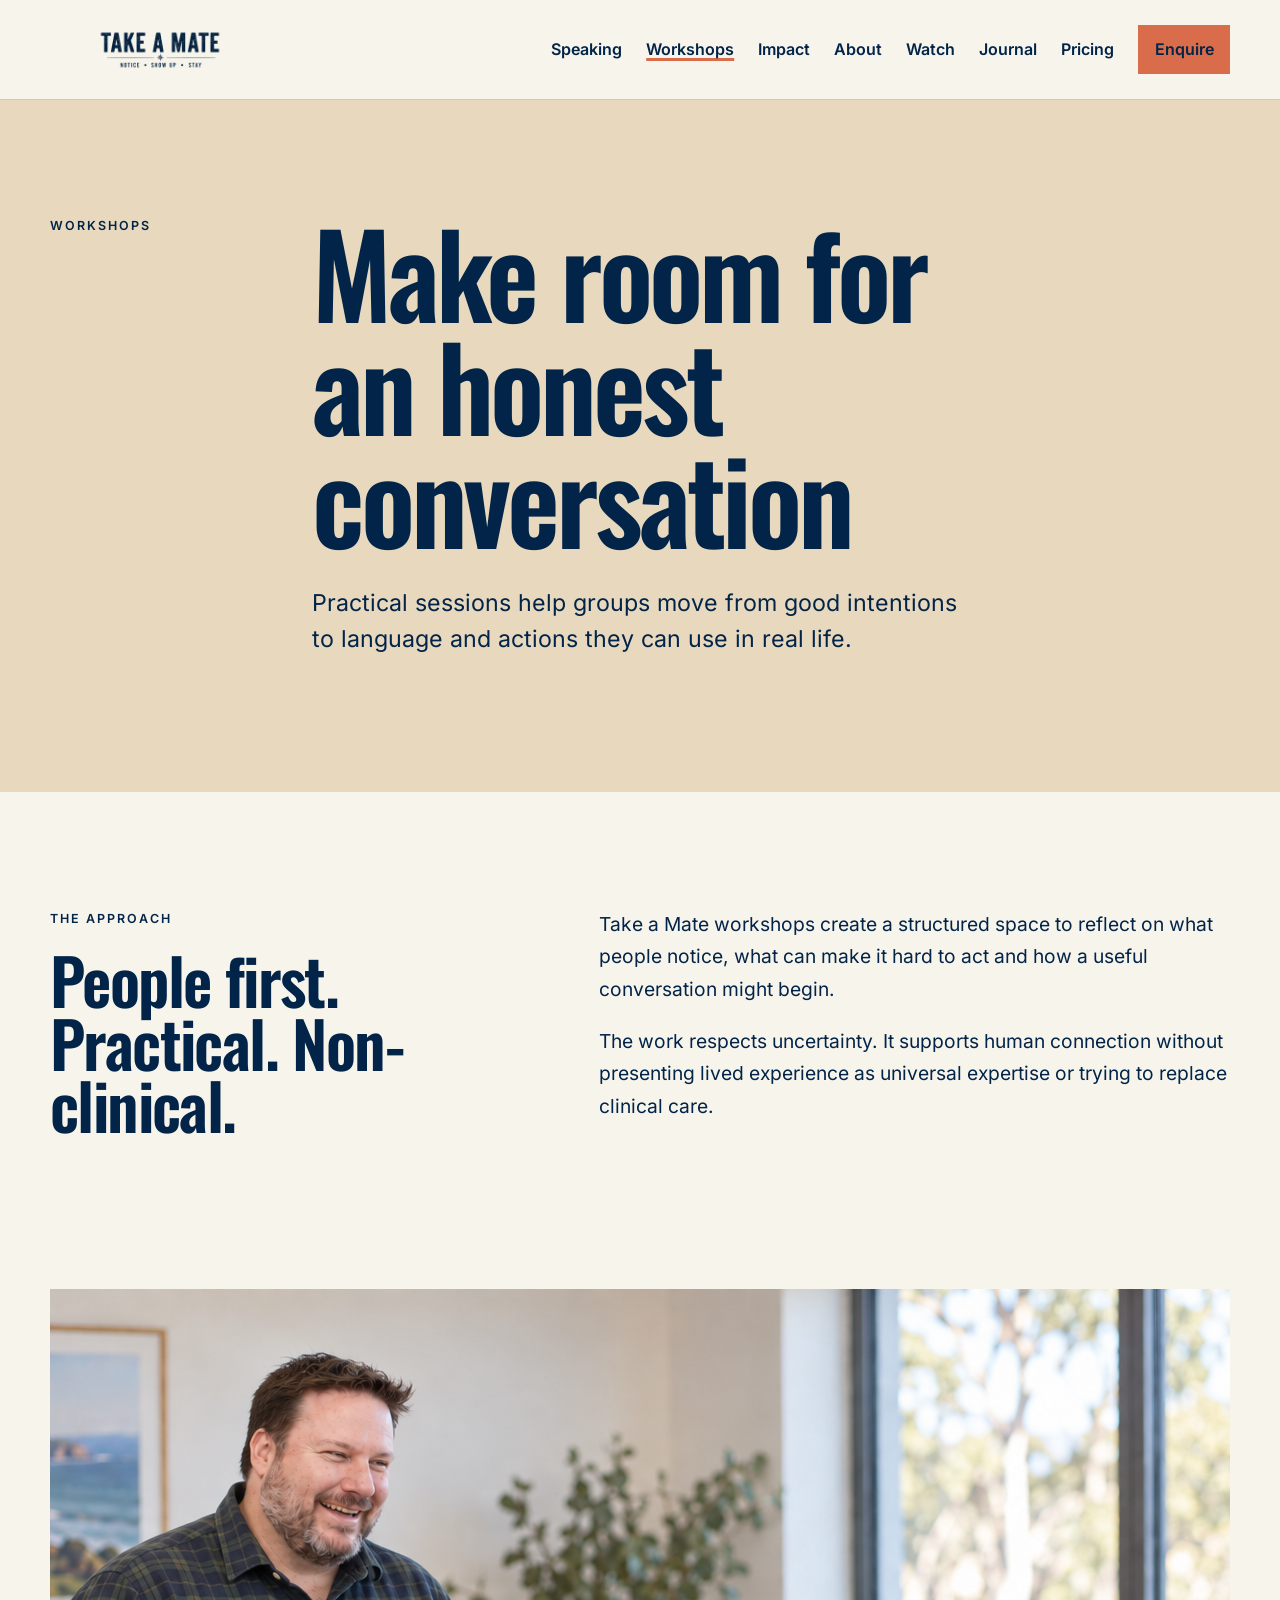
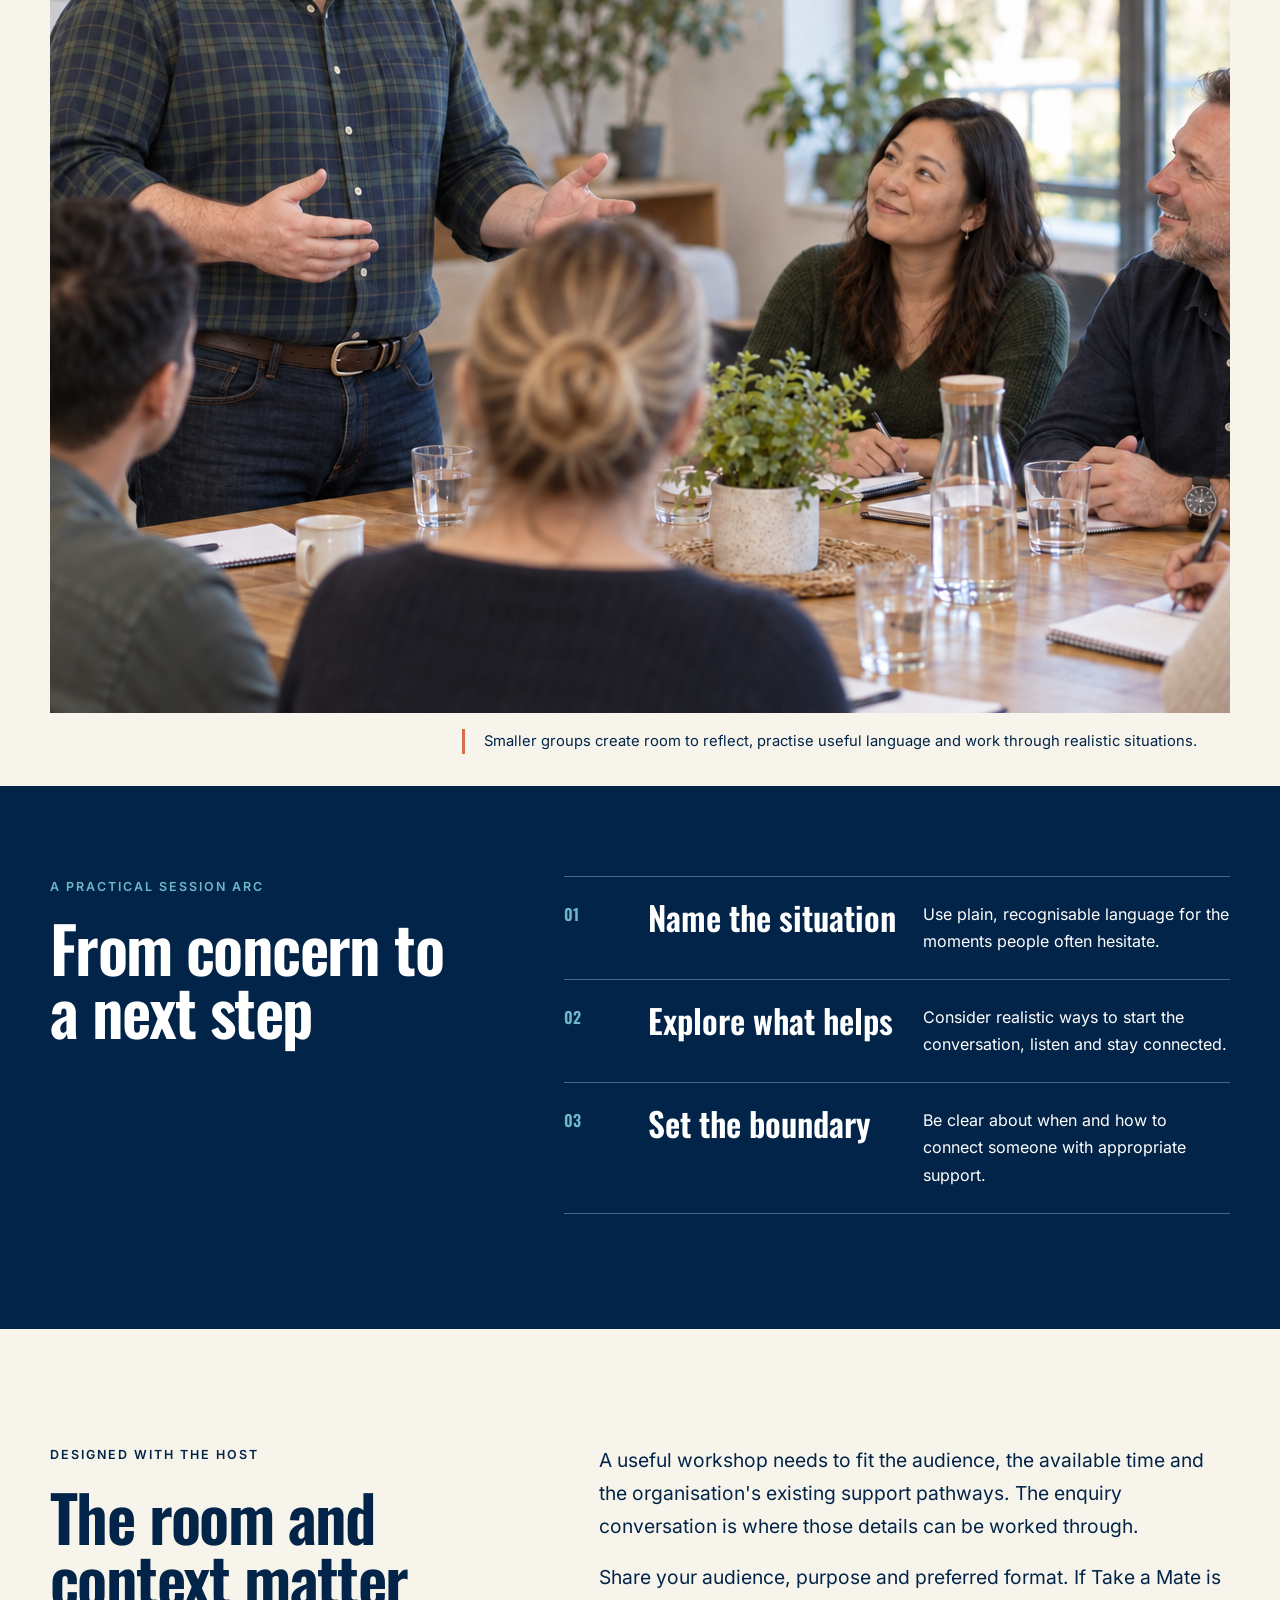
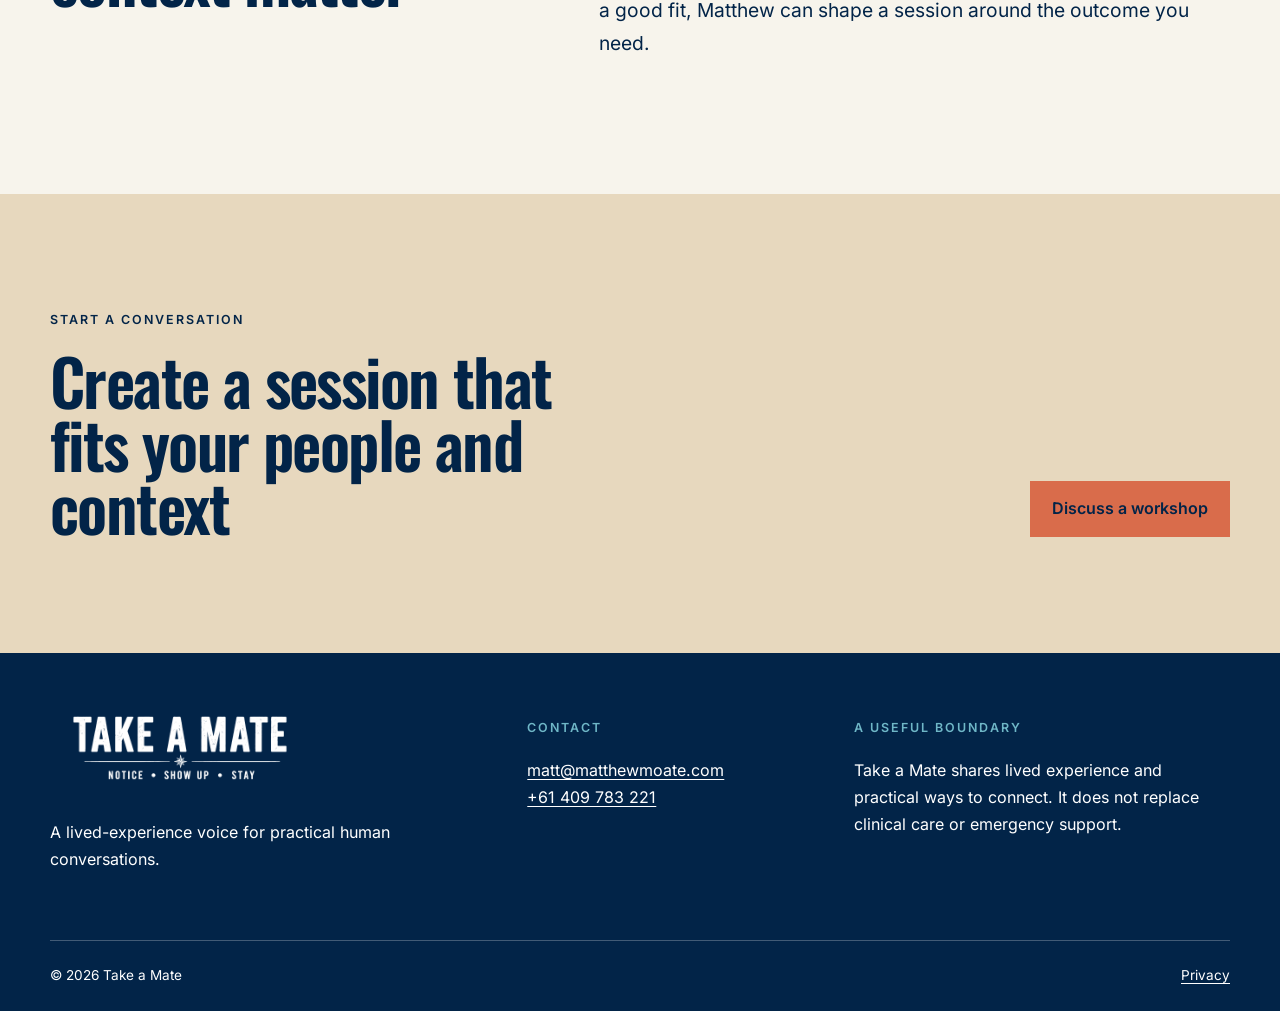
<file: workshops/index.html>
<!DOCTYPE html><html lang="en-AU"> <head><meta charset="UTF-8"><meta name="robots" content="noindex,nofollow"><meta name="viewport" content="width=device-width"><meta name="description" content="Practical, lived-experience workshops for workplaces, communities and organisations."><meta name="theme-color" content="#022448"><meta name="generator" content="Astro v5.18.2"><link rel="canonical" href="https://takeamate.com.au/workshops/"><link rel="icon" type="image/png" href="/assets/take-a-mate-square.png"><meta property="og:type" content="website"><meta property="og:locale" content="en_AU"><meta property="og:site_name" content="Take a Mate"><meta property="og:title" content="Workshops | Take a Mate"><meta property="og:description" content="Practical, lived-experience workshops for workplaces, communities and organisations."><meta property="og:url" content="https://takeamate.com.au/workshops/"><meta name="twitter:card" content="summary"><meta name="twitter:title" content="Workshops | Take a Mate"><meta name="twitter:description" content="Practical, lived-experience workshops for workplaces, communities and organisations."><title>Workshops | Take a Mate</title><link rel="stylesheet" href="/_astro/about.ClaWPKNk.css"></head> <body> <a class="skip-link" href="#main-content">Skip to content</a> <header class="site-header" data-header> <div class="shell header-inner"> <a class="brand" href="/" aria-label="Take a Mate home"> <img src="/assets/take-a-mate-horizontal.png" alt="Take a Mate - Notice, Show Up, Stay." width="2400" height="1200"> </a> <button class="menu-button" type="button" aria-expanded="false" aria-controls="site-nav" data-menu-button> <span class="sr-only">Open navigation</span> <span aria-hidden="true"></span><span aria-hidden="true"></span><span aria-hidden="true"></span> </button> <nav id="site-nav" class="site-nav" aria-label="Main navigation" data-nav> <ul> <li><a href="/speaking/">Speaking</a></li><li><a href="/workshops/" aria-current="page">Workshops</a></li><li><a href="/impact/">Impact</a></li><li><a href="/about/">About</a></li><li><a href="/watch/">Watch</a></li><li><a href="/journal/">Journal</a></li><li><a href="/pricing/">Pricing</a></li> </ul> <a class="button button-small" href="/contact/">Enquire</a> </nav> </div> </header> <script type="module">const t=document.querySelector("[data-menu-button]"),n=document.querySelector("[data-nav]");t?.addEventListener("click",()=>{const e=t.getAttribute("aria-expanded")==="true";t.setAttribute("aria-expanded",String(!e)),n?.toggleAttribute("data-open",!e),t.querySelector(".sr-only").textContent=e?"Open navigation":"Close navigation"});</script> <main id="main-content"> <section class="page-hero page-hero-sand"> <div class="shell page-hero-grid"> <p class="eyebrow">Workshops</p> <div> <h1>Make room for an honest conversation</h1> <p class="lede">Practical sessions help groups move from good intentions to language and actions they can use in real life.</p> </div> </div> </section> <section class="section"> <div class="shell editorial-grid"> <div> <p class="eyebrow">The approach</p> <h2>People first. Practical. Non-clinical.</h2> </div> <div class="prose-large"> <p>Take a Mate workshops create a structured space to reflect on what people notice, what can make it hard to act and how a useful conversation might begin.</p> <p>The work respects uncertainty. It supports human connection without presenting lived experience as universal expertise or trying to replace clinical care.</p> </div> </div> </section> <section class="photo-feature" aria-label="Smaller groups create room to reflect, practise useful language and work through realistic situations."> <div class="shell"> <figure> <img src="/assets/photos/matthew-table-workshop.png" alt="Matthew Moate facilitating a practical conversation around a table" width="1536" height="1024" loading="lazy" fetchpriority="auto" decoding="async"> <figcaption>Smaller groups create room to reflect, practise useful language and work through realistic situations.</figcaption> </figure> </div> </section> <section class="section section-navy"> <div class="shell workshop-flow"> <div> <p class="eyebrow">A practical session arc</p> <h2>From concern to a next step</h2> </div> <div class="flow-list"> <article><span>01</span><h3>Name the situation</h3><p>Use plain, recognisable language for the moments people often hesitate.</p></article> <article><span>02</span><h3>Explore what helps</h3><p>Consider realistic ways to start the conversation, listen and stay connected.</p></article> <article><span>03</span><h3>Set the boundary</h3><p>Be clear about when and how to connect someone with appropriate support.</p></article> </div> </div> </section> <section class="section"> <div class="shell details-grid"> <div> <p class="eyebrow">Designed with the host</p> <h2>The room and context matter</h2> </div> <div class="prose-large"> <p>A useful workshop needs to fit the audience, the available time and the organisation's existing support pathways. The enquiry conversation is where those details can be worked through.</p> <p>Share your audience, purpose and preferred format. If Take a Mate is a good fit, Matthew can shape a session around the outcome you need.</p> </div> </div> </section> <section class="section section-cta"> <div class="shell cta-row"> <div> <p class="eyebrow">Start a conversation</p> <h2>Create a session that fits your people and context</h2> </div> <a class="button" href="/contact/">Discuss a workshop</a> </div> </section> </main> <footer class="site-footer"> <div class="shell footer-grid"> <div> <img class="footer-mark" src="/assets/take-a-mate-horizontal-white.png" alt="Take a Mate - Notice, Show Up, Stay." width="2400" height="1200"> <p>A lived-experience voice for practical human conversations.</p> </div> <div> <p class="eyebrow">Contact</p> <a href="mailto:matt@matthewmoate.com">matt@matthewmoate.com</a><br> <a href="tel:+61409783221">+61 409 783 221</a> </div> <div> <p class="eyebrow">A useful boundary</p> <p>Take a Mate shares lived experience and practical ways to connect. It does not replace clinical care or emergency support.</p> </div> </div> <div class="shell footer-base"> <span>© 2026 Take a Mate</span> <a href="/privacy/">Privacy</a> </div> </footer> </body></html>
</file>
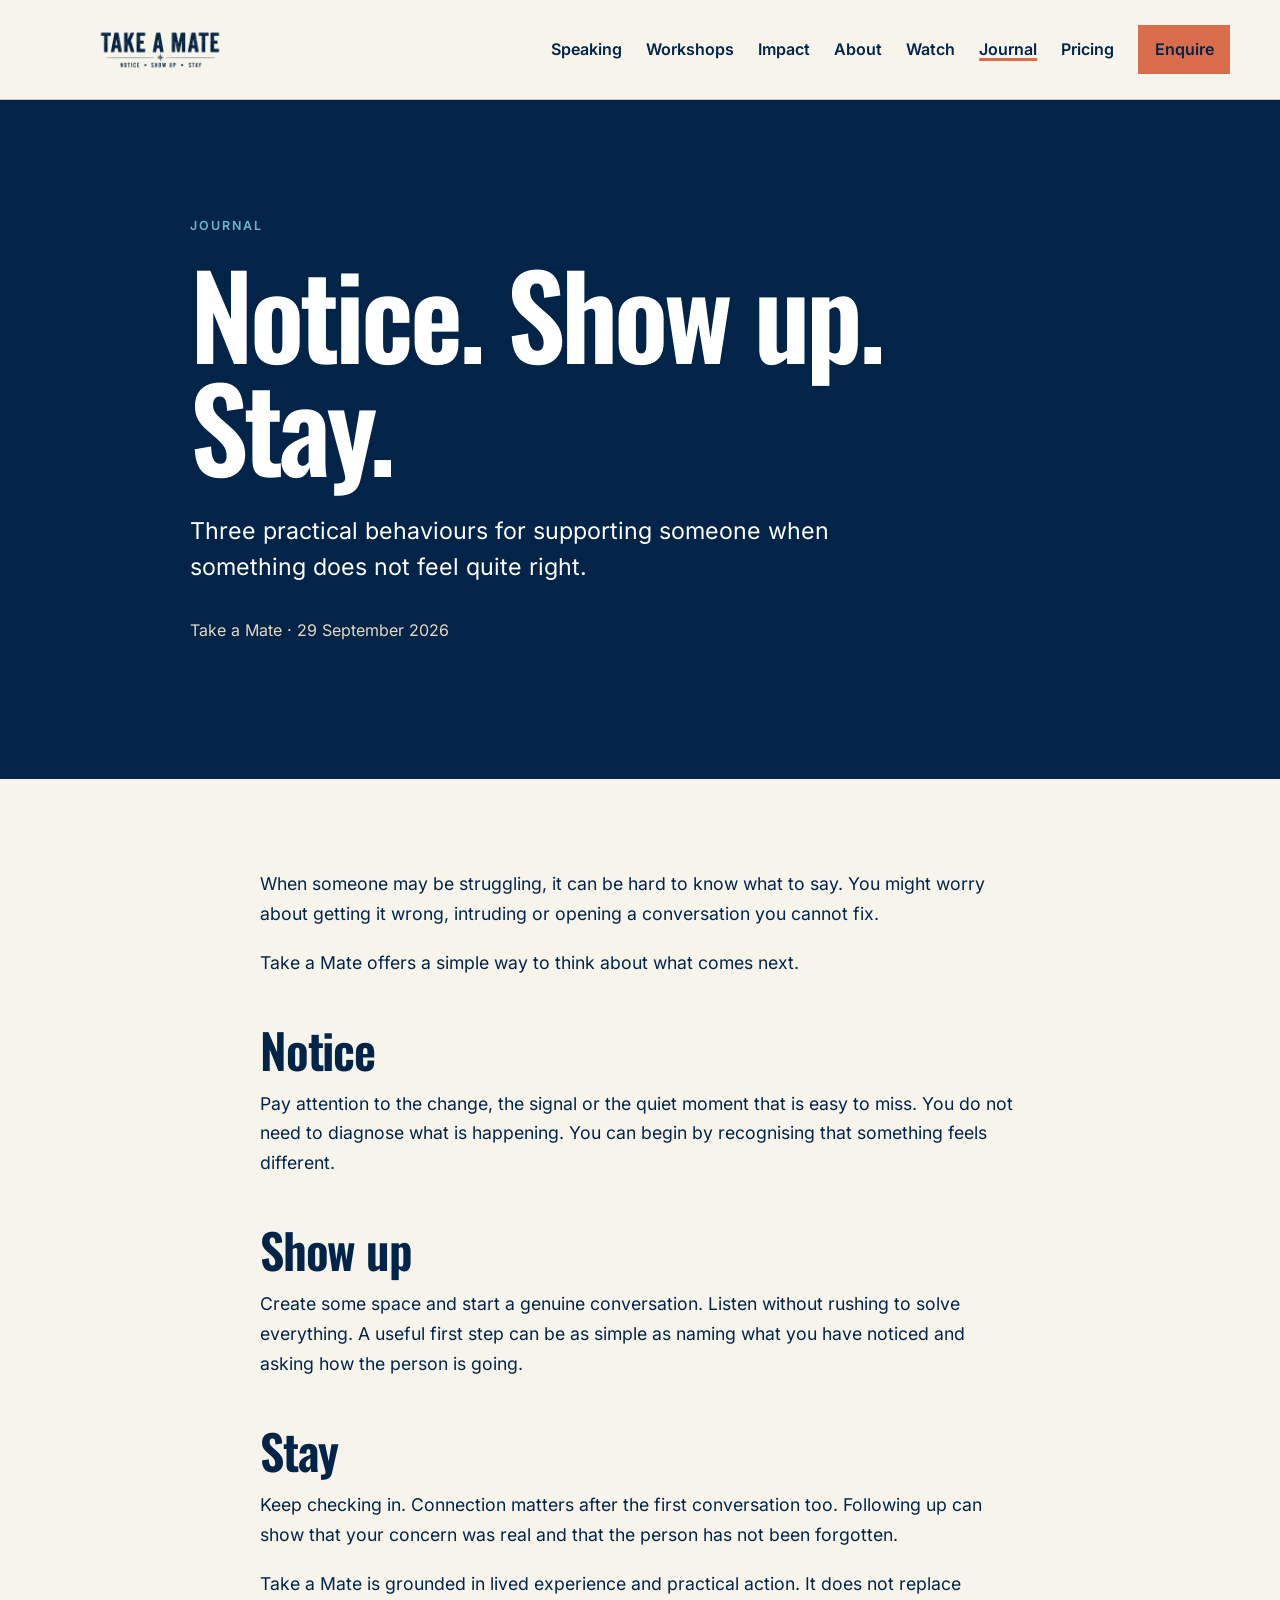
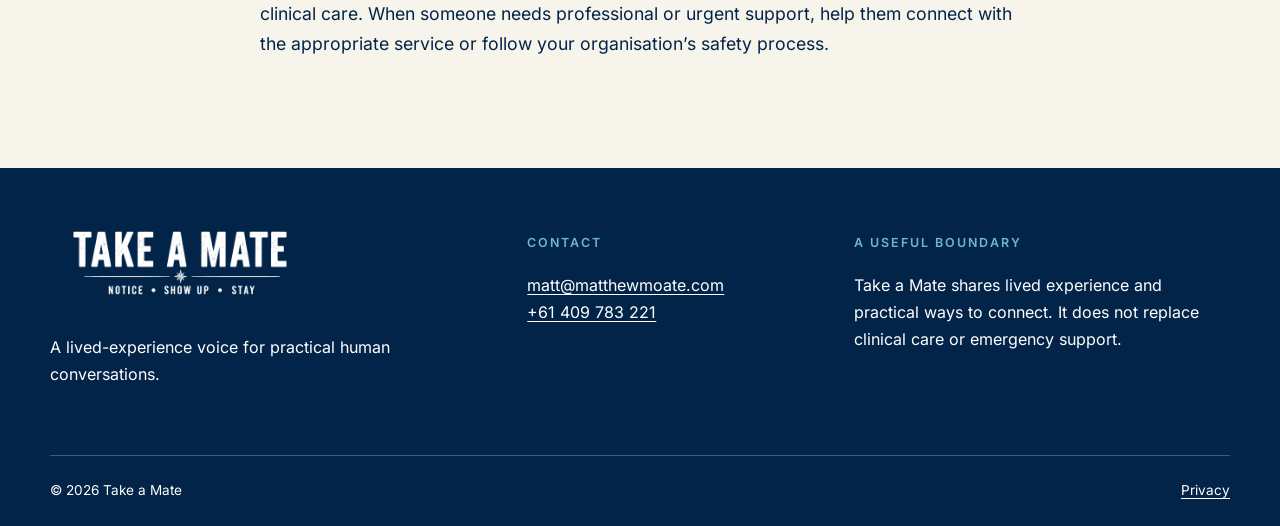
<file: journal/notice-show-up-stay/index.html>
<!DOCTYPE html><html lang="en-AU"> <head><meta charset="UTF-8"><meta name="robots" content="noindex,nofollow"><meta name="viewport" content="width=device-width"><meta name="description" content="Three practical behaviours for supporting someone when something does not feel quite right."><meta name="theme-color" content="#022448"><meta name="generator" content="Astro v5.18.2"><link rel="canonical" href="https://takeamate.com.au/journal/notice-show-up-stay/"><link rel="icon" type="image/png" href="/assets/take-a-mate-square.png"><meta property="og:type" content="website"><meta property="og:locale" content="en_AU"><meta property="og:site_name" content="Take a Mate"><meta property="og:title" content="Notice. Show up. Stay. | Take a Mate"><meta property="og:description" content="Three practical behaviours for supporting someone when something does not feel quite right."><meta property="og:url" content="https://takeamate.com.au/journal/notice-show-up-stay/"><meta name="twitter:card" content="summary"><meta name="twitter:title" content="Notice. Show up. Stay. | Take a Mate"><meta name="twitter:description" content="Three practical behaviours for supporting someone when something does not feel quite right."><title>Notice. Show up. Stay. | Take a Mate</title><link rel="stylesheet" href="/_astro/about.ClaWPKNk.css"></head> <body> <a class="skip-link" href="#main-content">Skip to content</a> <header class="site-header" data-header> <div class="shell header-inner"> <a class="brand" href="/" aria-label="Take a Mate home"> <img src="/assets/take-a-mate-horizontal.png" alt="Take a Mate - Notice, Show Up, Stay." width="2400" height="1200"> </a> <button class="menu-button" type="button" aria-expanded="false" aria-controls="site-nav" data-menu-button> <span class="sr-only">Open navigation</span> <span aria-hidden="true"></span><span aria-hidden="true"></span><span aria-hidden="true"></span> </button> <nav id="site-nav" class="site-nav" aria-label="Main navigation" data-nav> <ul> <li><a href="/speaking/">Speaking</a></li><li><a href="/workshops/">Workshops</a></li><li><a href="/impact/">Impact</a></li><li><a href="/about/">About</a></li><li><a href="/watch/">Watch</a></li><li><a href="/journal/" aria-current="page">Journal</a></li><li><a href="/pricing/">Pricing</a></li> </ul> <a class="button button-small" href="/contact/">Enquire</a> </nav> </div> </header> <script type="module">const t=document.querySelector("[data-menu-button]"),n=document.querySelector("[data-nav]");t?.addEventListener("click",()=>{const e=t.getAttribute("aria-expanded")==="true";t.setAttribute("aria-expanded",String(!e)),n?.toggleAttribute("data-open",!e),t.querySelector(".sr-only").textContent=e?"Open navigation":"Close navigation"});</script> <main id="main-content"> <article class="article-page"> <header class="article-header"> <div class="shell article-header-inner"> <p class="eyebrow">Journal</p> <h1>Notice. Show up. Stay.</h1> <p class="lede">Three practical behaviours for supporting someone when something does not feel quite right.</p> <p class="article-meta">Take a Mate · <time datetime="2026-09-29T00:00:00.000Z">29 September 2026</time></p> </div> </header> <div class="shell article-body"> <p>When someone may be struggling, it can be hard to know what to say. You might worry about getting it wrong, intruding or opening a conversation you cannot fix.</p>
<p>Take a Mate offers a simple way to think about what comes next.</p>
<h2 id="notice">Notice</h2>
<p>Pay attention to the change, the signal or the quiet moment that is easy to miss. You do not need to diagnose what is happening. You can begin by recognising that something feels different.</p>
<h2 id="show-up">Show up</h2>
<p>Create some space and start a genuine conversation. Listen without rushing to solve everything. A useful first step can be as simple as naming what you have noticed and asking how the person is going.</p>
<h2 id="stay">Stay</h2>
<p>Keep checking in. Connection matters after the first conversation too. Following up can show that your concern was real and that the person has not been forgotten.</p>
<p>Take a Mate is grounded in lived experience and practical action. It does not replace clinical care. When someone needs professional or urgent support, help them connect with the appropriate service or follow your organisation’s safety process.</p> </div> </article> </main> <footer class="site-footer"> <div class="shell footer-grid"> <div> <img class="footer-mark" src="/assets/take-a-mate-horizontal-white.png" alt="Take a Mate - Notice, Show Up, Stay." width="2400" height="1200"> <p>A lived-experience voice for practical human conversations.</p> </div> <div> <p class="eyebrow">Contact</p> <a href="mailto:matt@matthewmoate.com">matt@matthewmoate.com</a><br> <a href="tel:+61409783221">+61 409 783 221</a> </div> <div> <p class="eyebrow">A useful boundary</p> <p>Take a Mate shares lived experience and practical ways to connect. It does not replace clinical care or emergency support.</p> </div> </div> <div class="shell footer-base"> <span>© 2026 Take a Mate</span> <a href="/privacy/">Privacy</a> </div> </footer> </body></html>
</file>
<file: _astro/about.ClaWPKNk.css>
@font-face{font-family:Oswald;font-style:normal;font-display:swap;font-weight:600;src:url(/_astro/oswald-cyrillic-ext-600-normal.DJv8RkPb.woff2) format("woff2"),url(/_astro/oswald-cyrillic-ext-600-normal.CXH_3Vsf.woff) format("woff");unicode-range:U+0460-052F,U+1C80-1C8A,U+20B4,U+2DE0-2DFF,U+A640-A69F,U+FE2E-FE2F}@font-face{font-family:Oswald;font-style:normal;font-display:swap;font-weight:600;src:url(/_astro/oswald-cyrillic-600-normal.OIkAk3Qq.woff2) format("woff2"),url(/_astro/oswald-cyrillic-600-normal.B7zyAoGs.woff) format("woff");unicode-range:U+0301,U+0400-045F,U+0490-0491,U+04B0-04B1,U+2116}@font-face{font-family:Oswald;font-style:normal;font-display:swap;font-weight:600;src:url(/_astro/oswald-vietnamese-600-normal.h0z1RevK.woff2) format("woff2"),url(/_astro/oswald-vietnamese-600-normal.CH5CIKWT.woff) format("woff");unicode-range:U+0102-0103,U+0110-0111,U+0128-0129,U+0168-0169,U+01A0-01A1,U+01AF-01B0,U+0300-0301,U+0303-0304,U+0308-0309,U+0323,U+0329,U+1EA0-1EF9,U+20AB}@font-face{font-family:Oswald;font-style:normal;font-display:swap;font-weight:600;src:url(/_astro/oswald-latin-ext-600-normal.5Cvn_Zbc.woff2) format("woff2"),url(/_astro/oswald-latin-ext-600-normal.BUCHT9gM.woff) format("woff");unicode-range:U+0100-02BA,U+02BD-02C5,U+02C7-02CC,U+02CE-02D7,U+02DD-02FF,U+0304,U+0308,U+0329,U+1D00-1DBF,U+1E00-1E9F,U+1EF2-1EFF,U+2020,U+20A0-20AB,U+20AD-20C0,U+2113,U+2C60-2C7F,U+A720-A7FF}@font-face{font-family:Oswald;font-style:normal;font-display:swap;font-weight:600;src:url(/_astro/oswald-latin-600-normal.plFmSr5g.woff2) format("woff2"),url(/_astro/oswald-latin-600-normal.DRToI_2E.woff) format("woff");unicode-range:U+0000-00FF,U+0131,U+0152-0153,U+02BB-02BC,U+02C6,U+02DA,U+02DC,U+0304,U+0308,U+0329,U+2000-206F,U+20AC,U+2122,U+2191,U+2193,U+2212,U+2215,U+FEFF,U+FFFD}@font-face{font-family:Inter;font-style:normal;font-display:swap;font-weight:400;src:url(/_astro/inter-cyrillic-ext-400-normal.BQZuk6qB.woff2) format("woff2"),url(/_astro/inter-cyrillic-ext-400-normal.DQukG94-.woff) format("woff");unicode-range:U+0460-052F,U+1C80-1C8A,U+20B4,U+2DE0-2DFF,U+A640-A69F,U+FE2E-FE2F}@font-face{font-family:Inter;font-style:normal;font-display:swap;font-weight:400;src:url(/_astro/inter-cyrillic-400-normal.obahsSVq.woff2) format("woff2"),url(/_astro/inter-cyrillic-400-normal.HOLc17fK.woff) format("woff");unicode-range:U+0301,U+0400-045F,U+0490-0491,U+04B0-04B1,U+2116}@font-face{font-family:Inter;font-style:normal;font-display:swap;font-weight:400;src:url(/_astro/inter-greek-ext-400-normal.DGGRlc-M.woff2) format("woff2"),url(/_astro/inter-greek-ext-400-normal.KugGGMne.woff) format("woff");unicode-range:U+1F00-1FFF}@font-face{font-family:Inter;font-style:normal;font-display:swap;font-weight:400;src:url(/_astro/inter-greek-400-normal.B4URO6DV.woff2) format("woff2"),url(/_astro/inter-greek-400-normal.q2sYcFCs.woff) format("woff");unicode-range:U+0370-0377,U+037A-037F,U+0384-038A,U+038C,U+038E-03A1,U+03A3-03FF}@font-face{font-family:Inter;font-style:normal;font-display:swap;font-weight:400;src:url(/_astro/inter-vietnamese-400-normal.DMkecbls.woff2) format("woff2"),url(/_astro/inter-vietnamese-400-normal.Bbgyi5SW.woff) format("woff");unicode-range:U+0102-0103,U+0110-0111,U+0128-0129,U+0168-0169,U+01A0-01A1,U+01AF-01B0,U+0300-0301,U+0303-0304,U+0308-0309,U+0323,U+0329,U+1EA0-1EF9,U+20AB}@font-face{font-family:Inter;font-style:normal;font-display:swap;font-weight:400;src:url(/_astro/inter-latin-ext-400-normal.C1nco2VV.woff2) format("woff2"),url(/_astro/inter-latin-ext-400-normal.77YHD8bZ.woff) format("woff");unicode-range:U+0100-02BA,U+02BD-02C5,U+02C7-02CC,U+02CE-02D7,U+02DD-02FF,U+0304,U+0308,U+0329,U+1D00-1DBF,U+1E00-1E9F,U+1EF2-1EFF,U+2020,U+20A0-20AB,U+20AD-20C0,U+2113,U+2C60-2C7F,U+A720-A7FF}@font-face{font-family:Inter;font-style:normal;font-display:swap;font-weight:400;src:url(/_astro/inter-latin-400-normal.C38fXH4l.woff2) format("woff2"),url(/_astro/inter-latin-400-normal.CyCys3Eg.woff) format("woff");unicode-range:U+0000-00FF,U+0131,U+0152-0153,U+02BB-02BC,U+02C6,U+02DA,U+02DC,U+0304,U+0308,U+0329,U+2000-206F,U+20AC,U+2122,U+2191,U+2193,U+2212,U+2215,U+FEFF,U+FFFD}@font-face{font-family:Inter;font-style:normal;font-display:swap;font-weight:600;src:url(/_astro/inter-cyrillic-ext-600-normal.Dfes3d0z.woff2) format("woff2"),url(/_astro/inter-cyrillic-ext-600-normal.Bcila6Z-.woff) format("woff");unicode-range:U+0460-052F,U+1C80-1C8A,U+20B4,U+2DE0-2DFF,U+A640-A69F,U+FE2E-FE2F}@font-face{font-family:Inter;font-style:normal;font-display:swap;font-weight:600;src:url(/_astro/inter-cyrillic-600-normal.CWCymEST.woff2) format("woff2"),url(/_astro/inter-cyrillic-600-normal.4D_pXhcN.woff) format("woff");unicode-range:U+0301,U+0400-045F,U+0490-0491,U+04B0-04B1,U+2116}@font-face{font-family:Inter;font-style:normal;font-display:swap;font-weight:600;src:url(/_astro/inter-greek-ext-600-normal.DRtmH8MT.woff2) format("woff2"),url(/_astro/inter-greek-ext-600-normal.B8X0CLgF.woff) format("woff");unicode-range:U+1F00-1FFF}@font-face{font-family:Inter;font-style:normal;font-display:swap;font-weight:600;src:url(/_astro/inter-greek-600-normal.plRanbMR.woff2) format("woff2"),url(/_astro/inter-greek-600-normal.BZpKdvQh.woff) format("woff");unicode-range:U+0370-0377,U+037A-037F,U+0384-038A,U+038C,U+038E-03A1,U+03A3-03FF}@font-face{font-family:Inter;font-style:normal;font-display:swap;font-weight:600;src:url(/_astro/inter-vietnamese-600-normal.Cc8MFFhd.woff2) format("woff2"),url(/_astro/inter-vietnamese-600-normal.BuLX-rYi.woff) format("woff");unicode-range:U+0102-0103,U+0110-0111,U+0128-0129,U+0168-0169,U+01A0-01A1,U+01AF-01B0,U+0300-0301,U+0303-0304,U+0308-0309,U+0323,U+0329,U+1EA0-1EF9,U+20AB}@font-face{font-family:Inter;font-style:normal;font-display:swap;font-weight:600;src:url(/_astro/inter-latin-ext-600-normal.D2bJ5OIk.woff2) format("woff2"),url(/_astro/inter-latin-ext-600-normal.CIVaiw4L.woff) format("woff");unicode-range:U+0100-02BA,U+02BD-02C5,U+02C7-02CC,U+02CE-02D7,U+02DD-02FF,U+0304,U+0308,U+0329,U+1D00-1DBF,U+1E00-1E9F,U+1EF2-1EFF,U+2020,U+20A0-20AB,U+20AD-20C0,U+2113,U+2C60-2C7F,U+A720-A7FF}@font-face{font-family:Inter;font-style:normal;font-display:swap;font-weight:600;src:url(/_astro/inter-latin-600-normal.LgqL8muc.woff2) format("woff2"),url(/_astro/inter-latin-600-normal.CiBQ2DWP.woff) format("woff");unicode-range:U+0000-00FF,U+0131,U+0152-0153,U+02BB-02BC,U+02C6,U+02DA,U+02DC,U+0304,U+0308,U+0329,U+2000-206F,U+20AC,U+2122,U+2191,U+2193,U+2212,U+2215,U+FEFF,U+FFFD}:root{--navy: #022448;--ocean: #1f6f8b;--sea-glass: #6fb7c7;--sand: #e7d8be;--ivory: #f7f4ec;--coral: #d96c4b;--white: #ffffff;--ink: #0d2d4c;--display: "Oswald", "Arial Narrow", Arial, sans-serif;--body: "Inter", Arial, sans-serif;--shell: min(1180px, calc(100% - 2.5rem) );--space: clamp(4.5rem, 9vw, 8.5rem)}*{box-sizing:border-box}html{scroll-behavior:smooth}body{margin:0;background:var(--ivory);color:var(--navy);font-family:var(--body);font-size:1rem;line-height:1.7;text-rendering:optimizeLegibility}img{display:block;max-width:100%}a{color:inherit;text-decoration-thickness:.09em;text-underline-offset:.2em}a:hover{text-decoration-thickness:.14em}:focus-visible{outline:3px solid var(--coral);outline-offset:4px}.shell{width:var(--shell);margin-inline:auto}.sr-only{position:absolute;width:1px;height:1px;padding:0;margin:-1px;overflow:hidden;clip:rect(0,0,0,0);white-space:nowrap;border:0}.skip-link{position:fixed;z-index:1000;top:1rem;left:1rem;transform:translateY(-150%);background:var(--white);padding:.7rem 1rem}.skip-link:focus{transform:translateY(0)}h1,h2,h3,blockquote,.display-line,.display-quote{font-family:var(--display);font-weight:600;line-height:.98;margin:0}h1{font-size:clamp(3.8rem,9vw,8rem);max-width:10ch;letter-spacing:-.035em}h2{font-size:clamp(2.7rem,5vw,5rem);max-width:12ch;letter-spacing:-.025em}h3{font-size:clamp(1.7rem,2.6vw,2.4rem)}p{margin:0 0 1.2rem}.lede{font-size:clamp(1.15rem,2vw,1.45rem);line-height:1.55;max-width:42rem}.eyebrow{font-size:.78rem;font-weight:600;letter-spacing:.16em;text-transform:uppercase}.button{display:inline-flex;align-items:center;justify-content:center;min-height:3.25rem;padding:.8rem 1.25rem;background:var(--coral);color:var(--navy);font-weight:600;text-decoration:none;border:2px solid var(--coral)}.button:hover{background:var(--white);border-color:var(--white)}.button-small{min-height:2.7rem;padding:.55rem .9rem}.text-link{font-weight:600}.actions{display:flex;flex-wrap:wrap;align-items:center;gap:1.4rem;margin-top:2rem}.site-header{position:relative;z-index:20;background:var(--ivory);border-bottom:1px solid rgba(2,36,72,.2)}.header-inner{min-height:6.2rem;display:flex;align-items:center;justify-content:space-between;gap:2rem}.brand{display:block;width:220px;height:72px;overflow:hidden}.brand img{width:100%;height:100%;object-fit:contain}.site-nav{display:flex;align-items:center;gap:1.5rem}.site-nav ul{display:flex;list-style:none;margin:0;padding:0;gap:1.5rem}.site-nav a{text-decoration:none;font-weight:600}.site-nav a[aria-current=page]{text-decoration:underline;text-decoration-color:var(--coral);text-decoration-thickness:3px}.menu-button{display:none;background:transparent;border:0;padding:.75rem}.menu-button span[aria-hidden]{display:block;width:1.7rem;height:2px;background:var(--navy);margin:5px 0}.hero{padding:clamp(4.5rem,8vw,8rem) 0}.home-hero{position:relative;background:var(--navy);color:var(--white);overflow:hidden}.home-hero:after{content:"";position:absolute;inset:auto -8vw -12vw auto;width:34vw;min-width:260px;aspect-ratio:1;border:clamp(20px,4vw,56px) solid rgba(111,183,199,.18);border-radius:50%}.hero-grid{position:relative;z-index:1;display:grid;grid-template-columns:minmax(0,1.35fr) minmax(260px,.65fr);gap:clamp(3rem,8vw,8rem);align-items:end}.home-hero .eyebrow{color:var(--sea-glass)}.home-hero .lede{margin-top:2rem}.hero-note{border-top:1px solid var(--sea-glass);padding-top:1.25rem}.hero-number{color:var(--sea-glass);font-family:var(--display);font-size:1.1rem;letter-spacing:.12em}.approach-list{list-style:none;padding:0;margin:2.5rem 0 0}.approach-list li{padding:1rem 0;border-bottom:1px solid rgba(255,255,255,.25)}.approach-list span{display:block;font-family:var(--display);font-size:2rem;line-height:1}.approach-list small{display:block;margin-top:.5rem;font-size:.9rem}.section{padding:var(--space) 0}.photo-feature{padding:clamp(1rem,2.5vw,2rem) 0;background:var(--ivory)}.photo-feature figure{margin:0}.photo-feature img{width:100%;aspect-ratio:3 / 2;object-fit:cover;object-position:center}.photo-feature figcaption{max-width:48rem;margin:1rem 0 0 auto;padding-left:1.2rem;border-left:3px solid var(--coral);font-size:.92rem}.photo-feature+.section{padding-top:clamp(3.5rem,7vw,6.5rem)}.split-intro{display:grid;grid-template-columns:.55fr 1.45fr;gap:2rem;align-items:start}.split-intro .lede{margin-top:1.7rem}.offer-grid{display:grid;grid-template-columns:repeat(3,1fr);margin-top:4rem;border-top:1px solid rgba(2,36,72,.28)}.offer-card{display:block;padding:2rem 1.8rem 2.5rem 0;color:inherit;text-decoration:none;border-right:1px solid rgba(2,36,72,.28)}.offer-card+.offer-card{padding-left:1.8rem}.offer-card:last-child{border-right:0}.offer-card:hover h3{color:var(--ocean)}.offer-card h3{margin:2.5rem 0 1.2rem;max-width:10ch}.offer-card p{min-height:7rem}.card-index{font-family:var(--display);color:var(--ocean)}.pricing-prompt{display:flex;align-items:center;justify-content:space-between;gap:2rem;margin-top:2rem;padding:1.25rem 0;border-top:1px solid rgba(2,36,72,.28);border-bottom:1px solid rgba(2,36,72,.28)}.pricing-prompt p{margin:0;font-weight:600}.section-navy{background:var(--navy);color:var(--white)}.statement{display:grid;grid-template-columns:.45fr 1.4fr .75fr;gap:clamp(2rem,6vw,6rem);align-items:start}.statement .eyebrow{color:var(--sea-glass)}.statement h2{font-size:clamp(3rem,7vw,7rem);color:var(--sand);max-width:11ch}.statement>p:last-child{padding-top:.4rem}.section-cta{background:var(--sand)}.cta-row{display:flex;align-items:end;justify-content:space-between;gap:2rem}.cta-row h2{max-width:15ch;margin-top:1rem}.site-footer{padding:4rem 0 1.5rem;background:var(--navy);color:var(--white)}.footer-grid{display:grid;grid-template-columns:1.1fr .7fr 1fr;gap:4rem}.footer-grid a{color:var(--white)}.footer-mark{width:260px;height:142px;object-fit:contain;margin-top:-2.5rem}.footer-grid .eyebrow{color:var(--sea-glass)}.footer-base{display:flex;justify-content:space-between;gap:2rem;margin-top:3rem;padding-top:1.4rem;border-top:1px solid rgba(255,255,255,.25);font-size:.85rem}.page-hero{padding:clamp(4.5rem,9vw,8rem) 0}.page-hero-grid{display:grid;grid-template-columns:.4fr 1.6fr;gap:2rem;align-items:start}.page-hero h1{max-width:11ch}.page-hero .lede{margin-top:2rem}.page-hero-dark{background:var(--navy);color:var(--white)}.page-hero-dark .eyebrow{color:var(--sea-glass)}.page-hero-sand,.section-sand{background:var(--sand)}.editorial-grid,.details-grid{display:grid;grid-template-columns:.8fr 1.2fr;gap:clamp(3rem,10vw,9rem)}.editorial-grid h2,.details-grid h2{margin-top:1rem}.prose-large{max-width:45rem}.prose-large p{font-size:clamp(1.08rem,1.5vw,1.3rem)}.display-line{font-size:clamp(4rem,8vw,8.5rem);color:var(--ocean)}.outcome-grid{display:grid;grid-template-columns:.8fr 1.2fr;gap:clamp(3rem,10vw,9rem)}.outcome-grid h2{margin-top:1rem}.numbered-list{list-style:none;padding:0;margin:0}.numbered-list li{display:grid;grid-template-columns:4rem 1fr;gap:1rem;padding:1.5rem 0;border-top:1px solid rgba(2,36,72,.35)}.numbered-list li:last-child{border-bottom:1px solid rgba(2,36,72,.35)}.numbered-list span,.flow-list span,.principles-grid span{color:var(--ocean);font-family:var(--display)}.numbered-list h3{margin-bottom:.55rem}.workshop-flow{display:grid;grid-template-columns:.75fr 1.25fr;gap:clamp(3rem,9vw,8rem)}.workshop-flow .eyebrow{color:var(--sea-glass)}.workshop-flow h2{margin-top:1rem}.flow-list{border-top:1px solid rgba(255,255,255,.3)}.flow-list article{display:grid;grid-template-columns:4rem 1fr 1.2fr;gap:1.2rem;align-items:start;padding:1.5rem 0;border-bottom:1px solid rgba(255,255,255,.3)}.flow-list span{color:var(--sea-glass)}.flow-list p{margin:0}.about-statement{display:grid;grid-template-columns:.45fr 1.25fr .7fr;gap:clamp(2rem,6vw,6rem)}.about-statement .eyebrow{color:var(--sea-glass)}.display-quote{color:var(--sand);font-size:clamp(3rem,6.5vw,6.8rem);max-width:11ch}.principles-grid{display:grid;grid-template-columns:repeat(4,1fr);border-top:1px solid rgba(2,36,72,.35)}.principles-grid>div{padding:2rem 1.4rem 0 0;border-right:1px solid rgba(2,36,72,.35)}.principles-grid>div+div{padding-left:1.4rem}.principles-grid>div:last-child{border-right:0}.principles-grid h3{margin:2rem 0 .7rem}.video-grid{display:grid;grid-template-columns:repeat(2,1fr);gap:3rem}.video-frame{position:relative;aspect-ratio:16 / 9;background:var(--navy)}.video-frame iframe{position:absolute;inset:0;width:100%;height:100%;border:0}.video-entry h2{margin-top:1.3rem}.empty-state{max-width:50rem;padding:clamp(2.5rem,6vw,5rem);border:1px solid rgba(2,36,72,.3)}.empty-state h2{margin:1rem 0 1.5rem}.journal-list article{display:grid;grid-template-columns:.4fr 1.6fr;gap:2rem;padding:2.5rem 0;border-top:1px solid rgba(2,36,72,.28)}.journal-list article:last-child{border-bottom:1px solid rgba(2,36,72,.28)}.journal-list h2{margin-bottom:1rem}.journal-list h2 a{text-decoration:none}.article-header{padding:clamp(4rem,9vw,8rem) 0;background:var(--navy);color:var(--white)}.article-header-inner{max-width:900px}.article-header .eyebrow{color:var(--sea-glass)}.article-header h1{margin-top:1rem;max-width:11ch}.article-header .lede{margin-top:2rem}.article-meta{margin-top:2rem;color:var(--sand)}.article-body{max-width:760px;padding-top:clamp(3.5rem,7vw,6rem);padding-bottom:clamp(3.5rem,7vw,6rem)}.article-body h2{margin:3rem 0 1rem;font-size:clamp(2rem,4vw,3rem)}.article-body p{font-size:1.1rem}.contact-section{padding-top:0}.contact-grid{display:grid;grid-template-columns:.65fr 1.35fr;gap:clamp(3rem,8vw,7rem)}.contact-grid aside{padding-top:1rem}.contact-grid aside h2{margin:1rem 0 .5rem}.form-note{margin-top:3rem;padding-top:1.5rem;border-top:1px solid rgba(2,36,72,.3)}.form-note h3{margin-bottom:.8rem}.enquiry-form{display:grid;gap:1.4rem;padding:clamp(1.5rem,4vw,3rem);background:var(--white);border-top:6px solid var(--ocean)}.field-row{display:grid;grid-template-columns:repeat(2,1fr);gap:1.2rem}.enquiry-form label{display:grid;gap:.5rem;font-weight:600}.enquiry-form input,.enquiry-form select,.enquiry-form textarea{width:100%;border:1px solid rgba(2,36,72,.5);border-radius:0;background:var(--ivory);color:var(--navy);font:inherit;padding:.75rem}.enquiry-form input,.enquiry-form select{min-height:3rem}.enquiry-form textarea{resize:vertical}.enquiry-form .consent{grid-template-columns:1.3rem 1fr;align-items:start;font-weight:400}.enquiry-form .consent input{width:1.2rem;min-height:1.2rem;margin-top:.25rem}.enquiry-form .button{justify-self:start;font-family:var(--body);cursor:pointer}.enquiry-form .button:hover{border-color:var(--navy)}.form-help{font-size:.85rem;margin:0}.honeypot{position:absolute;left:-10000px}.simple-page{min-height:65vh;display:grid;align-items:center;padding:var(--space) 0}.narrow{max-width:820px}.simple-page h1{margin:1rem 0 2rem}.simple-page .button{margin-top:1rem}.privacy-copy,.pricing-section{padding-top:0}.price-list{border-top:1px solid rgba(2,36,72,.3)}.price-row{display:grid;grid-template-columns:4rem 1fr auto;gap:clamp(1.5rem,4vw,4rem);align-items:center;padding:clamp(2.2rem,5vw,4.5rem) 0;border-bottom:1px solid rgba(2,36,72,.3)}.price-index{align-self:start;font-family:var(--display);color:var(--ocean)}.price-row h2{margin:.7rem 0 1rem;max-width:15ch}.price-row>div>p:last-child{max-width:40rem}.price{min-width:13rem;margin:0;text-align:right}.price small,.price span{display:block;font-size:.8rem;font-weight:600;letter-spacing:.12em;text-transform:uppercase}.price strong{display:block;font-family:var(--display);font-size:clamp(3.2rem,6vw,5.8rem);line-height:1}.multi-session{display:grid;grid-template-columns:1fr 1fr;gap:clamp(3rem,9vw,8rem);align-items:end}.multi-session .eyebrow{color:var(--sea-glass)}.multi-session h2{margin-top:1rem;color:var(--sand)}.multi-session .lede{margin:0}.plain-list{list-style:none;padding:0;margin:0;border-top:1px solid rgba(2,36,72,.3)}.plain-list li{position:relative;padding:1.2rem 1rem 1.2rem 2.2rem;border-bottom:1px solid rgba(2,36,72,.3);font-size:1.05rem}.plain-list li:before{content:"";position:absolute;left:0;top:1.85rem;width:1rem;height:2px;background:var(--coral)}.impact-intro{display:grid;grid-template-columns:.8fr 1.2fr;gap:clamp(3rem,10vw,9rem)}.impact-intro h2{margin-top:1rem}.impact-quotes{display:grid;grid-template-columns:repeat(2,1fr);margin-top:clamp(3rem,7vw,6rem);border-top:1px solid rgba(2,36,72,.3)}.impact-quotes blockquote{min-height:15rem;padding:clamp(2rem,5vw,4rem) clamp(1.5rem,4vw,3.5rem) 2rem 0;border-bottom:1px solid rgba(2,36,72,.3);font-size:clamp(2.2rem,4vw,4rem);color:var(--ocean)}.impact-quotes blockquote:nth-child(odd){border-right:1px solid rgba(2,36,72,.3)}.impact-quotes blockquote:nth-child(2n){padding-left:clamp(1.5rem,4vw,3.5rem)}.impact-close{display:grid;grid-template-columns:.4fr 1.1fr .7fr;gap:clamp(2rem,6vw,6rem);align-items:start}.impact-close .eyebrow{color:var(--sea-glass)}.impact-close h2{color:var(--sand);max-width:14ch}@media(max-width:860px){.header-inner{min-height:5rem}.brand{width:180px;height:64px}.menu-button{display:block}.site-nav{display:none;position:absolute;inset:100% 0 auto;background:var(--ivory);padding:1.5rem max(1.25rem,calc((100vw - 1180px)/2));border-bottom:1px solid var(--navy);align-items:stretch}.site-nav[data-open]{display:block}.site-nav ul{display:grid;gap:0}.site-nav li{border-bottom:1px solid rgba(2,36,72,.18)}.site-nav li a{display:block;padding:.9rem 0}.site-nav .button{margin-top:1rem}.hero-grid,.split-intro,.statement,.page-hero-grid,.editorial-grid,.details-grid,.outcome-grid,.workshop-flow,.about-statement,.contact-grid,.multi-session,.impact-intro,.impact-close{grid-template-columns:1fr}.hero-note{max-width:32rem}.offer-grid{grid-template-columns:1fr}.offer-card,.offer-card+.offer-card{padding:2rem 0;border-right:0;border-bottom:1px solid rgba(2,36,72,.28)}.offer-card p{min-height:auto}.statement blockquote{max-width:12ch}.principles-grid{grid-template-columns:repeat(2,1fr)}.principles-grid>div{border-bottom:1px solid rgba(2,36,72,.35)}.flow-list article{grid-template-columns:3rem 1fr}.flow-list article p{grid-column:2}.journal-list article{grid-template-columns:1fr}.price-row{grid-template-columns:3rem 1fr}.price{grid-column:2;text-align:left}.footer-grid{grid-template-columns:1fr 1fr}.footer-grid>:first-child{grid-column:1 / -1}}@media(max-width:560px){:root{--shell: min(100% - 1.5rem, 1180px)}h1{font-size:clamp(3.4rem,17vw,5.2rem)}.cta-row,.footer-base{align-items:flex-start;flex-direction:column}.footer-grid{grid-template-columns:1fr;gap:2.5rem}.footer-grid>:first-child{grid-column:auto}.field-row,.video-grid,.principles-grid,.impact-quotes{grid-template-columns:1fr}.impact-quotes blockquote,.impact-quotes blockquote:nth-child(odd),.impact-quotes blockquote:nth-child(2n){min-height:auto;padding:2.2rem 0;border-right:0}.principles-grid>div,.principles-grid>div+div{padding:1.6rem 0;border-right:0}.pricing-prompt{align-items:flex-start;flex-direction:column}.price-row{grid-template-columns:1fr}.price,.price-row>div{grid-column:1}}@media(prefers-reduced-motion:reduce){html{scroll-behavior:auto}}
</file>
